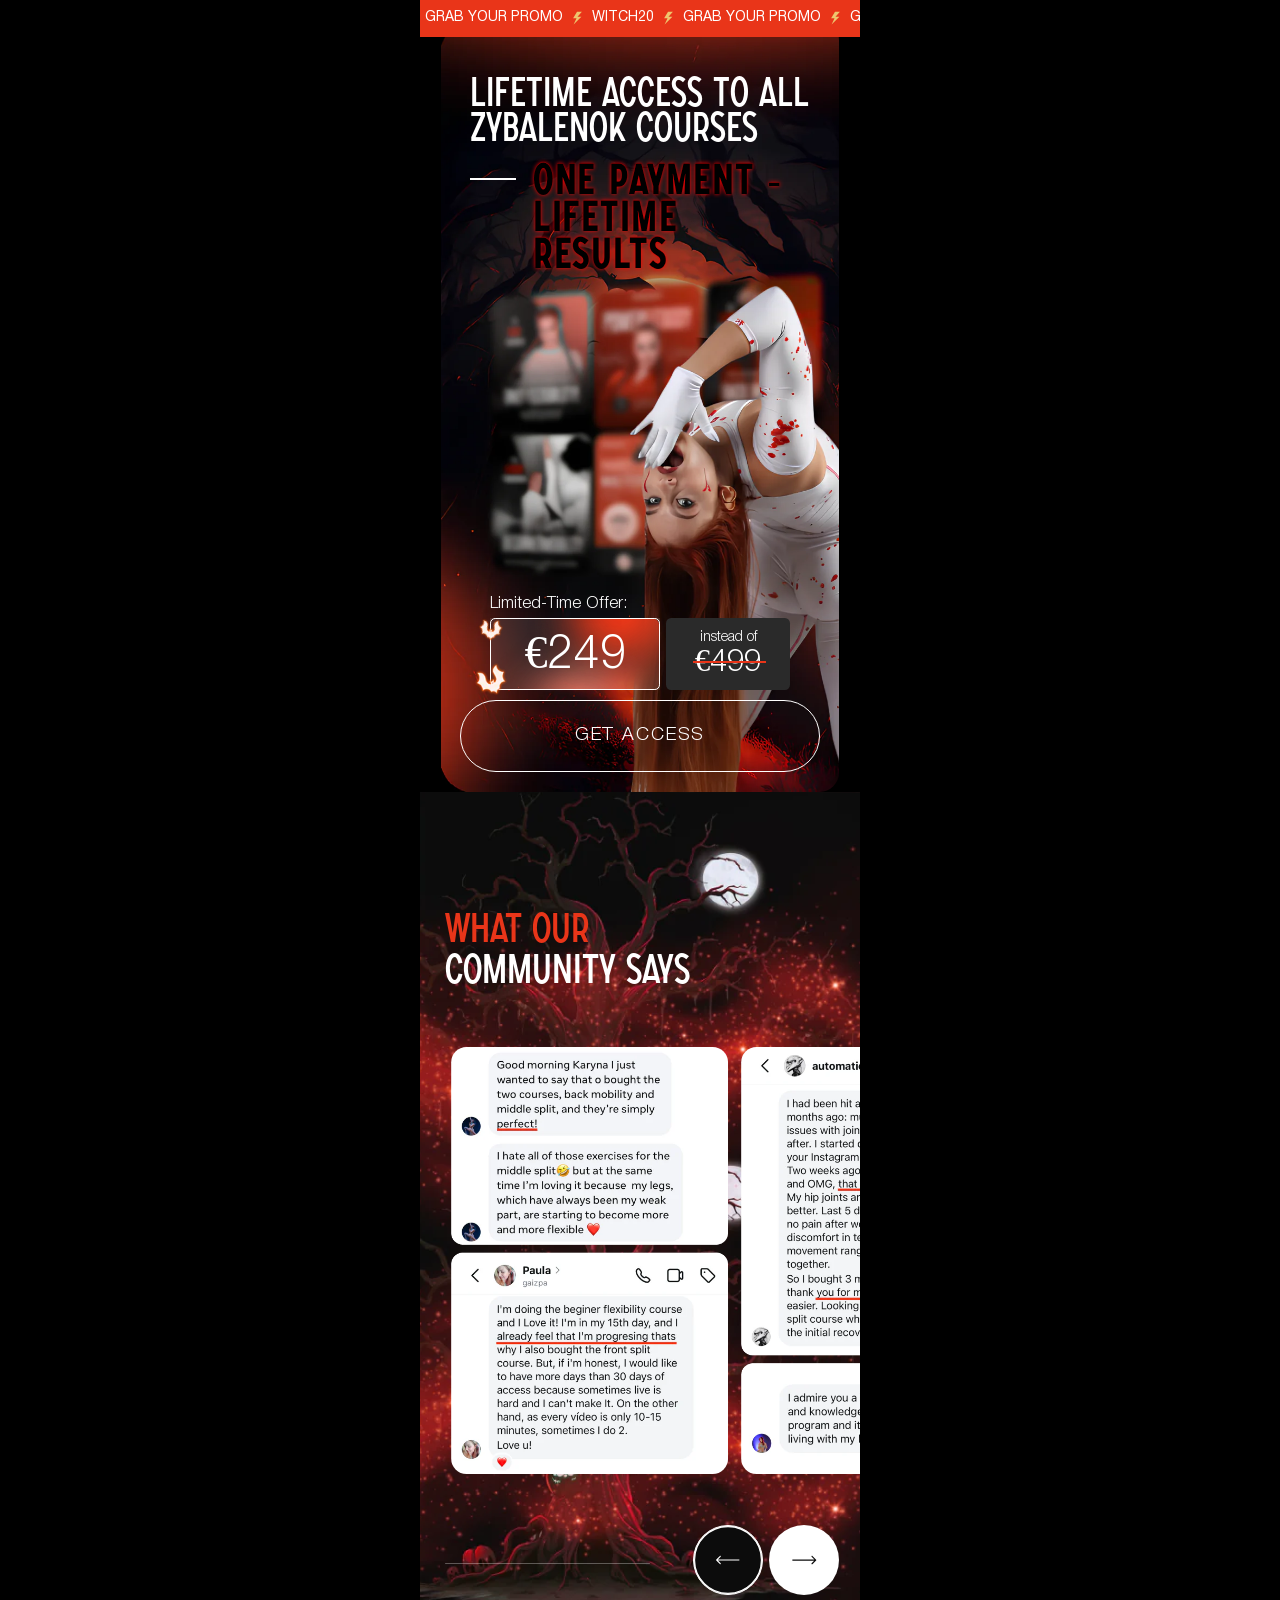
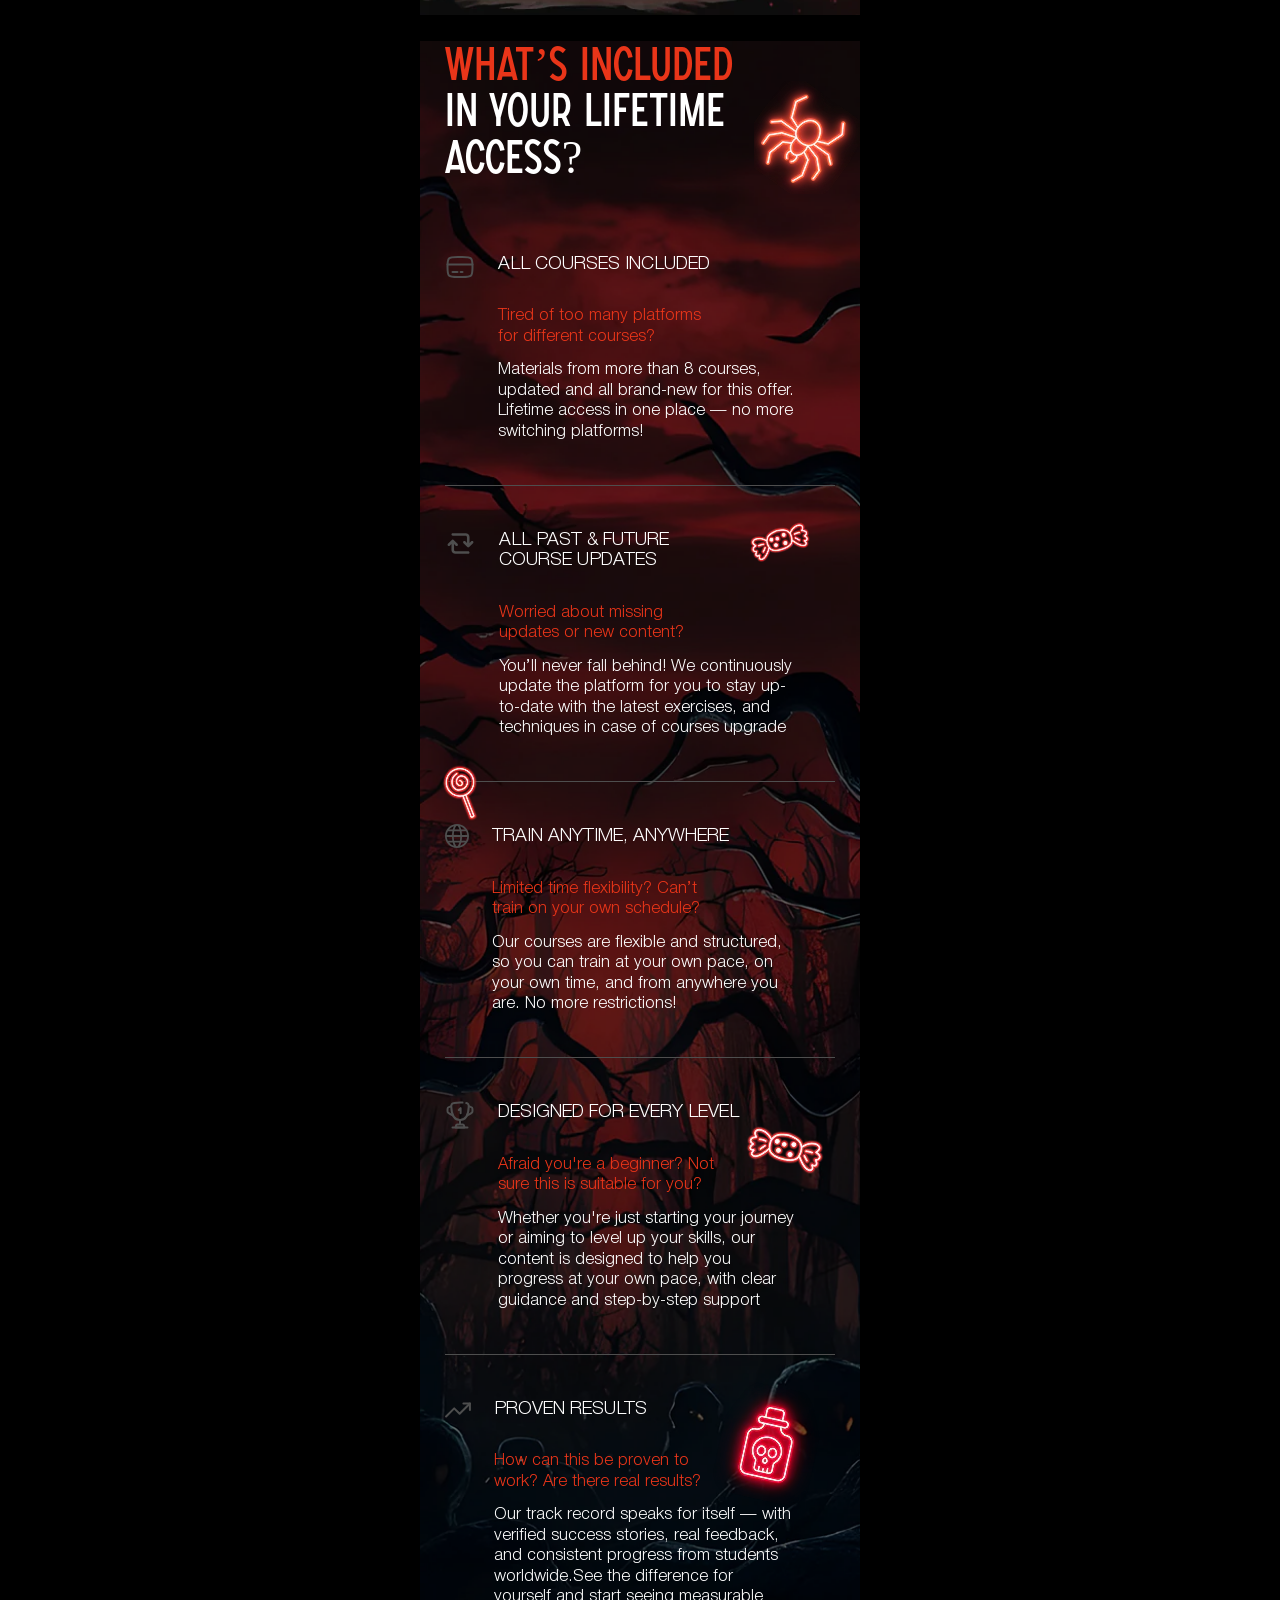
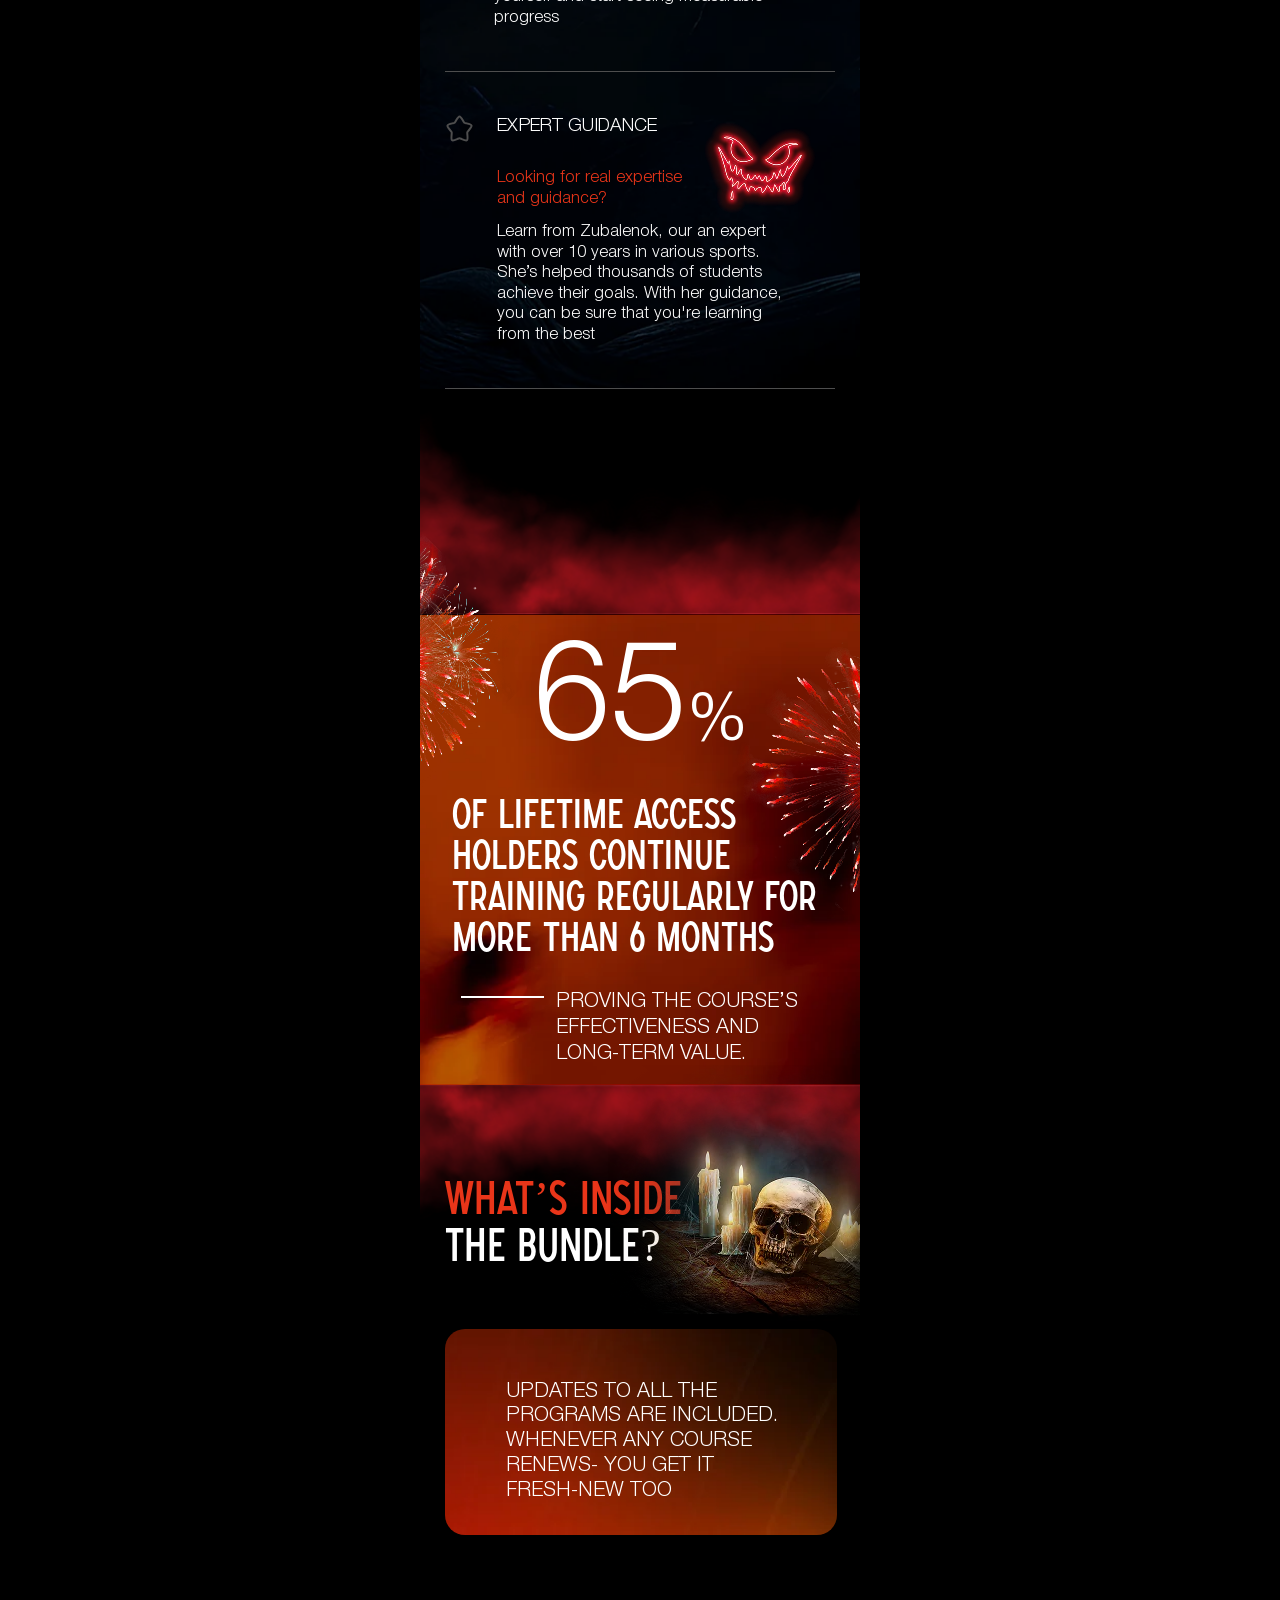
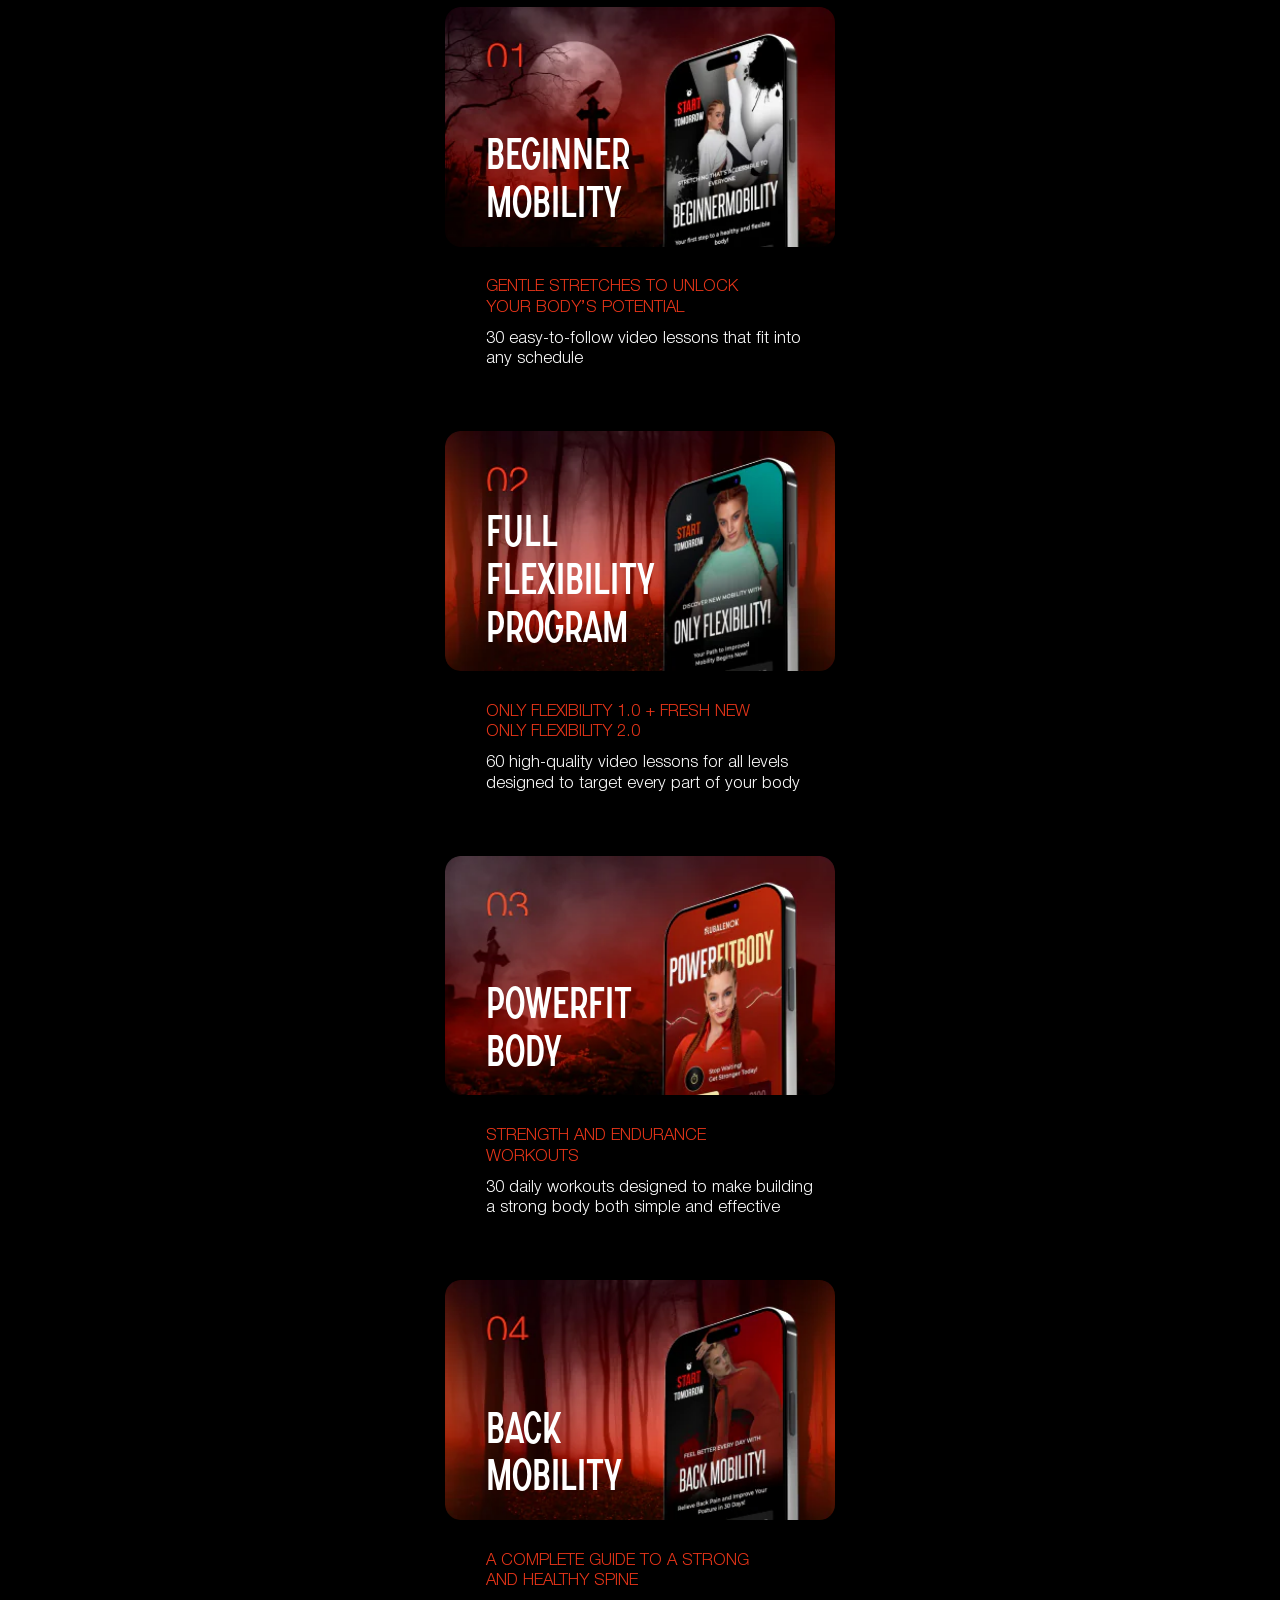
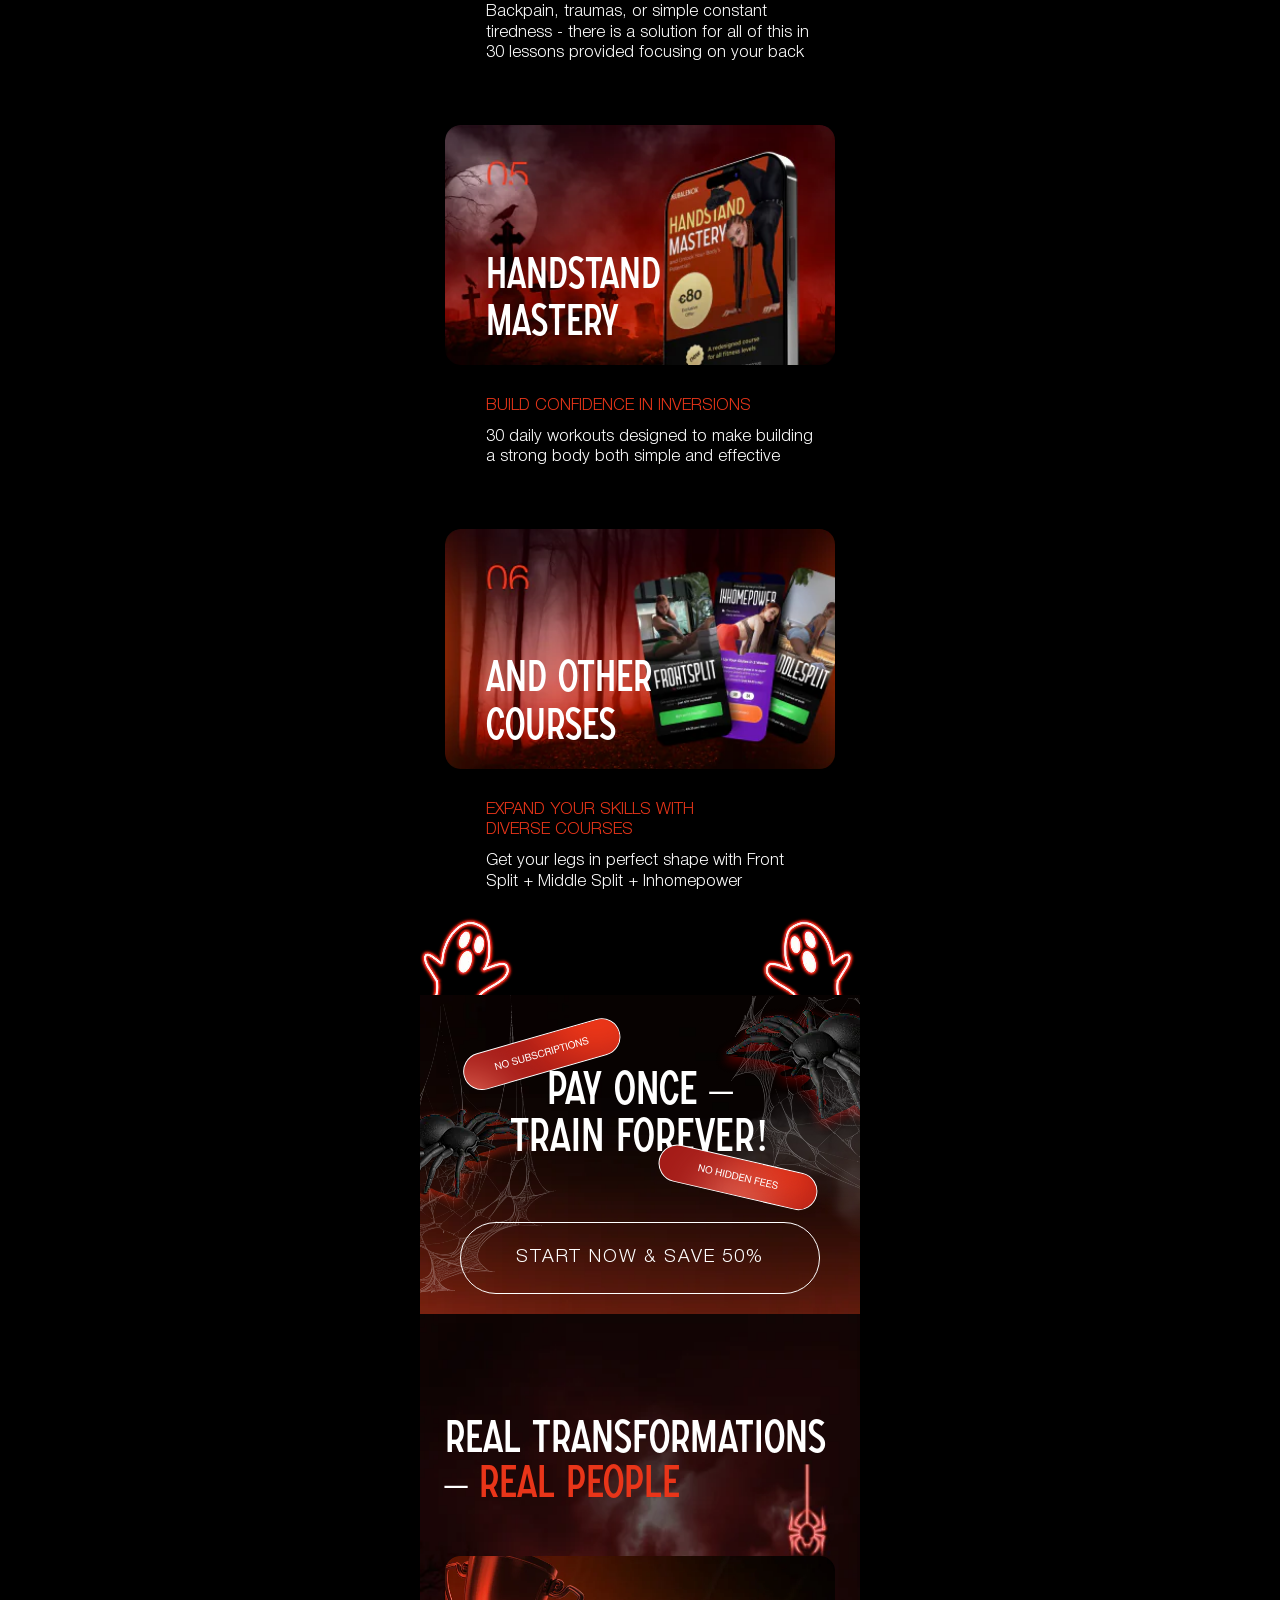
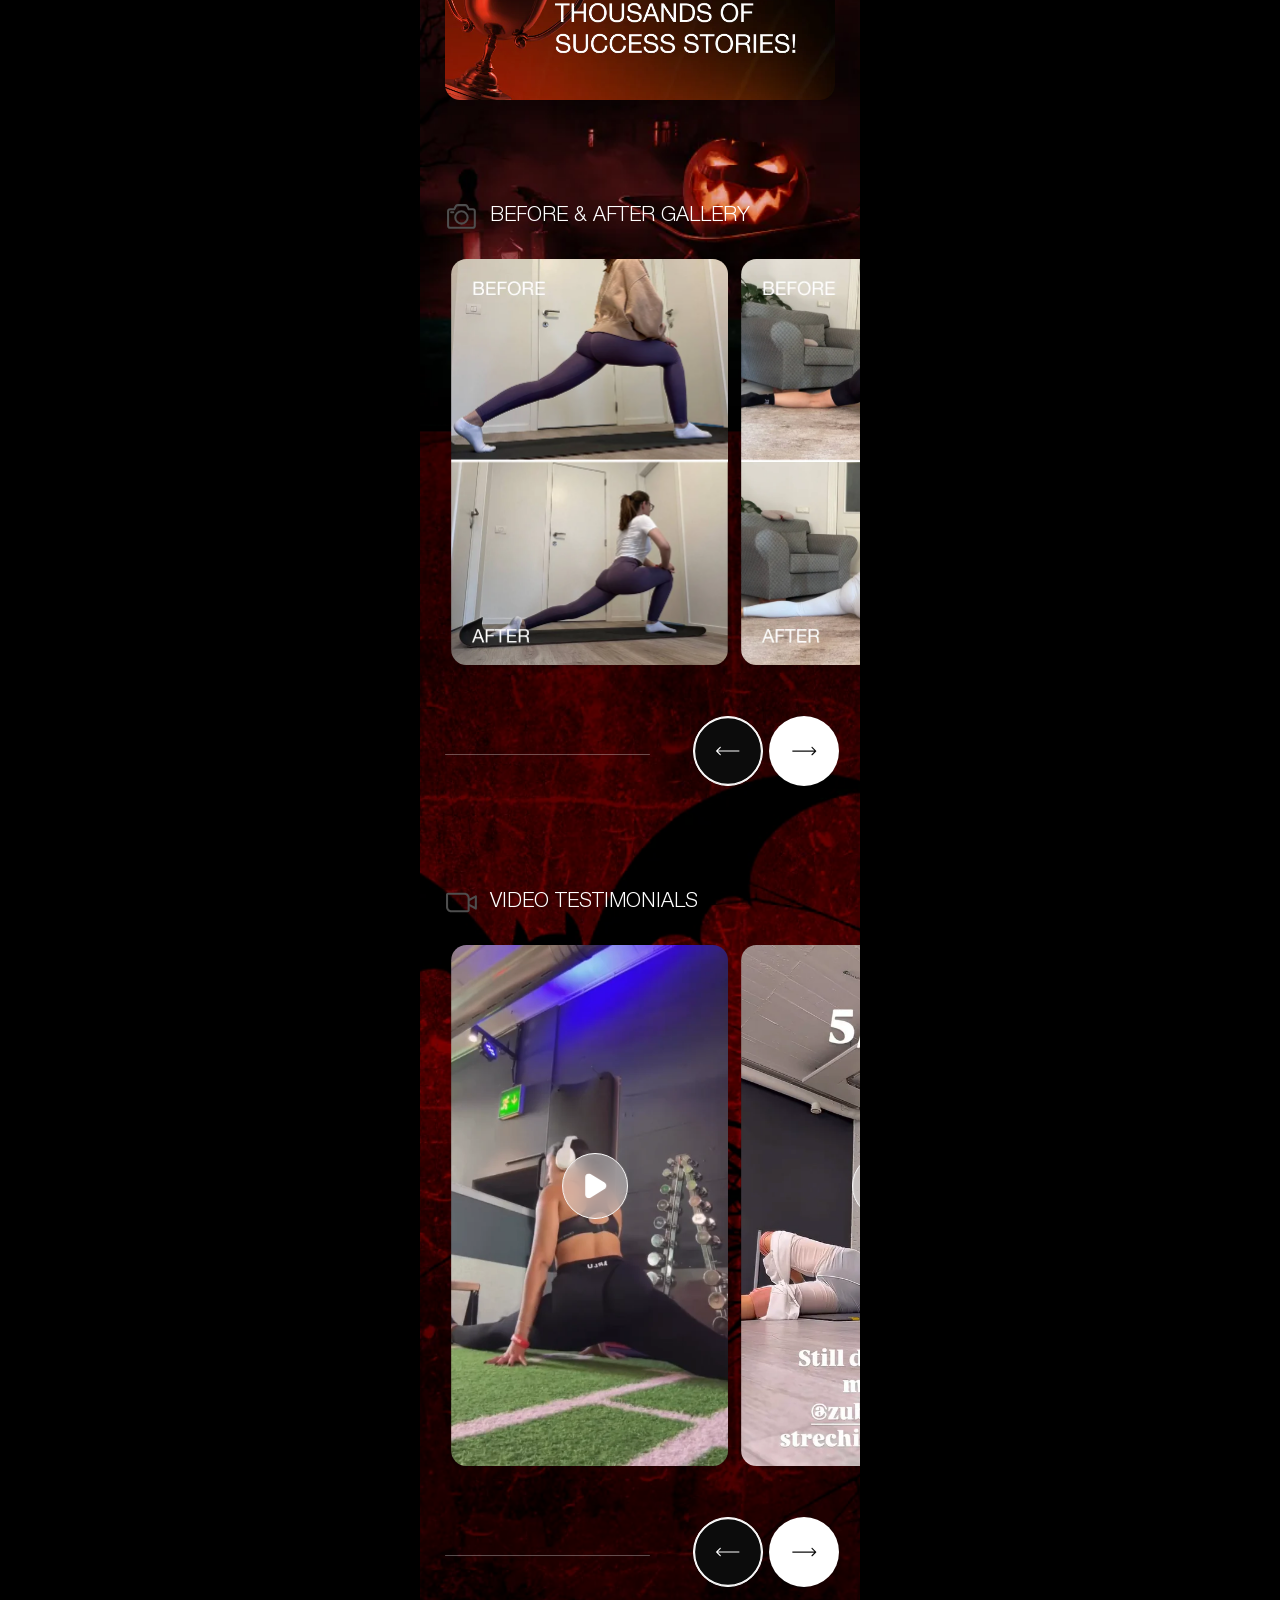
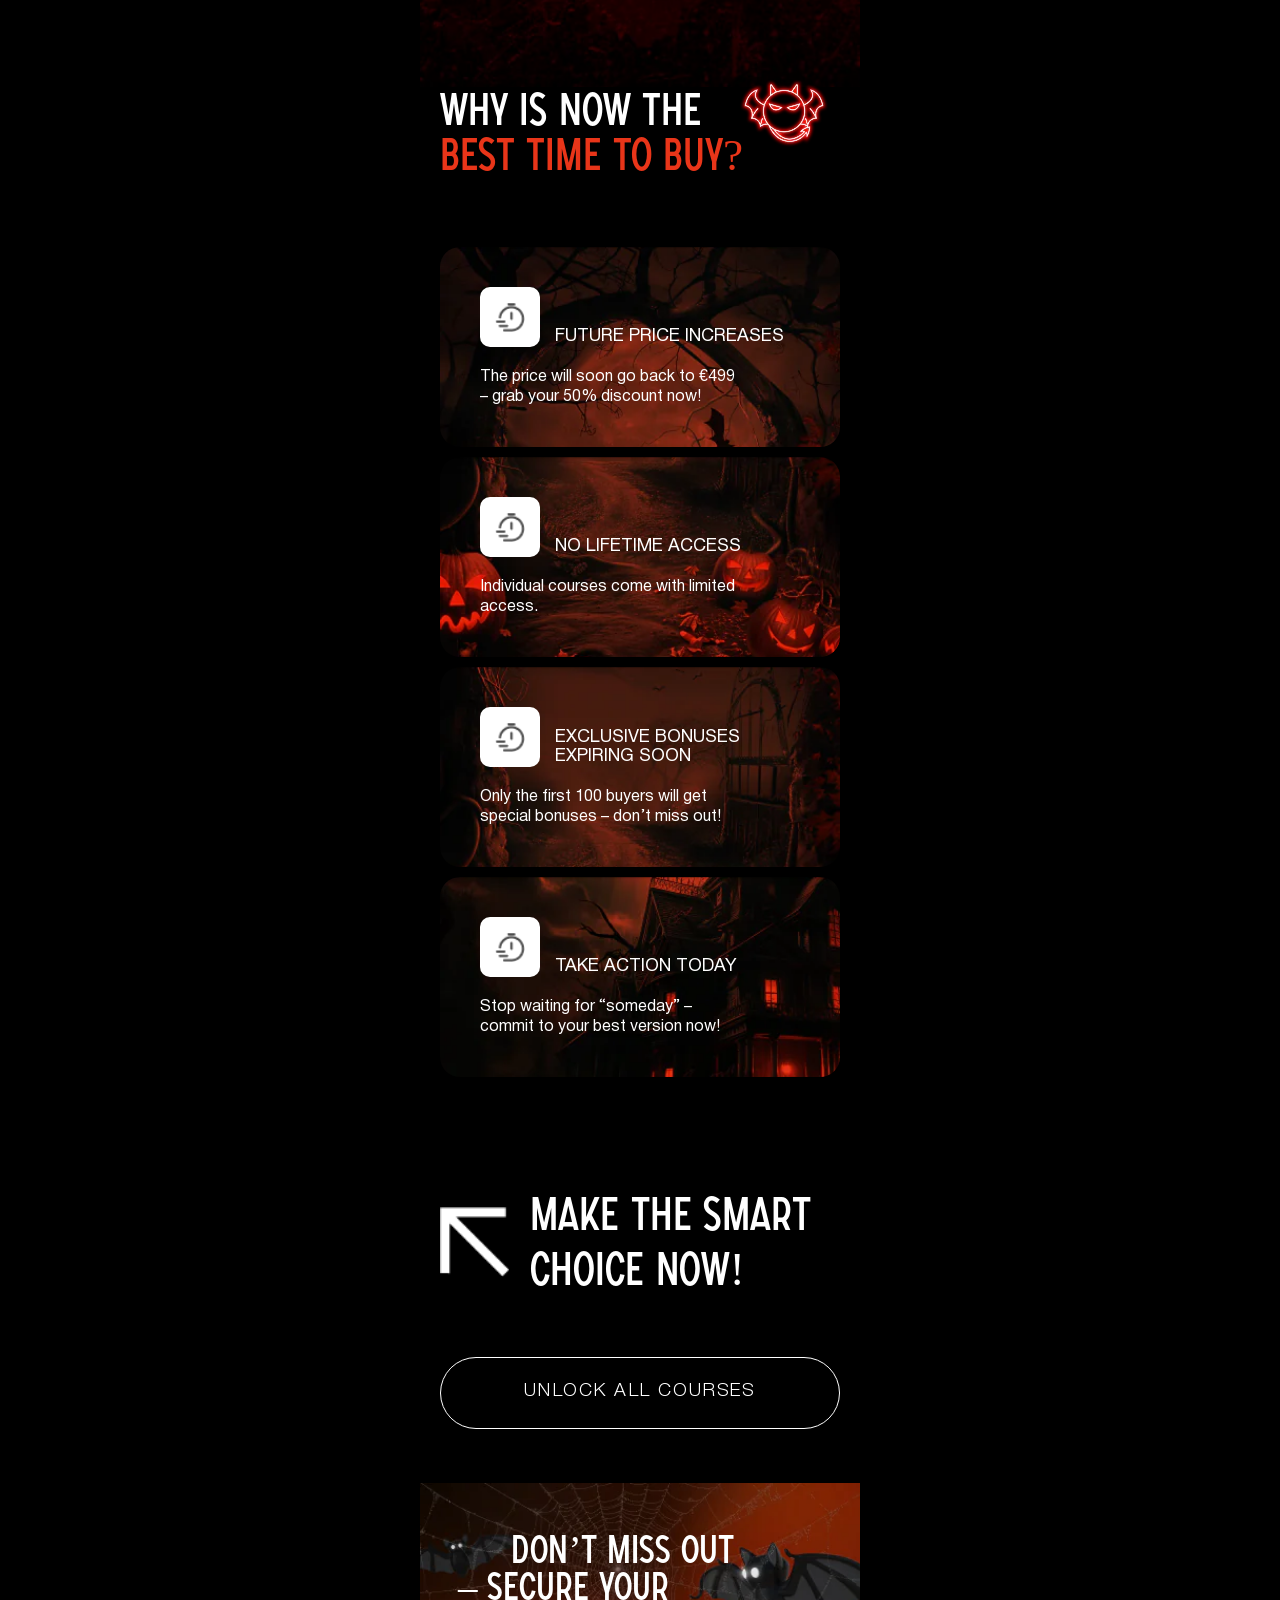
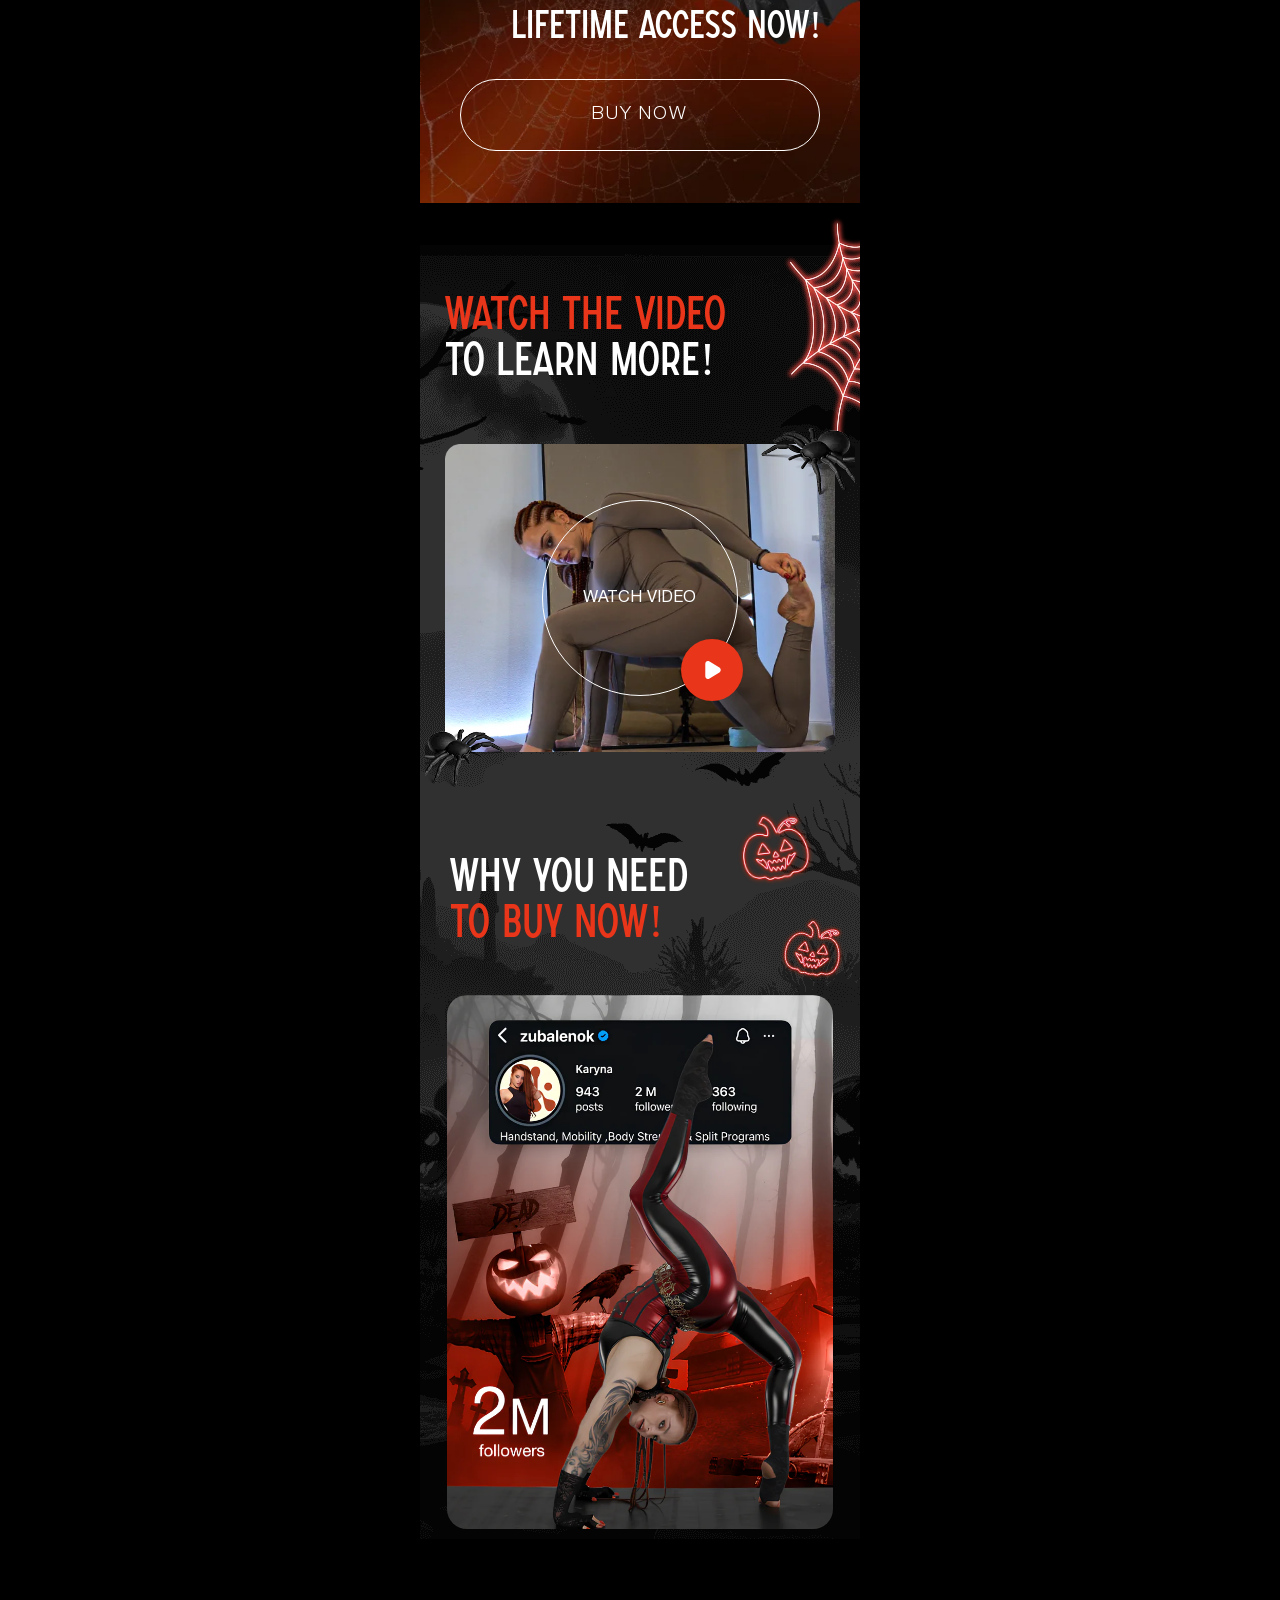
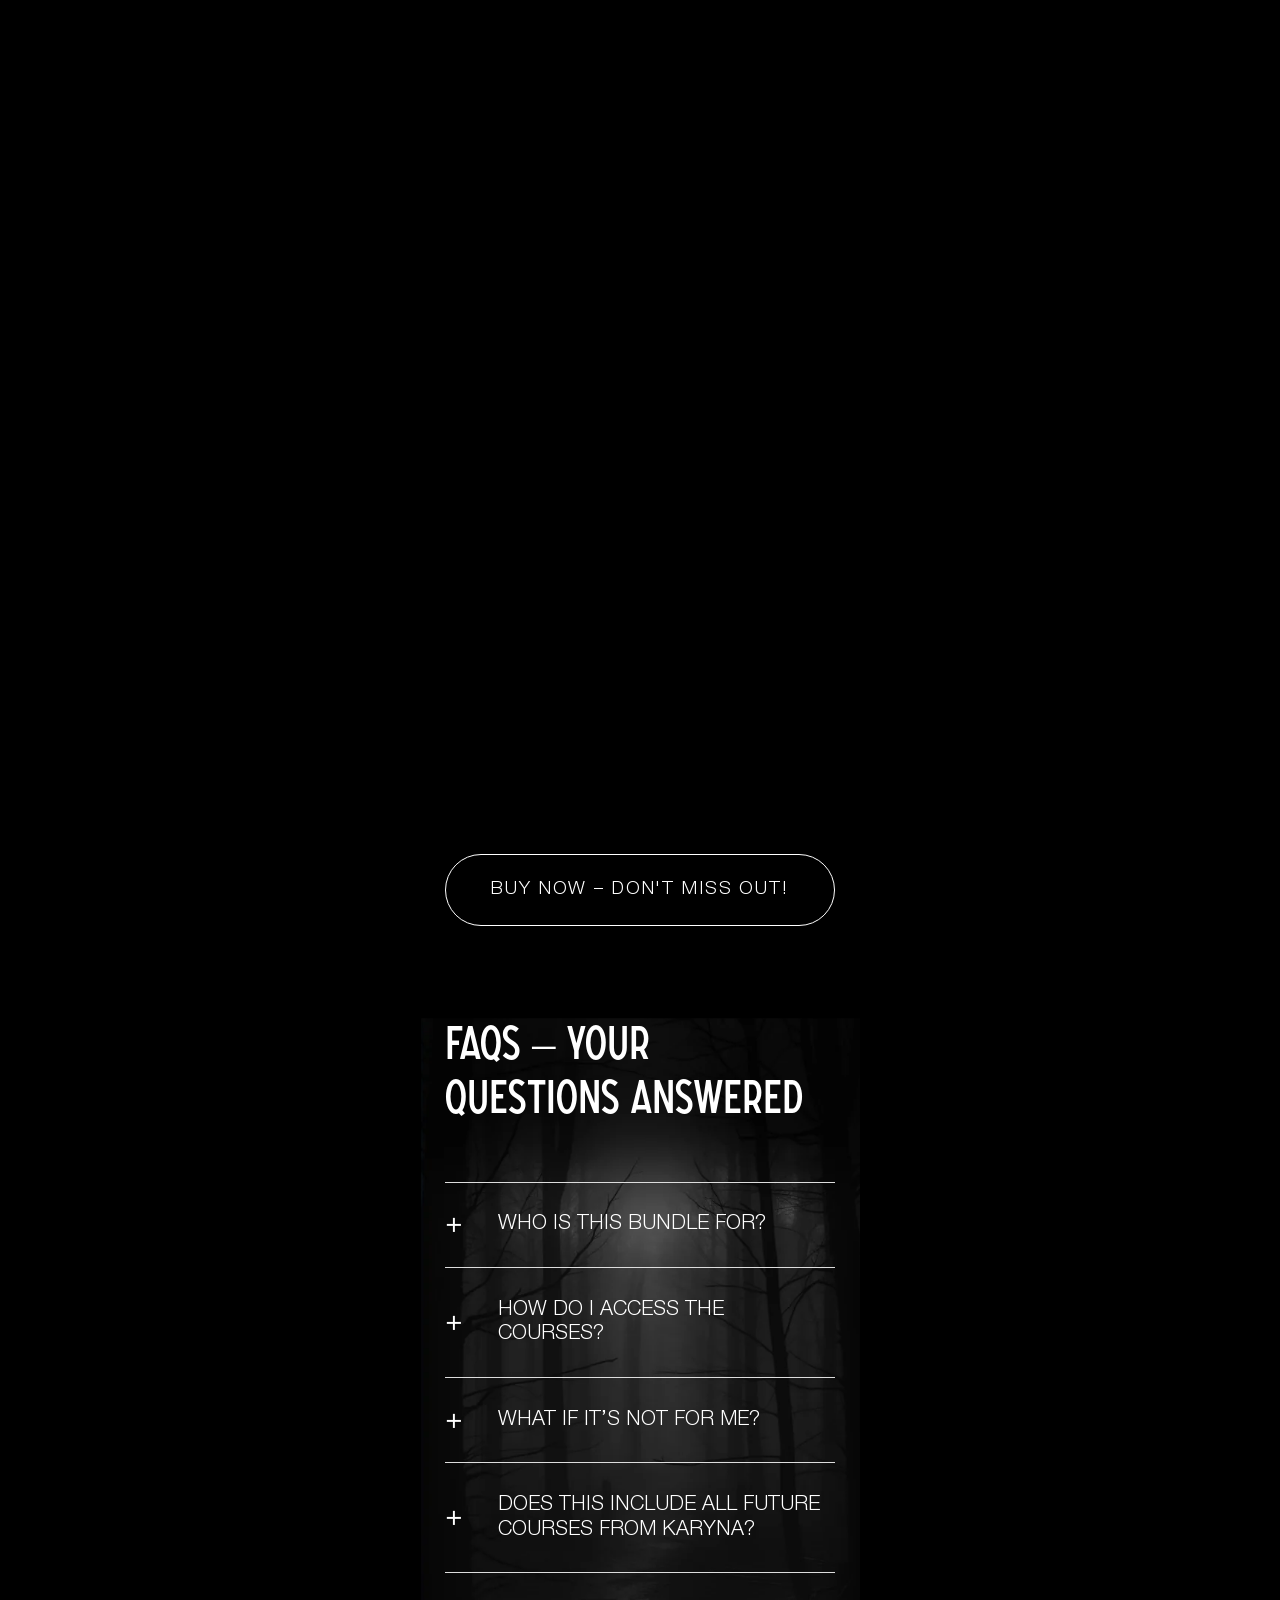
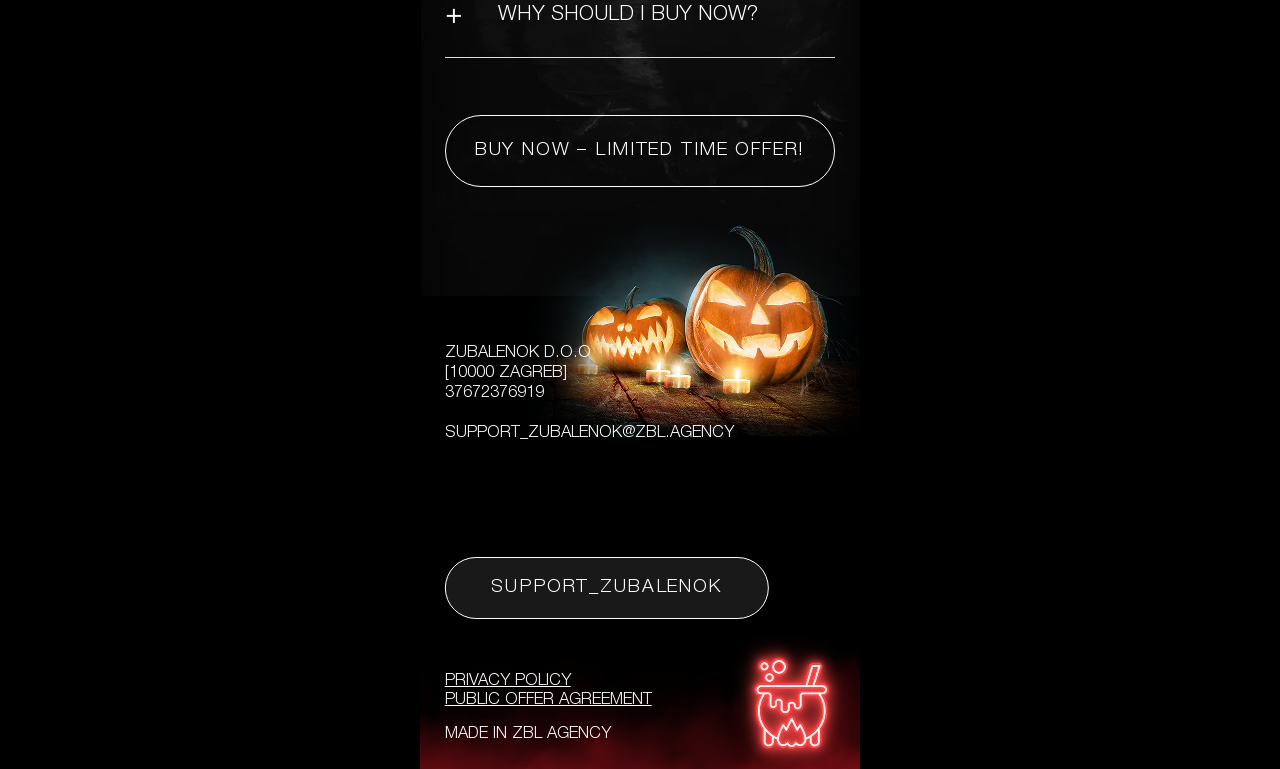
<file: index.html>
<!DOCTYPE html>
<html lang="en">

<head>

    <!-- Google tag (gtag.js) -->
    <script async src="https://www.googletagmanager.com/gtag/js?id=G-XNNQBEZTJV"></script>
    <script>
        window.dataLayer = window.dataLayer || [];
        function gtag() { dataLayer.push(arguments); }
        gtag('js', new Date());

        gtag('config', 'G-XNNQBEZTJV');
    </script>

    <meta charset="UTF-8">
    <meta http-equiv="X-UA-Compatible" content="IE=edge">
    <meta name="viewport" content="width=device-width, initial-scale=1.0">
    <link rel="preload" href="fonts/SONGERCondensed.woff2" as="font" type="font/woff2" crossorigin>
    <link rel="preload" href="images/header-bg-mob.webp" as="image" fetchpriority="high">
    <link rel="stylesheet" href="css/fonts.css">
    <link rel="stylesheet" href="css/style.css">
    <script src="js/index.js" defer=""></script>
    <link rel="stylesheet" href="css/fancybox.css">
    <link rel="icon" type="image/x-icon" href="images/fav.png">
    <script src="js/fancybox.umd.js" defer></script>
    <title>Lifetime access</title>

    <script type="text/javascript">
        (function (c, l, a, r, i, t, y) {
            c[a] = c[a] || function () { (c[a].q = c[a].q || []).push(arguments) };
            t = l.createElement(r); t.async = 1; t.src = "https://www.clarity.ms/tag/" + i;
            y = l.getElementsByTagName(r)[0]; y.parentNode.insertBefore(t, y);
        })(window, document, "clarity", "script", "ttp9h3cwqo");
    </script>
    
    
    
    
    <script src="https://web.cmp.usercentrics.eu/modules/autoblocker.js"></script>
    <script id="usercentrics-cmp" src="https://web.cmp.usercentrics.eu/ui/loader.js" data-settings-id="JAUs3lxnKOOwtG" async></script>
    
   

</head>

<body>

    <div>
        <header class="header" id="home">
            <div class="header__redLine">
                <div class="header__redLine-track">
                    <p class="header__redLine-item">
                        grab your promo
                    </p>
                    <svg width="9" height="14" viewBox="0 0 9 14" fill="none" xmlns="http://www.w3.org/2000/svg">
                        <path
                            d="M8.88537 0.840454L4.5 5.71319H8.39757L0.601911 13.5083L3.5256 7.17478H0.11525L4.01273 0.840454H8.88537Z"
                            fill="#EEC56E" />
                    </svg>
                    <p class="header__redLine-item">
                        WITCH20
                    </p>
                    <svg width="9" height="14" viewBox="0 0 9 14" fill="none" xmlns="http://www.w3.org/2000/svg">
                        <path
                            d="M8.88537 0.840454L4.5 5.71319H8.39757L0.601911 13.5083L3.5256 7.17478H0.11525L4.01273 0.840454H8.88537Z"
                            fill="#EEC56E" />
                    </svg>
                    <p class="header__redLine-item">
                        grab your promo
                    </p>
                    <svg width="9" height="14" viewBox="0 0 9 14" fill="none" xmlns="http://www.w3.org/2000/svg">
                        <path
                            d="M8.88537 0.840454L4.5 5.71319H8.39757L0.601911 13.5083L3.5256 7.17478H0.11525L4.01273 0.840454H8.88537Z"
                            fill="#EEC56E" />
                    </svg>
                    <p class="header__redLine-item">grab your promo

                    </p>
                    <svg width="9" height="14" viewBox="0 0 9 14" fill="none" xmlns="http://www.w3.org/2000/svg">
                        <path
                            d="M8.88537 0.840454L4.5 5.71319H8.39757L0.601911 13.5083L3.5256 7.17478H0.11525L4.01273 0.840454H8.88537Z"
                            fill="#EEC56E" />
                    </svg>
                    <p class="header__redLine-item">WITCH20</p>
                    <svg width="9" height="14" viewBox="0 0 9 14" fill="none" xmlns="http://www.w3.org/2000/svg">
                        <path
                            d="M8.88537 0.840454L4.5 5.71319H8.39757L0.601911 13.5083L3.5256 7.17478H0.11525L4.01273 0.840454H8.88537Z"
                            fill="#EEC56E" />
                    </svg>
                    <p class="header__redLine-item">

                        grab your promo
                    </p>
                    <svg width="9" height="14" viewBox="0 0 9 14" fill="none" xmlns="http://www.w3.org/2000/svg">
                        <path
                            d="M8.88537 0.840454L4.5 5.71319H8.39757L0.601911 13.5083L3.5256 7.17478H0.11525L4.01273 0.840454H8.88537Z"
                            fill="#EEC56E" />
                    </svg>
                    <p class="header__redLine-item">
                        WITCH20
                    </p>
                    <p class="header__redLine-item">
                        grab your promo

                    </p>
                    <svg width="9" height="14" viewBox="0 0 9 14" fill="none" xmlns="http://www.w3.org/2000/svg">
                        <path
                            d="M8.88537 0.840454L4.5 5.71319H8.39757L0.601911 13.5083L3.5256 7.17478H0.11525L4.01273 0.840454H8.88537Z"
                            fill="#EEC56E" />
                    </svg>
                    <p class="header__redLine-item">
                        WITCH20
                    </p>
                    <p class="header__redLine-item">

                        grab your promo
                    </p>
                    <svg width="9" height="14" viewBox="0 0 9 14" fill="none" xmlns="http://www.w3.org/2000/svg">
                        <path
                            d="M8.88537 0.840454L4.5 5.71319H8.39757L0.601911 13.5083L3.5256 7.17478H0.11525L4.01273 0.840454H8.88537Z"
                            fill="#EEC56E" />
                    </svg>
                    <!-- дублюємо для плавної безкінечності -->
                    <p class="header__redLine-item">grab your promo
                        <svg width="9" height="14" viewBox="0 0 9 14" fill="none" xmlns="http://www.w3.org/2000/svg">
                            <path
                                d="M8.88537 0.840454L4.5 5.71319H8.39757L0.601911 13.5083L3.5256 7.17478H0.11525L4.01273 0.840454H8.88537Z"
                                fill="#EEC56E" />
                        </svg>
                    </p>
                    <p class="header__redLine-item">WITCH20</p>
                    <p class="header__redLine-item">
                        <svg width="9" height="14" viewBox="0 0 9 14" fill="none" xmlns="http://www.w3.org/2000/svg">
                            <path
                                d="M8.88537 0.840454L4.5 5.71319H8.39757L0.601911 13.5083L3.5256 7.17478H0.11525L4.01273 0.840454H8.88537Z"
                                fill="#EEC56E" />
                        </svg>
                        grab your promo
                    </p>
                    <p class="header__redLine-item">
                        WITCH20
                    </p>
                </div>
            </div>

            <div class="header-bg-wrap">
                <div class="title-wrap">
                    <h3 class="header-title">Lifetime Access to All Zybalenok Courses</h3>
                </div>
                <div class="header-second-title">
                    <div class="header-line"></div>
                    <h2 class="second-title">
                        One payment - lifetime results
                    </h2>
                </div>
                <div class="header-btn-wrap">
                    <div class="header-btn-item">
                        <img src="images/mouse.svg" alt="">
                        <a class="sp_popup_d7b6f43a-d225-4db5-81a7-daa7d8dde70b">
                            <div class="btn sp_popup_d7b6f43a-d225-4db5-81a7-daa7d8dde70b">get access</div>
                        </a>
                    </div>
                    <div class="header-price-wrap">

                        <p>Limited-Time Offer:</p>
                        <div class="header-price-new-old">
                            <div class="price-new-bg">
                                <div class="header-price-wrap-icons">
                                    <img class="header-price-wrap-icons-top" src="./images/icons/btm.webp" alt="">
                                    <img class="header-price-wrap-icons-bottom" src="./images/icons/btm.webp" alt="">
                                </div>
                                <div class="price-new">€249</div>
                            </div>
                            <div class="price-old">instead of
                                <span>€499</span>
                            </div>
                        </div>
                    </div>
                </div>
            </div>
        </header>
        <section class="slider-bg">
            <div class="container slider-cont">
                <div class="slider-wrapper">
                    <div class="slider-container slider-margin">
                        <p class="slider-title"><span style="color: #e93519;">What Our</span> Community Says</p>

                        <div class="slider">
                            <div class="slide">
                                <div class="image-box">
                                    <img loading="lazy" decoding="async" src="images/slide-12.webp" alt="Before">
                                </div>
                            </div>
                            <div class="slide">
                                <div class="image-box">
                                    <img loading="lazy" decoding="async" src="images/slide-13.webp" alt="Before">

                                </div>
                            </div>
                            <div class="slide">
                                <div class="image-box">
                                    <img loading="lazy" decoding="async" src="images/slide-14.webp" alt="Before">
                                </div>
                            </div>
                            <div class="slide">
                                <div class="image-box">
                                    <img loading="lazy" decoding="async" src="images/slide-15.webp" alt="Before">
                                </div>
                            </div>
                            <div class="slide">
                                <div class="image-box">
                                    <img loading="lazy" decoding="async" src="images/slide-16.webp" alt="Before">
                                </div>
                            </div>
                            <div class="slide">
                                <div class="image-box">
                                    <img loading="lazy" decoding="async" src="images/slide-23.webp" alt="Before">
                                </div>
                            </div>

                        </div>
                        <div class="slider-btn-wrapper">
                            <div class="progress-bar-container">
                                <div class="progress-bar" id="progress-bar"></div>
                            </div>
                            <div class="slider-buttons">
                                <button id="prev"></button>
                                <button id="next"></button>
                            </div>
                        </div>
                    </div>
                </div>
            </div>
        </section>
        <section class="container c2-wrapperEditional">
            <div class="c2-wrap-wrapper">
                <h3 class="title c2-title"><span style="color: #e93519;">What’s Included<br></span>
                    in Your Lifetime Access?</h3>
                <img loading="lazy" decoding="async" src="./images/icons/icon-1.webp" class="c2-icon c2-icon-1" alt="icon-1">
                <div class="c2-wrapper">
                    <div class="c2-wrap">
                        <div class="c2-item">
                            <svg width="30" height="30" viewBox="0 0 30 30" fill="none"
                                xmlns="http://www.w3.org/2000/svg">
                                <path
                                    d="M2.5 15C2.5 10.286 2.5 7.92894 3.96446 6.46446C5.42894 5 7.78595 5 12.5 5H17.5C22.214 5 24.5711 5 26.0355 6.46446C27.5 7.92894 27.5 10.286 27.5 15C27.5 19.714 27.5 22.0711 26.0355 23.5355C24.5711 25 22.214 25 17.5 25H12.5C7.78595 25 5.42894 25 3.96446 23.5355C2.5 22.0711 2.5 19.714 2.5 15Z"
                                    stroke="#4E4E4E" stroke-width="2"></path>
                                <path d="M12.5 20H7.5" stroke="#4E4E4E" stroke-width="2" stroke-linecap="round"></path>
                                <path d="M17.5 20H15.625" stroke="#4E4E4E" stroke-width="2" stroke-linecap="round">
                                </path>
                                <path d="M2.5 12.5H27.5" stroke="#4E4E4E" stroke-width="2" stroke-linecap="round">
                                </path>
                            </svg>
                            <div class="c2-text-wrap">
                                <p class="c2-title-text">All Courses Included</p>
                                <p class="c2-red-text">Tired of too many platforms<br> for different courses?</p>
                                <p class="c2-second-text">Materials from more than 8 courses, updated and all brand-new
                                    for this offer. Lifetime access in one place — no more switching platforms!</p>
                                <div class="c2-line"></div>
                            </div>

                        </div>
                        <div class="c2-item">
                            <svg width="31" height="31" viewBox="0 0 31 31" fill="none"
                                xmlns="http://www.w3.org/2000/svg">
                                <path
                                    d="M23.25 23.2498H10.3333C9.99072 23.2498 9.66218 23.1137 9.41994 22.8715C9.17771 22.6293 9.04162 22.3007 9.04162 21.9581V16.0294L10.7079 17.7086C10.8279 17.8296 10.9708 17.9257 11.1282 17.9913C11.2856 18.0569 11.4544 18.0906 11.625 18.0906C11.7955 18.0906 11.9643 18.0569 12.1217 17.9913C12.2791 17.9257 12.422 17.8296 12.542 17.7086C12.6631 17.5885 12.7592 17.4456 12.8248 17.2882C12.8903 17.1308 12.9241 16.962 12.9241 16.7915C12.9241 16.621 12.8903 16.4521 12.8248 16.2947C12.7592 16.1373 12.6631 15.9945 12.542 15.8744L8.66704 11.9994C8.54149 11.8853 8.39732 11.7936 8.24079 11.7281C8.08617 11.6598 7.919 11.6245 7.74995 11.6245C7.58091 11.6245 7.41373 11.6598 7.25912 11.7281C7.10259 11.7936 6.95842 11.8853 6.83287 11.9994L2.95787 15.8744C2.71465 16.1176 2.578 16.4475 2.578 16.7915C2.578 17.1355 2.71465 17.4653 2.95787 17.7086C3.2011 17.9518 3.53098 18.0884 3.87495 18.0884C4.21893 18.0884 4.54881 17.9518 4.79204 17.7086L6.45829 16.0294V21.9581C6.45829 22.9859 6.86655 23.9715 7.59325 24.6982C8.31995 25.4249 9.30557 25.8331 10.3333 25.8331H23.25C23.5925 25.8331 23.9211 25.6971 24.1633 25.4548C24.4055 25.2126 24.5416 24.884 24.5416 24.5415C24.5416 24.1989 24.4055 23.8704 24.1633 23.6281C23.9211 23.3859 23.5925 23.2498 23.25 23.2498Z"
                                    fill="#4E4E4E"></path>
                                <path
                                    d="M28.0421 13.2911C27.922 13.17 27.7792 13.0739 27.6218 13.0084C27.4644 12.9428 27.2956 12.909 27.125 12.909C26.9545 12.909 26.7857 12.9428 26.6283 13.0084C26.4709 13.0739 26.328 13.17 26.208 13.2911L24.5417 14.9703V9.0415C24.5417 8.01379 24.1334 7.02817 23.4067 6.30147C22.68 5.57476 21.6944 5.1665 20.6667 5.1665H7.75004C7.40747 5.1665 7.07893 5.30259 6.83669 5.54482C6.59446 5.78706 6.45837 6.1156 6.45837 6.45817C6.45837 6.80074 6.59446 7.12928 6.83669 7.37152C7.07893 7.61375 7.40747 7.74984 7.75004 7.74984H20.6667C21.0093 7.74984 21.3378 7.88592 21.5801 8.12816C21.8223 8.37039 21.9584 8.69893 21.9584 9.0415V14.9703L20.2921 13.2911C20.0489 13.0479 19.719 12.9112 19.375 12.9112C19.0311 12.9112 18.7012 13.0479 18.458 13.2911C18.2147 13.5343 18.0781 13.8642 18.0781 14.2082C18.0781 14.5521 18.2147 14.882 18.458 15.1253L22.333 19.0003C22.4585 19.1143 22.6027 19.2061 22.7592 19.2715C22.9138 19.3398 23.081 19.3751 23.25 19.3751C23.4191 19.3751 23.5863 19.3398 23.7409 19.2715C23.8974 19.2061 24.0416 19.1143 24.1671 19.0003L28.0421 15.1253C28.1632 15.0052 28.2593 14.8623 28.3249 14.7049C28.3904 14.5475 28.4242 14.3787 28.4242 14.2082C28.4242 14.0377 28.3904 13.8688 28.3249 13.7114C28.2593 13.554 28.1632 13.4112 28.0421 13.2911Z"
                                    fill="#4E4E4E"></path>
                            </svg>
                            <div class="c2-text-wrap">
                                <p class="c2-title-text">All Past & Future<br> Course Updates</p>
                                <p class="c2-red-text">Worried about missing<br> updates or new content?</p>
                                <p class="c2-second-text">You’ll never fall behind! We continuously update the platform
                                    for you to stay up-to-date with the latest exercises, and techniques in case of
                                    courses upgrade</p>
                                <div class="c2-line"></div>
                            </div>
                            <img loading="lazy" decoding="async" src="./images/icons/icon-2.webp" class="c2-icon c2-icon-2" alt="icon-2">
                        </div>
                        <div class="c2-item">
                            <svg width="24" height="24" viewBox="0 0 24 24" fill="none"
                                xmlns="http://www.w3.org/2000/svg">
                                <g clip-path="url(#clip0_1984_118)">
                                    <path
                                        d="M12 0C5.383 0 0 5.383 0 12C0 18.617 5.383 24.0004 12 24.0004C18.617 24.0004 24 18.617 24 12C24 5.383 18.617 0 12 0ZM21.096 16.6878H16.6194C16.8257 15.4643 16.9496 14.1726 16.9884 12.8817H22.1964C22.0796 14.2436 21.6951 15.5291 21.096 16.6878ZM12 22.2365C11.2241 22.2365 10.2445 20.8522 9.56641 18.4508H14.4336C13.7555 20.8526 12.7759 22.2365 12 22.2365ZM9.16301 16.6878C8.95801 15.56 8.81913 14.2859 8.77725 12.8817H15.2223C15.1804 14.2859 15.0416 15.5596 14.8365 16.6878H9.16301ZM1.80403 12.8817H7.01157C7.05037 14.1726 7.17425 15.4643 7.38058 16.6878H2.90444C2.3053 15.5291 1.92086 14.2436 1.80403 12.8817ZM2.90444 7.31268H7.38102C7.17469 8.53609 7.05081 9.8274 7.01201 11.1183H1.80403C1.92086 9.75642 2.3053 8.47085 2.90444 7.31268ZM12 1.76347C12.7759 1.76347 13.7555 3.14736 14.4336 5.54921H9.56641C10.2445 3.14736 11.2241 1.76347 12 1.76347ZM14.837 7.31268C15.042 8.44043 15.1809 9.71409 15.2227 11.1183H8.77725C8.81913 9.71409 8.95801 8.44043 9.16301 7.31268H14.837ZM16.9884 11.1183C16.9496 9.8274 16.8257 8.53609 16.6194 7.31268H21.096C21.6951 8.47085 22.0796 9.75642 22.1964 11.1183H16.9884ZM19.9409 5.54921H16.2513C15.9277 4.26893 15.5018 3.12135 14.9772 2.20655C16.9492 2.80701 18.6699 3.98765 19.9409 5.54921ZM9.02281 2.20655C8.49818 3.12179 8.0723 4.26937 7.74871 5.54921H4.05908C5.3301 3.98765 7.05081 2.80701 9.02281 2.20655ZM4.05952 18.4512H7.74871C8.0723 19.7315 8.49818 20.8786 9.02281 21.7939C7.05081 21.193 5.3301 20.0123 4.05952 18.4512ZM14.9772 21.7939C15.5018 20.8786 15.9277 19.7311 16.2513 18.4512H19.9409C18.6699 20.0128 16.9492 21.1934 14.9772 21.7939Z"
                                        fill="#4E4E4E"></path>
                                </g>
                                <defs>
                                    <clipPath id="clip0_1984_118">
                                        <rect width="24" height="24" fill="white"></rect>
                                    </clipPath>
                                </defs>
                            </svg>
                            <div class="c2-text-wrap">
                                <p class="c2-title-text">Train Anytime, Anywhere</p>
                                <p class="c2-red-text">Limited time flexibility? Can’t<br> train on your own schedule?
                                </p>
                                <p class="c2-second-text">Our courses are flexible and structured, so you can train at
                                    your own pace, on your own time, and from anywhere you are. No more restrictions!
                                </p>
                                <div class="c2-line"></div>
                            </div>
                            <img loading="lazy" decoding="async" src="./images/icons/icon-3.webp" class="c2-icon c2-icon-3" alt="icon-3">
                        </div>
                    </div>
                    <div class="c2-wrap">
                        <div class="c2-item">
                            <svg width="30" height="30" viewBox="0 0 30 30" fill="none"
                                xmlns="http://www.w3.org/2000/svg">
                                <path d="M13.75 10L15.625 8.125V13.125" stroke="#4E4E4E" stroke-width="2"
                                    stroke-linecap="round" stroke-linejoin="round"></path>
                                <path
                                    d="M23.75 6.25L24.9358 6.64526C26.1734 7.05779 26.7921 7.26405 27.146 7.7551C27.5 8.24615 27.5 8.89841 27.4999 10.2029V10.2936C27.4999 11.3695 27.4999 11.9075 27.2409 12.3476C26.9819 12.7877 26.5116 13.049 25.5711 13.5715L21.875 15.625"
                                    stroke="#4E4E4E" stroke-width="2"></path>
                                <path
                                    d="M6.24993 6.25L5.06415 6.64526C3.82658 7.05779 3.20779 7.26405 2.85388 7.7551C2.49995 8.24615 2.49996 8.89841 2.5 10.2029V10.2936C2.50004 11.3695 2.50005 11.9075 2.75904 12.3476C3.01801 12.7877 3.48829 13.049 4.42881 13.5715L8.12492 15.625"
                                    stroke="#4E4E4E" stroke-width="2"></path>
                                <path d="M15 20V23.75" stroke="#4E4E4E" stroke-width="2" stroke-linecap="round"></path>
                                <path
                                    d="M19.375 27.5H10.625L11.049 25.3799C11.1659 24.7956 11.6789 24.375 12.2748 24.375H17.7252C18.3211 24.375 18.8341 24.7956 18.951 25.3799L19.375 27.5Z"
                                    stroke="#4E4E4E" stroke-width="2" stroke-linecap="round" stroke-linejoin="round">
                                </path>
                                <path d="M22.5 27.5H7.5" stroke="#4E4E4E" stroke-width="2" stroke-linecap="round">
                                </path>
                                <path
                                    d="M21.2501 3.06996C22.177 3.24684 22.7265 3.44124 23.2012 4.02604C23.796 4.75841 23.7645 5.54998 23.7016 7.13309C23.4757 12.8244 22.2002 20 15.0004 20C7.80038 20 6.52491 12.8244 6.29896 7.13309C6.23611 5.54998 6.20468 4.75841 6.79933 4.02604C7.39397 3.29367 8.10568 3.17359 9.52909 2.93343C10.9342 2.69636 12.7709 2.5 15.0004 2.5C15.8981 2.5 16.7322 2.53185 17.5001 2.58536"
                                    stroke="#4E4E4E" stroke-width="2" stroke-linecap="round"></path>
                            </svg>
                            <div class="c2-text-wrap">
                                <p class="c2-title-text">Designed for Every Level</p>
                                <p class="c2-red-text">Afraid you're a beginner? Not<br> sure this is suitable for you?
                                </p>
                                <p class="c2-second-text">Whether you're just starting your journey or aiming to level
                                    up your skills, our content is designed to help you progress at your own pace, with
                                    clear guidance and step-by-step support</p>
                                <div class="c2-line"></div>
                            </div>
                            <img loading="lazy" decoding="async" src="./images/icons/icon-4.webp" class="c2-icon c2-icon-4" alt="icon-4">
                        </div>
                        <div class="c2-item">
                            <svg width="26" height="26" viewBox="0 0 26 26" fill="none"
                                xmlns="http://www.w3.org/2000/svg">
                                <path d="M24.9166 6.5L14.6249 16.7917L9.20825 11.375L1.08325 19.5" stroke="#4E4E4E"
                                    stroke-width="2" stroke-linecap="round" stroke-linejoin="round"></path>
                                <path d="M18.4167 6.5H24.9167V13" stroke="#4E4E4E" stroke-width="2"
                                    stroke-linecap="round" stroke-linejoin="round"></path>
                            </svg>
                            <div class="c2-text-wrap">
                                <p class="c2-title-text">Proven Results</p>
                                <p class="c2-red-text">How can this be proven to<br> work? Are there real results?</p>
                                <p class="c2-second-text">Our track record speaks for itself — with verified success
                                    stories, real feedback, and consistent progress from students worldwide.See the
                                    difference for yourself and start seeing measurable progress</p>
                                <div class="c2-line"></div>
                            </div>
                            <img loading="lazy" decoding="async" src="./images/icons/icon-5.webp" class="c2-icon c2-icon-5" alt="icon-5">
                        </div>
                        <div class="c2-item c2-item-last-child">
                            <svg width="29" height="29" viewBox="0 0 29 29" fill="none"
                                xmlns="http://www.w3.org/2000/svg">
                                <path
                                    d="M11.0602 6.53496C12.5907 3.78933 13.3559 2.4165 14.5001 2.4165C15.6443 2.4165 16.4095 3.78932 17.94 6.53495L18.3359 7.24528C18.7709 8.0255 18.9883 8.41562 19.3275 8.67302C19.6666 8.93042 20.0887 9.02597 20.9334 9.21706L21.7024 9.39104C24.6744 10.0635 26.1605 10.3997 26.5141 11.5367C26.8676 12.6736 25.8546 13.8583 23.8283 16.2276L23.3041 16.8406C22.7284 17.5139 22.4404 17.8505 22.3109 18.2671C22.1815 18.6836 22.225 19.1327 22.312 20.0311L22.3912 20.8489C22.6975 24.0101 22.8508 25.5908 21.9252 26.2934C20.9995 26.9961 19.6081 26.3554 16.8253 25.0742L16.1054 24.7426C15.3146 24.3786 14.9193 24.1965 14.5001 24.1965C14.0809 24.1965 13.6855 24.3786 12.8948 24.7426L12.1749 25.0742C9.39207 26.3554 8.00068 26.9961 7.07506 26.2934C6.14944 25.5908 6.30261 24.0101 6.60894 20.8489L6.68818 20.0311C6.77524 19.1327 6.81877 18.6836 6.68925 18.2671C6.55974 17.8505 6.27185 17.5139 5.69607 16.8406L5.17187 16.2276C3.14568 13.8583 2.13257 12.6736 2.48613 11.5367C2.83969 10.3997 4.32575 10.0635 7.29786 9.39104L8.06678 9.21706C8.91136 9.02597 9.33365 8.93042 9.67272 8.67302C10.0118 8.41562 10.2293 8.02551 10.6642 7.24528L11.0602 6.53496Z"
                                    stroke="#4E4E4E" stroke-width="2"></path>
                            </svg>
                            <div class="c2-text-wrap">
                                <p class="c2-title-text">Expert Guidance</p>
                                <p class="c2-red-text">Looking for real expertise<br> and guidance?</p>
                                <p class="c2-second-text">Learn from Zubalenok, our an expert with over 10 years in
                                    various sports. She’s helped thousands of students achieve their goals. With her
                                    guidance, you can be sure that you're learning from the best</p>
                                <div class="c2-line"></div>
                            </div>
                            <img loading="lazy" decoding="async" src="./images/icons/icon-6.webp" class="c2-icon c2-icon-6" alt="icon-6">
                        </div>
                    </div>
                </div>
            </div>
        </section>

        <img loading="lazy" decoding="async" src="./images/rh-top.webp" class="rh rh-top" alt="">
        <div class="c5-percent-wrap" style="position: relative;">
            <img loading="lazy" decoding="async" src="./images/slt-left.webp" class="slt-left" alt="">
            <div class="c5-percent-item">
                <p class="c5-percent">65<span class="c5-percent-smaller">%</span></p>
                <h3 class="title c5-percent-title">of Lifetime access holders continue training regularly for more than
                    6 months</h3>
            </div>
            <div class="c5-percent-text-wrap">
                <div class="c5-percent-line"></div>
                <p class="c5-percent-text">proving the course’s effectiveness and long-term value.</p>
            </div>
            <img loading="lazy" decoding="async" src="./images/slt-right.webp" class="slt-right" alt="">
        </div>
        <img loading="lazy" decoding="async" src="./images/rh-bottom.webp" class="rh rh-bottom" alt="">

        <div class="overflow" style="position: relative;">
            <img loading="lazy" decoding="async" src="./images/skull.webp" class="skull" alt="">
            <section class="container c3" id="about">
                <div class="c3-title-wrap">
                    <h3 class="title c3-title"><span style="color: #e93519;">What’s Inside</span> the Bundle?</h3>
                    <div class="c3-title-item">Updates to all the programs are included. Whenever any course renews- you
                        get it fresh-new too</div>
                </div>
                <div class="c3-wrapper">
                    <div class="c3-item-wrap">
                        <div class="c3-item">
                            <p class="c3-item-title">Beginner Mobility</p>
                        </div>
                        <div class="c3-item-wrap-text-wrap">
                            <p class="c3-item-wrap-title">Gentle stretches to unlock your body’s potential</p>
                            <p class="c3-item-wrap-text">30 easy-to-follow video lessons that fit into any schedule</p>
                        </div>
                    </div>
                    <div class="c3-item-wrap">
                        <div class="c3-item c3-2">
                            <p class="c3-item-title">Full Flexibility Program</p>
                        </div>
                        <div class="c3-item-wrap-text-wrap">
                            <p class="c3-item-wrap-title">Only Flexibility 1.0 + Fresh New Only Flexibility 2.0</p>
                            <p class="c3-item-wrap-text">60 high-quality video lessons for all levels designed to target
                                every part of your body</p>
                        </div>
                    </div>


                    <div class="c3-item-wrap">
                        <div class="c3-item c3-3">
                            <p class="c3-item-title">PowerFit Body</p>
                        </div>
                        <div class="c3-item-wrap-text-wrap">
                            <p class="c3-item-wrap-title">Strength and endurance workouts</p>
                            <p class="c3-item-wrap-text">30 daily workouts designed to make building a strong body both
                                simple and effective</p>
                        </div>
                    </div>
                    <div class="c3-item-wrap">
                        <div class="c3-item c3-4">
                            <p class="c3-item-title">Back Mobility</p>
                        </div>
                        <div class="c3-item-wrap-text-wrap">
                            <p class="c3-item-wrap-title">A complete guide to a strong and healthy spine</p>
                            <p class="c3-item-wrap-text">Backpain, traumas, or simple constant tiredness - there is a
                                solution for all of this in 30 lessons provided focusing on your back</p>
                        </div>
                    </div>

                    <div class="c3-item-wrap">
                        <div class="c3-item c3-5">
                            <p class="c3-item-title">Handstand
                                Mastery</p>
                        </div>
                        <div class="c3-item-wrap-text-wrap">
                            <p class="c3-item-wrap-title">Build confidence in inversions</p>
                            <p class="c3-item-wrap-text">30 daily workouts designed to make building a strong body both
                                simple and effective</p>
                        </div>
                    </div>
                    <div class="c3-item-wrap">
                        <div class="c3-item c3-6">
                            <p class="c3-item-title">AND OTHER COURSES</p>
                        </div>
                        <div class="c3-item-wrap-text-wrap">
                            <p class="c3-item-wrap-title">Expand your skills with diverse courses</p>
                            <p class="c3-item-wrap-text">Get your legs in perfect shape with Front Split + Middle Split
                                + Inhomepower</p>
                        </div>
                    </div>
                </div>
            </section>

            <div class="purple">
                <img loading="lazy" decoding="async" src="./images/purple-left.webp" class="purple-img" alt="">
                <img loading="lazy" decoding="async" src="./images/purple-right.webp" class="purple-img" alt="">
            </div>
            <div class="forever-wrap">
                <img loading="lazy" decoding="async" src="./images/pv-1.webp" class="forever-wrap-pv-1" alt="">
                <img loading="lazy" decoding="async" src="./images/pv-2.webp" class="forever-wrap-pv-2" alt="">
                <img loading="lazy" decoding="async" src="./images/spider-1.webp" class="forever-wrap-spider-1" alt="">
                <img loading="lazy" decoding="async" src="./images/spider-2.webp" class="forever-wrap-spider-2" alt="">
                <img loading="lazy" decoding="async" src="./images/smoke-1.webp" class="forever-wrap-smoke-1" alt="">
                <div>
                    <div style="position: relative; margin-top: 50px;">
                        <img loading="lazy" decoding="async" src="./images/Group 1752.svg" class="title-imageEl-1" alt="">
                        <h3 class="title" style="text-align: center; margin-bottom: 30px;">Pay once –<br> train forever!
                        </h3>
                        <img loading="lazy" decoding="async" src="./images/Group 1751.svg" class="title-imageEl-2" alt="">
                    </div>
                    <a class="sp_popup_d7b6f43a-d225-4db5-81a7-daa7d8dde70b">
                        <div class="btn forever-btn sp_popup_d7b6f43a-d225-4db5-81a7-daa7d8dde70b">START NOW & SAVE 50%
                        </div>
                    </a>
                </div>
                <div class="forever-btn-1">No subscriptions</div>
                <div class="forever-btn-2">no hidden fees</div>
            </div>

            <section class="container slider-cont slider-contBg">
                <div class="slider-title-wrap" style="margin-top: 100px;">
                    <h3>Real Transformations – <span style="color: #e93519;">Real People</span></h3>
                    <img loading="lazy" decoding="async" class="desk" src="images/slider-img.webp" alt="">
                    <img loading="lazy" decoding="async" class="mob" src="images/slider-img-mob.webp" alt="">
                </div>
                <div class="slider-wrapper">
                    <div class="slider-container">
                        <div class="upperslider-wrap">
                            <svg width="32" height="32" viewBox="0 0 32 32" fill="none"
                                xmlns="http://www.w3.org/2000/svg">
                                <path
                                    d="M23 9L21.6 6.1C21.3 5.4 20.6 5 19.8 5H12.3C11.5 5 10.8 5.4 10.5 6.1L9 9H5C3.9 9 3 9.9 3 11V25C3 26.1 3.9 27 5 27H27C28.1 27 29 26.1 29 25V11C29 9.9 28.1 9 27 9H23Z"
                                    stroke="#4E4E4E" stroke-width="2" stroke-miterlimit="10" stroke-linecap="round"
                                    stroke-linejoin="round"></path>
                                <path
                                    d="M16 23C19.3137 23 22 20.3137 22 17C22 13.6863 19.3137 11 16 11C12.6863 11 10 13.6863 10 17C10 20.3137 12.6863 23 16 23Z"
                                    stroke="#4E4E4E" stroke-width="2" stroke-miterlimit="10" stroke-linecap="round"
                                    stroke-linejoin="round"></path>
                                <path d="M6 12H8" stroke="#4E4E4E" stroke-width="2" stroke-miterlimit="10"
                                    stroke-linecap="round" stroke-linejoin="round"></path>
                            </svg>
                            <p>Before & After Gallery</p>
                        </div>
                        <div class="slider">
                            <div class="slide">
                                <div class="image-box">
                                    <img loading="lazy" decoding="async" src="images/slide-1.webp" alt="Before">
                                </div>
                            </div>
                            <div class="slide">
                                <div class="image-box">
                                    <img loading="lazy" decoding="async" src="images/slide-2.webp" alt="Before">
                                </div>
                            </div>
                            <div class="slide">
                                <div class="image-box">
                                    <img loading="lazy" decoding="async" src="images/slide-3.webp" alt="Before">
                                </div>
                            </div>
                            <div class="slide">
                                <div class="image-box">
                                    <img loading="lazy" decoding="async" src="images/slide-4.webp" alt="Before">
                                </div>
                            </div>
                            <div class="slide">
                                <div class="image-box">
                                    <img loading="lazy" decoding="async" src="images/slide-5.webp" alt="Before">
                                </div>
                            </div>
                            <div class="slide">
                                <div class="image-box">
                                    <img loading="lazy" decoding="async" src="images/slide-6.webp" alt="Before">
                                </div>
                            </div>
                            <div class="slide">
                                <div class="image-box">
                                    <img loading="lazy" decoding="async" src="images/slide-7.webp" alt="Before">
                                </div>
                            </div>

                        </div>
                        <div class="slider-btn-wrapper">
                            <div class="progress-bar-container">
                                <div class="progress-bar" id="progress-bar"></div>
                            </div>
                            <div class="slider-buttons">
                                <button id="prev"></button>
                                <button id="next"></button>
                            </div>
                        </div>
                    </div>
                </div>

                <div class="slider-wrapper" style="padding: 0 0 100px 0;">
                    <div class="slider-container">
                        <div class="upperslider-wrap">
                            <svg width="35" height="35" viewBox="0 0 35 35" fill="none"
                                xmlns="http://www.w3.org/2000/svg">
                                <path
                                    d="M33.3615 9.99155C33.1958 9.89539 33.0078 9.84444 32.8162 9.84378C32.6246 9.84313 32.4362 9.89279 32.2699 9.98781L26.25 13.4277V12.5781C26.2483 11.1282 25.6716 9.7382 24.6464 8.71297C23.6212 7.68774 22.2311 7.11103 20.7812 7.10938H3.28125C2.70129 7.11004 2.14528 7.34072 1.73519 7.75081C1.32509 8.1609 1.09441 8.71692 1.09375 9.29688V22.4219C1.09541 23.8718 1.67211 25.2618 2.69734 26.287C3.72257 27.3123 5.11261 27.889 6.5625 27.8906H24.0625C24.6425 27.89 25.1985 27.6593 25.6086 27.2492C26.0187 26.8391 26.2493 26.2831 26.25 25.7031V21.5723L32.2699 25.0122C32.4362 25.1072 32.6246 25.1569 32.8162 25.1562C33.0078 25.1556 33.1958 25.1046 33.3615 25.0085C33.5272 24.9123 33.6647 24.7743 33.7603 24.6083C33.8559 24.4423 33.9062 24.2541 33.9062 24.0625V10.9375C33.9063 10.7459 33.856 10.5577 33.7604 10.3917C33.6648 10.2257 33.5272 10.0877 33.3615 9.99155ZM24.0625 25.7031H6.5625C5.69256 25.7021 4.85854 25.3561 4.2434 24.741C3.62827 24.1258 3.28225 23.2918 3.28125 22.4219V9.29688H20.7812C21.6512 9.29787 22.4852 9.64389 23.1003 10.259C23.7155 10.8742 24.0615 11.7082 24.0625 12.5781L24.0628 15.3287C24.0628 15.3325 24.0627 15.3363 24.0628 15.3401L24.0632 19.6536C24.0629 19.665 24.0632 19.6764 24.0632 19.6878L24.0638 25.7031H24.0625ZM31.7188 22.1778L26.25 19.0528V15.9472L31.7188 12.8222V22.1778Z"
                                    fill="#4E4E4E"></path>
                            </svg>
                            <p>Video Testimonials</p>
                        </div>

                        <div class="slider">
                            <div class="slide">
                                <div class="image-box">
                                    <img loading="lazy" decoding="async" src="./media/poster-1.webp" alt="Before">
                                    <a href="./media/video-1.mp4" data-fancybox="">
                                        <div class="slider-circle"><svg width="25" height="24" viewBox="0 0 25 24"
                                                fill="none" xmlns="http://www.w3.org/2000/svg">
                                                <g clip-path="url(#clip0_2041_4)">
                                                    <path fill-rule="evenodd" clip-rule="evenodd"
                                                        d="M20.8868 8.82287L7.19308 0.487497C4.90049 -0.907143 2.04761 0.857329 2.04761 3.66495V20.3349C2.04761 23.1461 4.90049 24.907 7.19308 23.5123L20.8868 15.1811C23.1965 13.7755 23.1965 10.2285 20.8868 8.82287Z"
                                                        fill="white"></path>
                                                </g>
                                                <defs>
                                                    <clipPath id="clip0_2041_4">
                                                        <rect width="24" height="24" fill="white"
                                                            transform="translate(0.333374)"></rect>
                                                    </clipPath>
                                                </defs>
                                            </svg></div>
                                    </a>
                                </div>
                            </div>
                            <div class="slide">
                                <div class="image-box">
                                    <img loading="lazy" decoding="async" src="./media/poster-2.webp" alt="Before">
                                    <a href="./media/video-2.mp4" data-fancybox="">
                                        <div class="slider-circle"><svg width="25" height="24" viewBox="0 0 25 24"
                                                fill="none" xmlns="http://www.w3.org/2000/svg">
                                                <g clip-path="url(#clip0_2041_4)">
                                                    <path fill-rule="evenodd" clip-rule="evenodd"
                                                        d="M20.8868 8.82287L7.19308 0.487497C4.90049 -0.907143 2.04761 0.857329 2.04761 3.66495V20.3349C2.04761 23.1461 4.90049 24.907 7.19308 23.5123L20.8868 15.1811C23.1965 13.7755 23.1965 10.2285 20.8868 8.82287Z"
                                                        fill="white"></path>
                                                </g>
                                                <defs>
                                                    <clipPath id="clip0_2041_4">
                                                        <rect width="24" height="24" fill="white"
                                                            transform="translate(0.333374)"></rect>
                                                    </clipPath>
                                                </defs>
                                            </svg></div>
                                    </a>
                                </div>
                            </div>
                            <div class="slide">
                                <div class="image-box">
                                    <img loading="lazy" decoding="async" src="./media/poster-3.webp" alt="Before">
                                    <a href="./media/video-3.mp4" data-fancybox="">
                                        <div class="slider-circle"><svg width="25" height="24" viewBox="0 0 25 24"
                                                fill="none" xmlns="http://www.w3.org/2000/svg">
                                                <g clip-path="url(#clip0_2041_4)">
                                                    <path fill-rule="evenodd" clip-rule="evenodd"
                                                        d="M20.8868 8.82287L7.19308 0.487497C4.90049 -0.907143 2.04761 0.857329 2.04761 3.66495V20.3349C2.04761 23.1461 4.90049 24.907 7.19308 23.5123L20.8868 15.1811C23.1965 13.7755 23.1965 10.2285 20.8868 8.82287Z"
                                                        fill="white"></path>
                                                </g>
                                                <defs>
                                                    <clipPath id="clip0_2041_4">
                                                        <rect width="24" height="24" fill="white"
                                                            transform="translate(0.333374)"></rect>
                                                    </clipPath>
                                                </defs>
                                            </svg></div>
                                    </a>
                                </div>
                            </div>
                            <div class="slide">
                                <div class="image-box">
                                    <img loading="lazy" decoding="async" src="./media/poster-4.webp" alt="Before">
                                    <a href="./media/video-4.mp4" data-fancybox="">
                                        <div class="slider-circle"><svg width="25" height="24" viewBox="0 0 25 24"
                                                fill="none" xmlns="http://www.w3.org/2000/svg">
                                                <g clip-path="url(#clip0_2041_4)">
                                                    <path fill-rule="evenodd" clip-rule="evenodd"
                                                        d="M20.8868 8.82287L7.19308 0.487497C4.90049 -0.907143 2.04761 0.857329 2.04761 3.66495V20.3349C2.04761 23.1461 4.90049 24.907 7.19308 23.5123L20.8868 15.1811C23.1965 13.7755 23.1965 10.2285 20.8868 8.82287Z"
                                                        fill="white"></path>
                                                </g>
                                                <defs>
                                                    <clipPath id="clip0_2041_4">
                                                        <rect width="24" height="24" fill="white"
                                                            transform="translate(0.333374)"></rect>
                                                    </clipPath>
                                                </defs>
                                            </svg></div>
                                    </a>
                                </div>
                            </div>

                            <div class="slide">
                                <div class="image-box">
                                    <img loading="lazy" decoding="async" src="./media/poster-5.webp" alt="Before">
                                    <a href="./media/video-5.mp4" data-fancybox="">
                                        <div class="slider-circle"><svg width="25" height="24" viewBox="0 0 25 24"
                                                fill="none" xmlns="http://www.w3.org/2000/svg">
                                                <g clip-path="url(#clip0_2041_4)">
                                                    <path fill-rule="evenodd" clip-rule="evenodd"
                                                        d="M20.8868 8.82287L7.19308 0.487497C4.90049 -0.907143 2.04761 0.857329 2.04761 3.66495V20.3349C2.04761 23.1461 4.90049 24.907 7.19308 23.5123L20.8868 15.1811C23.1965 13.7755 23.1965 10.2285 20.8868 8.82287Z"
                                                        fill="white"></path>
                                                </g>
                                                <defs>
                                                    <clipPath id="clip0_2041_4">
                                                        <rect width="24" height="24" fill="white"
                                                            transform="translate(0.333374)"></rect>
                                                    </clipPath>
                                                </defs>
                                            </svg></div>
                                    </a>
                                </div>
                            </div>
                            <div class="slide">
                                <div class="image-box">
                                    <img loading="lazy" decoding="async" src="./media/poster-6.webp" alt="Before">
                                    <a href="./media/video-6.mp4" data-fancybox="">
                                        <div class="slider-circle"><svg width="25" height="24" viewBox="0 0 25 24"
                                                fill="none" xmlns="http://www.w3.org/2000/svg">
                                                <g clip-path="url(#clip0_2041_4)">
                                                    <path fill-rule="evenodd" clip-rule="evenodd"
                                                        d="M20.8868 8.82287L7.19308 0.487497C4.90049 -0.907143 2.04761 0.857329 2.04761 3.66495V20.3349C2.04761 23.1461 4.90049 24.907 7.19308 23.5123L20.8868 15.1811C23.1965 13.7755 23.1965 10.2285 20.8868 8.82287Z"
                                                        fill="white"></path>
                                                </g>
                                                <defs>
                                                    <clipPath id="clip0_2041_4">
                                                        <rect width="24" height="24" fill="white"
                                                            transform="translate(0.333374)"></rect>
                                                    </clipPath>
                                                </defs>
                                            </svg></div>
                                    </a>
                                </div>
                            </div>

                        </div>
                        <div class="slider-btn-wrapper">
                            <div class="progress-bar-container">
                                <div class="progress-bar" id="progress-bar"></div>
                            </div>
                            <div class="slider-buttons">
                                <button id="prev"></button>
                                <button id="next"></button>
                            </div>
                        </div>
                    </div>
                </div>
            </section>

            <section class="newSection">
                <div class="topElemnt">
                    <h3 style="padding-right: 80px;">
                        Why Is Now the <span>Best Time to Buy?</span>
                    </h3>
                    <img loading="lazy" decoding="async" src="./images/new/devil.webp" class="devil" alt="">
                </div>

                <div class="newSection__listOfElements">
                    <div class="newSection__element elN-1">
                        <div class="newSection__element-top">
                            <img loading="lazy" decoding="async" src="./images/new/icon-1.webp" alt="">
                            <h4>Future price increases</h4>
                        </div>
                        <p>The price will soon go back to €499 – grab your 50% discount now!</p>
                    </div>
                </div>

                <div class="newSection__listOfElements">
                    <div class="newSection__element elN-2">
                        <div class="newSection__element-top">
                            <img loading="lazy" decoding="async" src="./images/new/icon-1.webp" alt="">
                            <h4>No lifetime access</h4>
                        </div>
                        <p>Individual courses come with limited access.</p>
                    </div>
                </div>
                <div class="newSection__listOfElements">
                    <div class="newSection__element elN-3">
                        <div class="newSection__element-top">
                            <img loading="lazy" decoding="async" src="./images/new/icon-1.webp" alt="">
                            <h4>Exclusive bonuses expiring soon</h4>
                        </div>
                        <p>Only the first 100 buyers will get special bonuses – don’t miss out!</p>
                    </div>
                </div>
                <div class="newSection__listOfElements">
                    <div class="newSection__element elN-4">
                        <div class="newSection__element-top">
                            <img loading="lazy" decoding="async" src="./images/new/icon-1.webp" alt="">
                            <h4>Take action today</h4>
                        </div>
                        <p>Stop waiting for “someday” – commit to your best version now!</p>
                    </div>
                </div>

                <div class="newSecFooter">
                    <img loading="lazy" decoding="async" src="./images/new/arrow_up.webp" class="arrow_up" alt="">
                    <div class="FAQ-title-wrap">
                        <h3>Make the Smart Choice Now!</h3>
                    </div>
                </div>
                <a href="#">
                    <div class="btn FAQ-btn-mob">Unlock All Courses</div>
                </a>
            </section>

            <div class="dont-wrap">
                <div class="dont-desk">
                    <h2 class="title-2">Don’t Miss Out</h2>
                    <div class="title-1-wrap">
                        <h2 class="title-1">– Secure Your </h2>
                        <a class="sp_popup_d7b6f43a-d225-4db5-81a7-daa7d8dde70b">
                            <div class="btn sp_popup_d7b6f43a-d225-4db5-81a7-daa7d8dde70b">buy now</div>
                        </a>
                    </div>
                    <h2 class="title-2">Lifetime Access Now!</h2>
                </div>
                <div class="dont-mob">
                    <h2 class="title-2">Don’t Miss Out</h2>
                    <div class="title-1-wrap">
                        <h2 class="title-1">– Secure Your </h2>

                    </div>
                    <h2 class="title-2">Lifetime Access Now!</h2>
                    <a href="#">
                        <div class="dont-btn">
                            <div class="btn ">buy now</div>
                        </div>
                    </a>
                </div>
            </div>
        </div>

        <div class="wrldContainer">
            <img loading="lazy" decoding="async" src="./images/dfjk.webp" class="dfjk" alt="">
            <section class="container c4">
                <div class="c4-vid">
                    <div class="c4-title-desk">
                        <p class="title c4-title-1"> Watch </p>
                        <p class="title" style="color: #e93519;">the Video to</p>
                        <p class=" title c4-title-2">Learn More!</p>
                    </div>
                    <div class="c4-title-mob">
                        <h3 class="title"><span style="color: #e93519;">Watch the Video</span><br>
                            to Learn More!</h3>
                    </div>
                    <a href="https://youtu.be/nKx0Uy1cLnk?si=LRPFuneYXP3YP3X7" data-fancybox="">

                        <div class="c4-vid-item">
                            <img loading="lazy" decoding="async" src="./images/spiderSM-1.webp" class="spiderSM-1" alt="">
                            <div class="c4-circle-vid">watch video</div>
                            <div class="c4-circle-play"><svg width="18" height="18" viewBox="0 0 18 18" fill="none"
                                    xmlns="http://www.w3.org/2000/svg">
                                    <g clip-path="url(#clip0_1984_275)">
                                        <path fill-rule="evenodd" clip-rule="evenodd"
                                            d="M15.415 6.61716L5.14475 0.365623C3.42531 -0.680357 1.28564 0.642997 1.28564 2.74871V15.2512C1.28564 17.3596 3.42531 18.6802 5.14475 17.6342L15.415 11.3858C17.1473 10.3316 17.1473 7.67136 15.415 6.61716Z"
                                            fill="white"></path>
                                    </g>
                                    <defs>
                                        <clipPath id="clip0_1984_275">
                                            <rect width="18" height="18" fill="white"></rect>
                                        </clipPath>
                                    </defs>
                                </svg></div>
                            <img loading="lazy" decoding="async" src="./images/spiderSM-2.webp" class="spiderSM-2" alt="">
                        </div>
                    </a>
                </div>
            </section>
            <div class="whyBox">
                <h3 class="title">Why You Need<br> <span style="color: #e93519;">to Buy Now!</span></h3>
                <img loading="lazy" decoding="async" src="./images/Purple-1.webp" class="Purple-1" alt="">
                <img loading="lazy" decoding="async" src="./images/Purple-1.webp" class="Purple-2" alt="">
            </div>
            <div class="c6-img">
                <img loading="lazy" decoding="async" src="images/newImage.webp" style="border-radius: 20px;" alt="">
                <a class="sp_popup_d7b6f43a-d225-4db5-81a7-daa7d8dde70b">
                    <div class="btn c6-btn desk sp_popup_d7b6f43a-d225-4db5-81a7-daa7d8dde70b">BUY NOW – DON'T MISS OUT!
                    </div>
                </a>
            </div>
        </div>
 
        <section class="container c6">

            <div class="c6-flying-div c6-flying-div1">
                <div class="c6-svg-wrap"><svg width="25" height="25" viewBox="0 0 25 25" fill="none"
                        xmlns="http://www.w3.org/2000/svg">
                        <path
                            d="M12.5 21.875C14.572 21.875 16.5591 21.0519 18.0243 19.5868C19.4894 18.1216 20.3125 16.1345 20.3125 14.0625C20.3125 11.9905 19.4894 10.0034 18.0243 8.53823C16.5591 7.0731 14.572 6.25 12.5 6.25C10.428 6.25 8.44086 7.0731 6.97573 8.53823C5.5106 10.0034 4.6875 11.9905 4.6875 14.0625C4.6875 16.1345 5.5106 18.1216 6.97573 19.5868C8.44086 21.0519 10.428 21.875 12.5 21.875ZM12.5 23.4375C10.0136 23.4375 7.62903 22.4498 5.87087 20.6916C4.11272 18.9335 3.125 16.5489 3.125 14.0625C3.125 11.5761 4.11272 9.19153 5.87087 7.43337C7.62903 5.67522 10.0136 4.6875 12.5 4.6875C14.9864 4.6875 17.371 5.67522 19.1291 7.43337C20.8873 9.19153 21.875 11.5761 21.875 14.0625C21.875 16.5489 20.8873 18.9335 19.1291 20.6916C17.371 22.4498 14.9864 23.4375 12.5 23.4375Z"
                            fill="#4E4E4E"></path>
                        <path
                            d="M12.5 7.8125C12.7072 7.8125 12.9059 7.89481 13.0524 8.04132C13.1989 8.18784 13.2812 8.38655 13.2812 8.59375L13.2687 14.0625C13.2687 14.2697 13.1864 14.4684 13.0399 14.6149C12.8934 14.7614 12.6947 14.8438 12.4875 14.8438C12.2803 14.8438 12.0816 14.7614 11.9351 14.6149C11.7885 14.4684 11.7062 14.2697 11.7062 14.0625L11.7187 8.59375C11.7187 8.38655 11.801 8.18784 11.9476 8.04132C12.0941 7.89481 12.2928 7.8125 12.5 7.8125Z"
                            fill="#4E4E4E"></path>
                        <path
                            d="M10.9375 14.0625C10.9375 14.4769 11.1021 14.8743 11.3951 15.1674C11.6882 15.4604 12.0856 15.625 12.5 15.625C12.9144 15.625 13.3118 15.4604 13.6049 15.1674C13.8979 14.8743 14.0625 14.4769 14.0625 14.0625C14.0625 13.6481 13.8979 13.2507 13.6049 12.9576C13.3118 12.6646 12.9144 12.5 12.5 12.5C12.0856 12.5 11.6882 12.6646 11.3951 12.9576C11.1021 13.2507 10.9375 13.6481 10.9375 14.0625ZM13.2812 3.125V6.25H11.7188V3.125H9.375C9.1678 3.125 8.96909 3.04269 8.82257 2.89618C8.67606 2.74966 8.59375 2.55095 8.59375 2.34375C8.59375 2.13655 8.67606 1.93784 8.82257 1.79132C8.96909 1.64481 9.1678 1.5625 9.375 1.5625H15.625C15.8322 1.5625 16.0309 1.64481 16.1774 1.79132C16.3239 1.93784 16.4062 2.13655 16.4062 2.34375C16.4062 2.55095 16.3239 2.74966 16.1774 2.89618C16.0309 3.04269 15.8322 3.125 15.625 3.125H13.2812Z"
                            fill="#4E4E4E"></path>
                    </svg></div>
                <div>
                    <p style="color: #e93519; text-transform: uppercase; margin-bottom: 1rem;">Act Now – Save 50%!</p>
                    <p>The price will soon increase to €499. Grab your 50% discount today before it’s too late</p>
                </div>
            </div>
            <div class="c6-flying-div c6-flying-div2">
                <div class="c6-svg-wrap"><svg width="26" height="26" viewBox="0 0 26 26" fill="none"
                        xmlns="http://www.w3.org/2000/svg">
                        <path
                            d="M21.125 8.39551H19.6083C20.0417 7.87551 20.3125 7.22551 20.3125 6.49967C20.3125 4.85301 18.98 3.52051 17.3333 3.52051C15.5133 3.52051 13.91 4.48467 13 5.91467C12.09 4.48467 10.4867 3.52051 8.66666 3.52051C7.01999 3.52051 5.68749 4.85301 5.68749 6.49967C5.68749 7.22551 5.95833 7.87551 6.39166 8.39551H4.87499C4.12749 8.39551 3.52083 9.00217 3.52083 9.74967V12.458C3.52083 13.108 3.98666 13.628 4.60416 13.758V21.1247C4.60416 21.8722 5.21083 22.4788 5.95833 22.4788H20.0417C20.7892 22.4788 21.3958 21.8722 21.3958 21.1247V13.758C22.0133 13.628 22.4792 13.108 22.4792 12.458V9.74967C22.4792 9.00217 21.8725 8.39551 21.125 8.39551ZM20.8542 12.1872H13.8125V10.0205H20.8542V12.1872ZM17.3333 5.14551C18.0808 5.14551 18.6875 5.75217 18.6875 6.49967C18.6875 7.24717 18.0808 7.85384 17.3333 7.85384H13.91C14.2783 6.30467 15.6758 5.14551 17.3333 5.14551ZM8.66666 5.14551C10.3242 5.14551 11.7217 6.30467 12.09 7.85384H8.66666C7.91916 7.85384 7.31249 7.24717 7.31249 6.49967C7.31249 5.75217 7.91916 5.14551 8.66666 5.14551ZM5.14583 10.0205H12.1875V12.1872H5.14583V10.0205ZM6.22916 13.8122H12.1875V20.8538H6.22916V13.8122ZM19.7708 20.8538H13.8125V13.8122H19.7708V20.8538Z"
                            fill="#4E4E4E"></path>
                    </svg></div>
                <div>
                    <p style="color: #e93519; text-transform: uppercase; margin-bottom: 1rem;">Exclusive Bonuses for the
                        First 100 Buyers!</p>
                    <p>Be one of the first 100 buyers and unlock special bonuses that are only available for a limited
                        time. Secure your spot now and get extra value before it’s gone!</p>
                </div>
            </div>
            <div class="c6-flying-div c6-flying-div3">
                <div class="c6-svg-wrap"><svg width="26" height="26" viewBox="0 0 26 26" fill="none"
                        xmlns="http://www.w3.org/2000/svg">
                        <path
                            d="M6.31635 13.7315H9.28877V20.6575C9.28877 22.2736 10.1641 22.6007 11.2319 21.3886L18.5138 13.1159C19.4085 12.1058 19.0333 11.2689 17.6769 11.2689H14.7045V4.34289C14.7045 2.72681 13.8291 2.39975 12.7614 3.6118L5.47946 11.8846C4.59446 12.9042 4.96962 13.7315 6.31635 13.7315Z"
                            stroke="#4E4E4E" stroke-width="2" stroke-miterlimit="10" stroke-linecap="round"
                            stroke-linejoin="round"></path>
                    </svg></div>
                <div>
                    <p style="color: #e93519; text-transform: uppercase; margin-bottom: 1rem;">Don’t Wait – Act Now!</p>
                    <p>Make the smartest decision today for your future growth. Take action now and secure your spot at
                        the best price with exclusive bonuses before it’s too late!</p>
                </div>
            </div>
            <div class="c6-flying-div c6-flying-div4">
                <div class="c6-svg-wrap"><svg width="22" height="22" viewBox="0 0 22 22" fill="none"
                        xmlns="http://www.w3.org/2000/svg">
                        <g clip-path="url(#clip0_2_259)">
                            <path
                                d="M17.05 6.06845C17.8608 6.07019 18.6587 6.27181 19.373 6.65546C20.0873 7.03911 20.6959 7.59296 21.1451 8.26796C21.5943 8.94297 21.8701 9.71831 21.9482 10.5253C22.0262 11.3324 21.9041 12.1462 21.5926 12.8948C21.2811 13.6434 20.7899 14.3036 20.1623 14.817C19.5348 15.3304 18.7904 15.6812 17.9949 15.8383C17.1995 15.9954 16.3776 15.954 15.602 15.7176C14.8264 15.4813 14.121 15.0574 13.5483 14.4834L11 12.2285L8.40585 14.5293C7.48467 15.4354 6.24209 15.9396 4.95001 15.9318C4.13921 15.93 3.34135 15.7284 2.62706 15.3448C1.91277 14.9611 1.30409 14.4073 0.854904 13.7323C0.40572 13.0573 0.129891 12.2819 0.0518372 11.4749C-0.0262169 10.6679 0.0959118 9.85402 0.407411 9.10545C0.71891 8.35687 1.21017 7.69664 1.8377 7.18321C2.46522 6.66979 3.20966 6.319 4.0051 6.16191C4.80054 6.00482 5.62244 6.04627 6.39803 6.28259C7.17363 6.51892 7.87899 6.94282 8.45168 7.51678L11 9.77178L13.5942 7.47095C14.5154 6.56488 15.7579 6.0606 17.05 6.06845ZM7.15001 13.191L9.62501 11.0001L7.18668 8.84595C6.83145 8.47359 6.3893 8.19529 5.89995 8.03603C5.41059 7.87676 4.88934 7.84153 4.383 7.93348C3.87665 8.02544 3.40108 8.2417 2.99897 8.56286C2.59685 8.88402 2.2808 9.30001 2.07918 9.7735C1.87755 10.247 1.79668 10.7631 1.84381 11.2756C1.89094 11.788 2.06461 12.2808 2.34921 12.7095C2.63382 13.1383 3.02045 13.4897 3.4744 13.7321C3.92835 13.9745 4.43539 14.1004 4.95001 14.0984C5.35922 14.0995 5.76454 14.0189 6.14227 13.8615C6.52001 13.7041 6.86259 13.4731 7.15001 13.1818M14.85 8.80012L12.375 11.0001L14.8133 13.1543C15.1686 13.5266 15.6107 13.8049 16.1001 13.9642C16.5894 14.1235 17.1107 14.1587 17.617 14.0668C18.1234 13.9748 18.5989 13.7585 19.0011 13.4374C19.4032 13.1162 19.7192 12.7002 19.9208 12.2267C20.1225 11.7533 20.2033 11.2371 20.1562 10.7247C20.1091 10.2122 19.9354 9.71946 19.6508 9.2907C19.3662 8.86194 18.9796 8.51057 18.5256 8.26815C18.0717 8.02572 17.5646 7.89984 17.05 7.90178C16.6414 7.89957 16.2365 7.97867 15.8588 8.13447C15.4811 8.29027 15.1382 8.51966 14.85 8.80928V8.80012Z"
                                fill="#4E4E4E"></path>
                        </g>
                        <defs>
                            <clipPath id="clip0_2_259">
                                <rect width="22" height="22" fill="white"></rect>
                            </clipPath>
                        </defs>
                    </svg></div>
                <div>
                    <p style="color: #e93519; text-transform: uppercase; margin-bottom: 1rem;">Lifetime Access: Get More
                        for Less!</p>
                    <p>You can get to revisit and keep learning forever with all our updated courses. No expiration date
                        on your knowledge</p>
                </div>
            </div>
            <a href="#">
                <div class="btn c6-btn mob">BUY NOW – DON'T MISS OUT!</div>
            </a>
        </section>
    </div>
    <section class="container FAQ" id="FAQ">
        <div class="FAQ-wrapper">
            <div class="FAQ-title-wrap">
                <h3>FAQs – Your<br> Questions Answered</h3>
                <a class="sp_popup_d7b6f43a-d225-4db5-81a7-daa7d8dde70b">
                    <div class="btn FAQ-btn sp_popup_d7b6f43a-d225-4db5-81a7-daa7d8dde70b">BUY NOW – LIMITED TIME OFFER!
                    </div>
                </a>
            </div>
            <div class="accordion">
                <div class="accordion-item">
                    <button class="accordion-header">Who is this bundle for?</button>
                    <div class="accordion-content">
                        <p>Anyone looking to improve flexibility, mobility, and strength – from beginners to advanced
                            athletes.</p>
                    </div>
                </div>

                <div class="accordion-item">
                    <button class="accordion-header">How do I access the courses?</button>
                    <div class="accordion-content">
                        <p>Once purchased, you’ll receive instant lifetime access to all programs.</p>
                    </div>
                </div>

                <div class="accordion-item">
                    <button class="accordion-header">What if it’s not for me?</button>
                    <div class="accordion-content">
                        <p>Zero risk! We offer a 14-day money-back guarantee – if you're not satisfied, we’ll refund
                            you!</p>
                    </div>
                </div>
                <div class="accordion-item">
                    <button class="accordion-header">Does this include all future courses from Karyna?</button>
                    <div class="accordion-content">
                        <p>This bundle gives you lifetime access to all currently available courses and all updates to
                            them. However, new courses released in the future are not included.</p>
                    </div>
                </div>
                <div class="accordion-item" style="border-bottom: 1px solid #ddd;">
                    <button class="accordion-header">Why should I buy now?</button>
                    <div class="accordion-content">
                        <p>This is a limited-time discount. The next time you check, the price might be back to €499!
                        </p>
                    </div>
                </div>

            </div>
            <a href="#">
                <div class="btn FAQ-btn-mob">BUY NOW – LIMITED TIME OFFER!</div>
            </a>
            <div class="footer-wrap" style="padding-top: 100px;">
                <p style="position: relative; z-index: 3;">ZUBALENOK D.O.O<br>
                    [10000 ZAGREB]<br>
                    37672376919<br><br>
                    <a href="#">Support_Zubalenok@zbl.agency</a>
                </p>
                <img loading="lazy" decoding="async" src="./images/melon.webp" class="melon" alt="">
            </div>
        </div>
    </section>


    <footer>
        <div class="footer">
            <div class="footer-wrap">
                <a href="https://www.instagram.com/zubalenok.team">
                    <div class="btn footer-btn">SUPPORT_ZUBALENOK</div>
                </a>
                <div class="footer-links">
                    <a href="./policy">privacy Policy</a><br>
                    <a href="./policy">public offer agreement</a><br><br>
                    <p>made in ZBL agency</p>
                </div>
                <img loading="lazy" decoding="async" src="./images/cazan.webp" class="cazan" alt="">
            </div>
        </div>
    </footer>




    <script async src="https://static.sppopups.com/assets/loader.js"
        data-chats-widget-id="d3e9fa73-f8a2-479b-a451-4f8c2b1dfa03"></script>
</body>

</html>
</file>
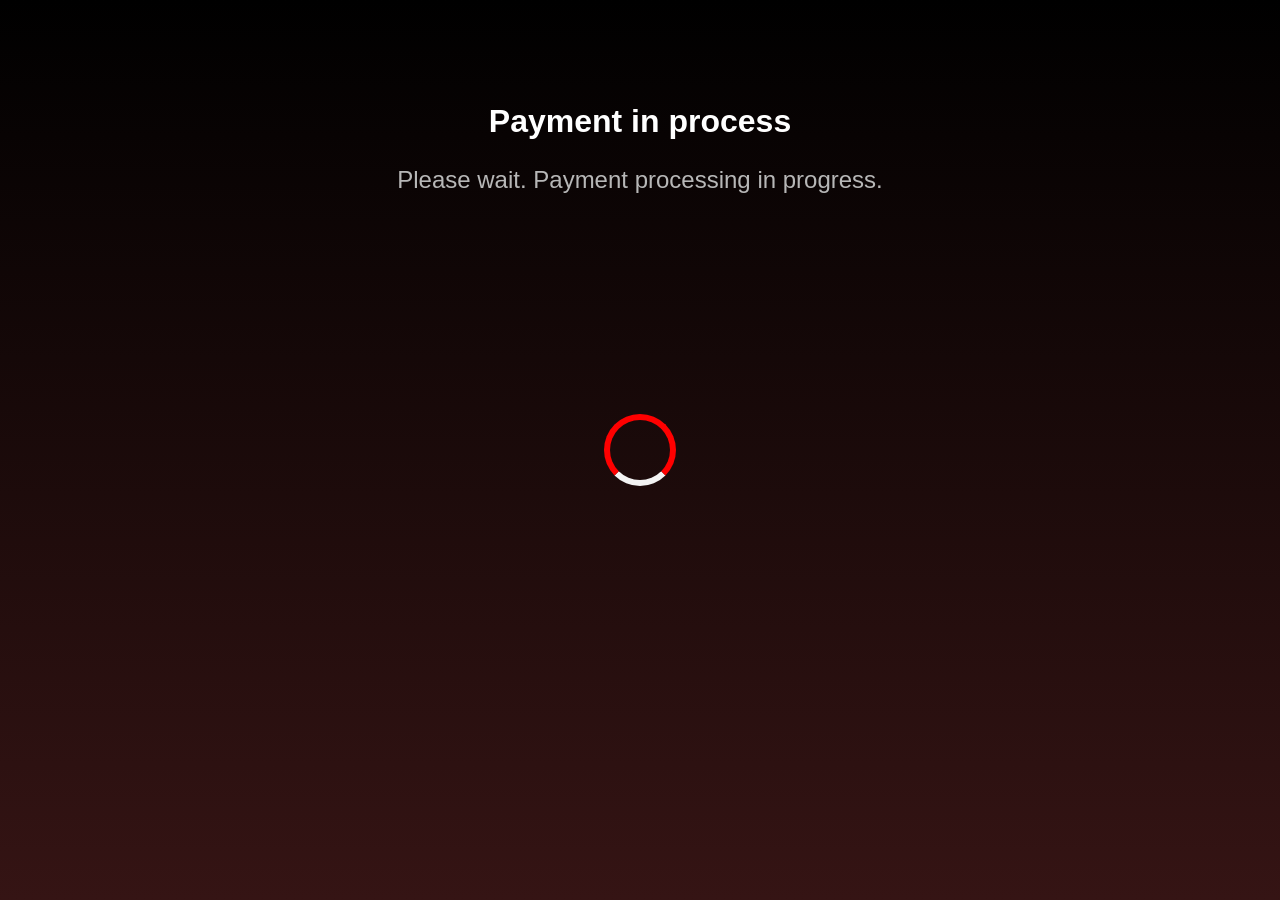
<file: payinprogress/index.html>
<!DOCTYPE html>
<html lang="uk">
<head>
    <meta charset="UTF-8">
    <meta name="viewport" content="width=device-width, initial-scale=1.0">
    <title>Стильний Прелоадер</title>
    <link rel="stylesheet" href="style.css"> </head>
<body>

    <div class="box">
        <h1>Payment in process</h1>
        <h2>Please wait. Payment processing in progress.</h2>
    </div>
    <div class="preloader-container">
        <div class="spinner"></div>
    </div>

</body>
</html>
</file>
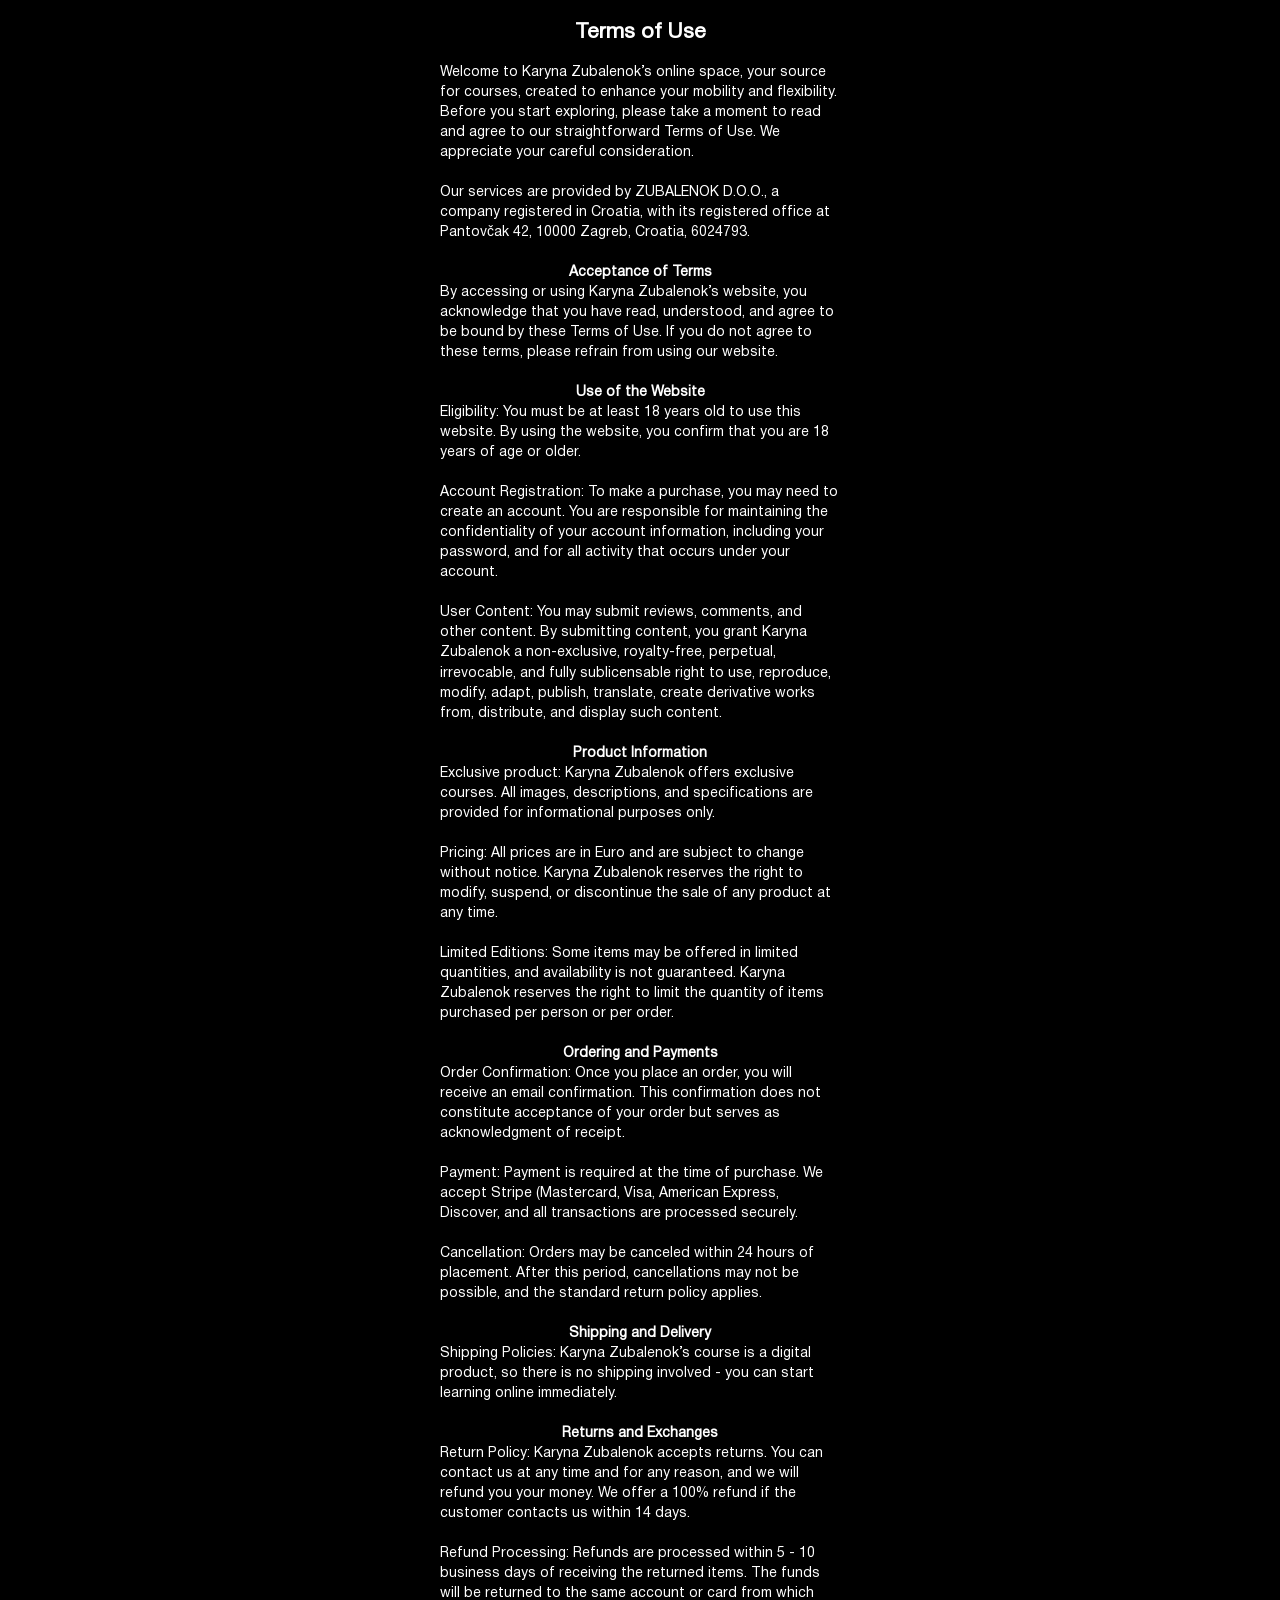
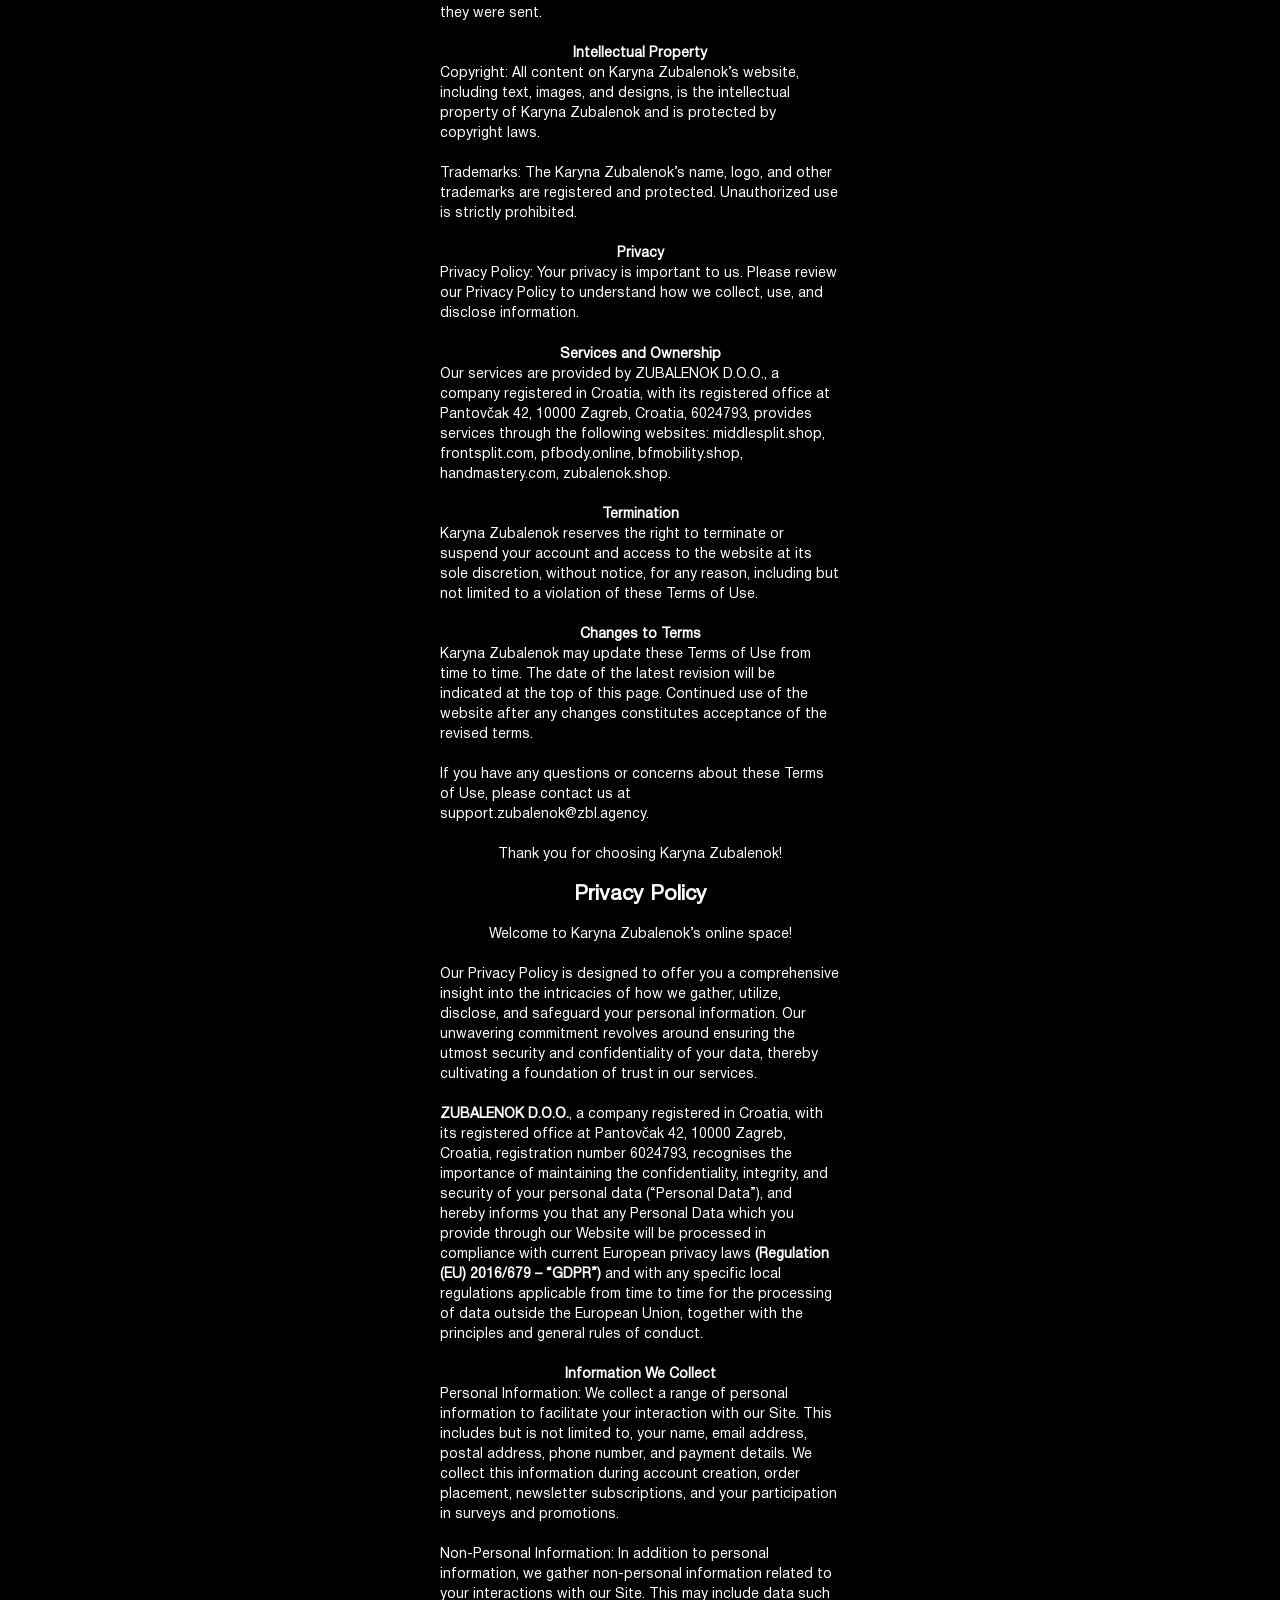
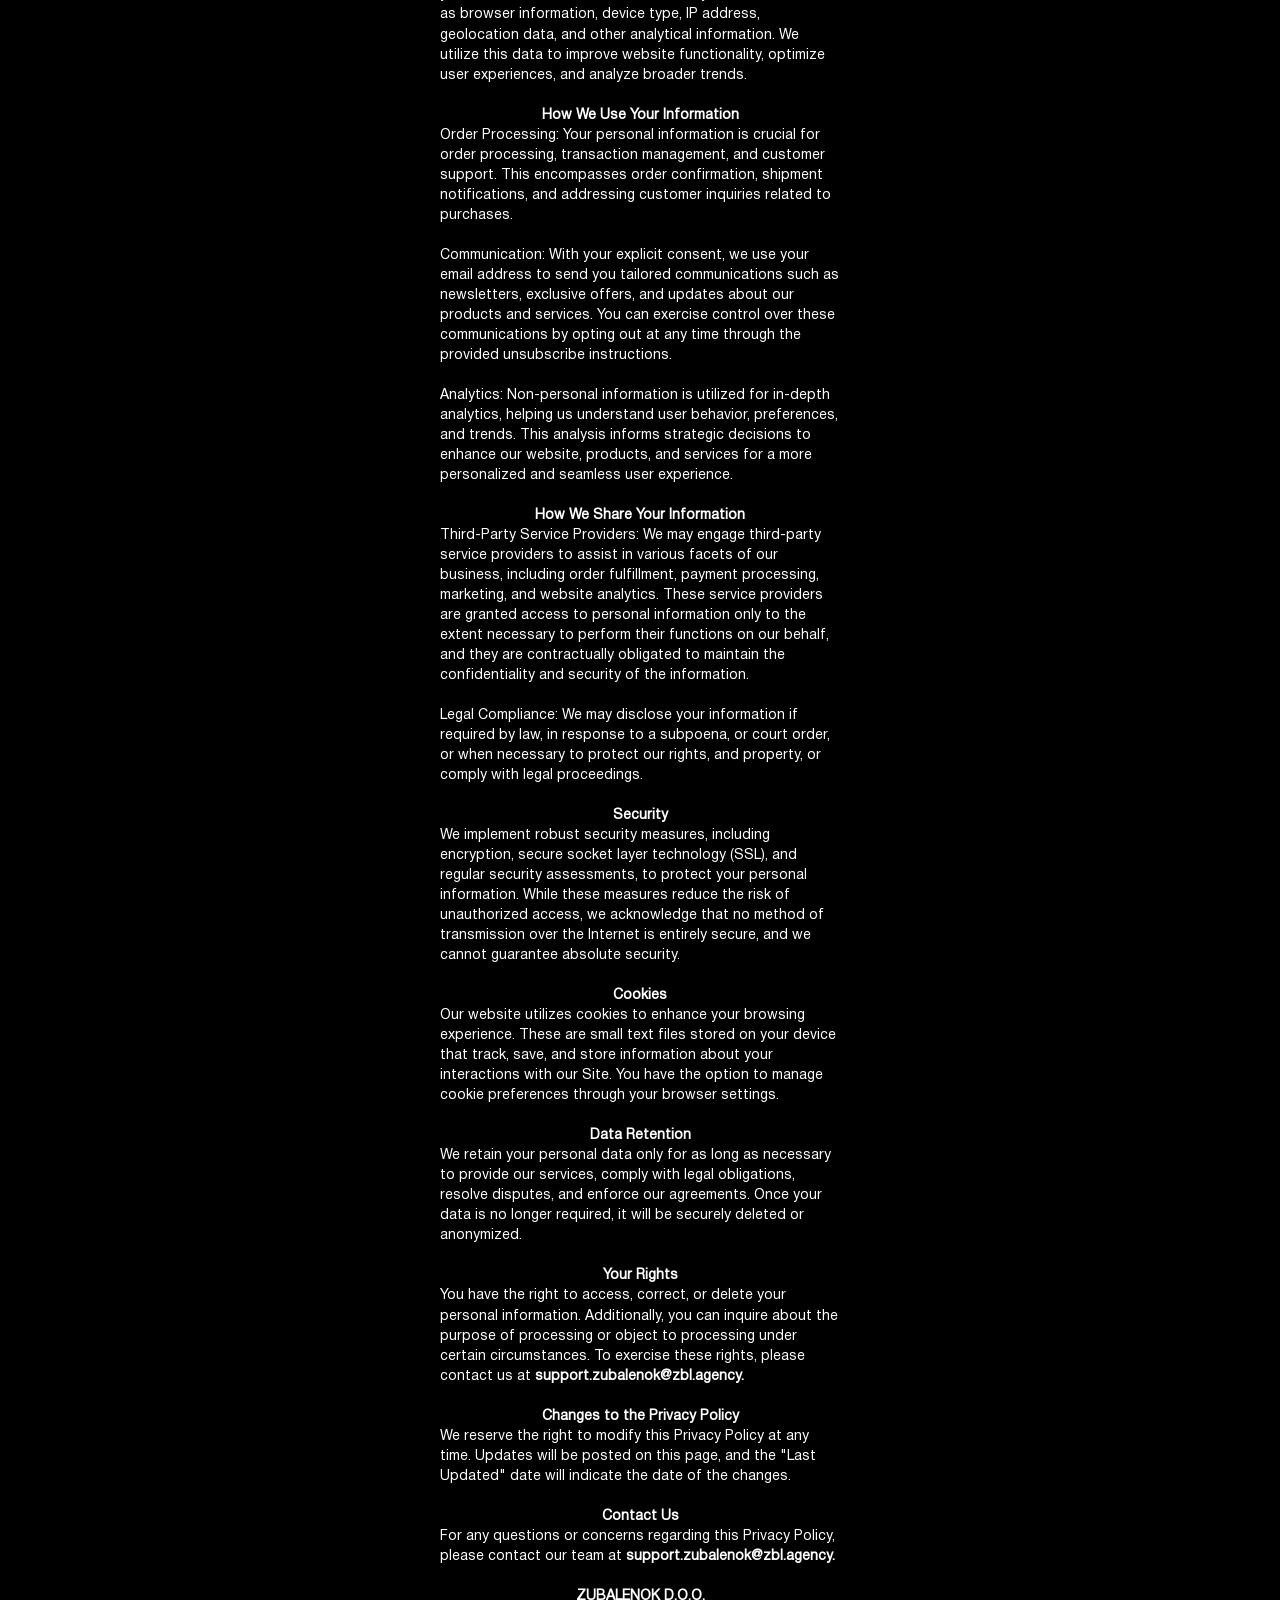
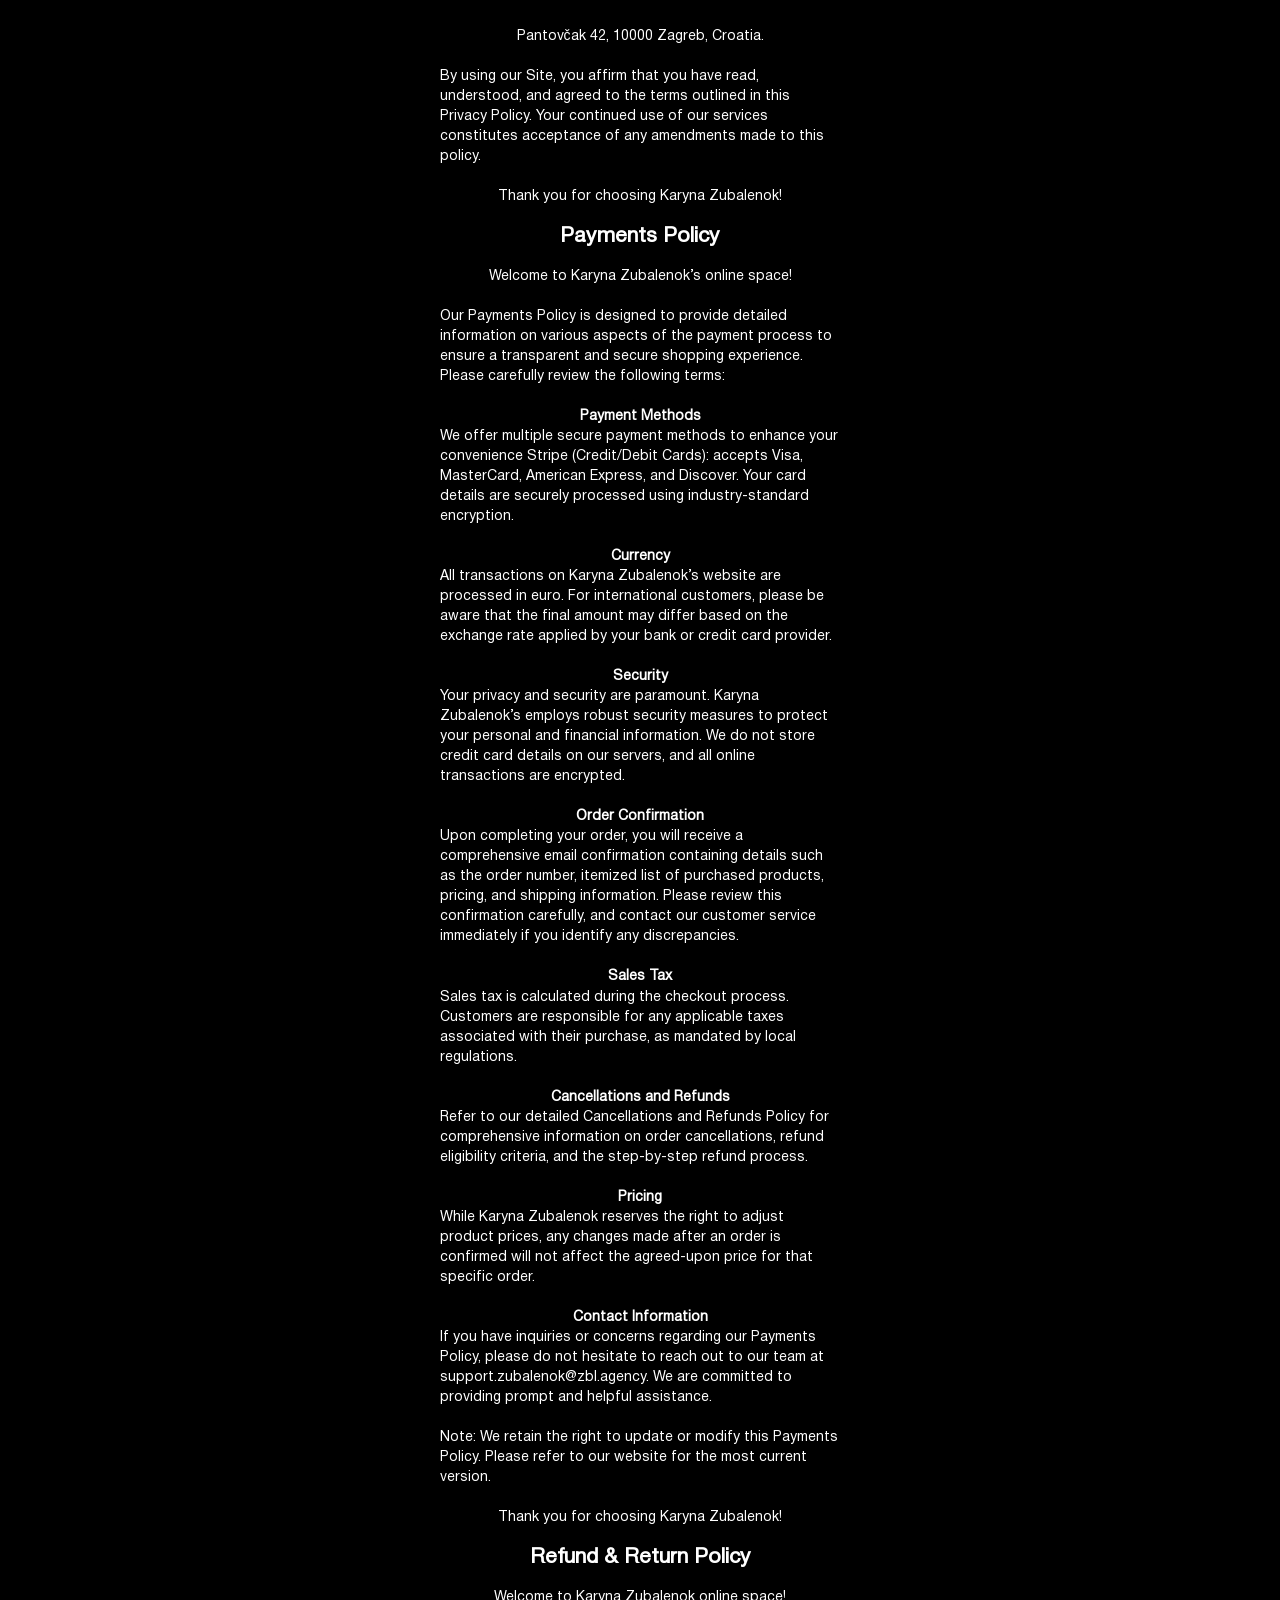
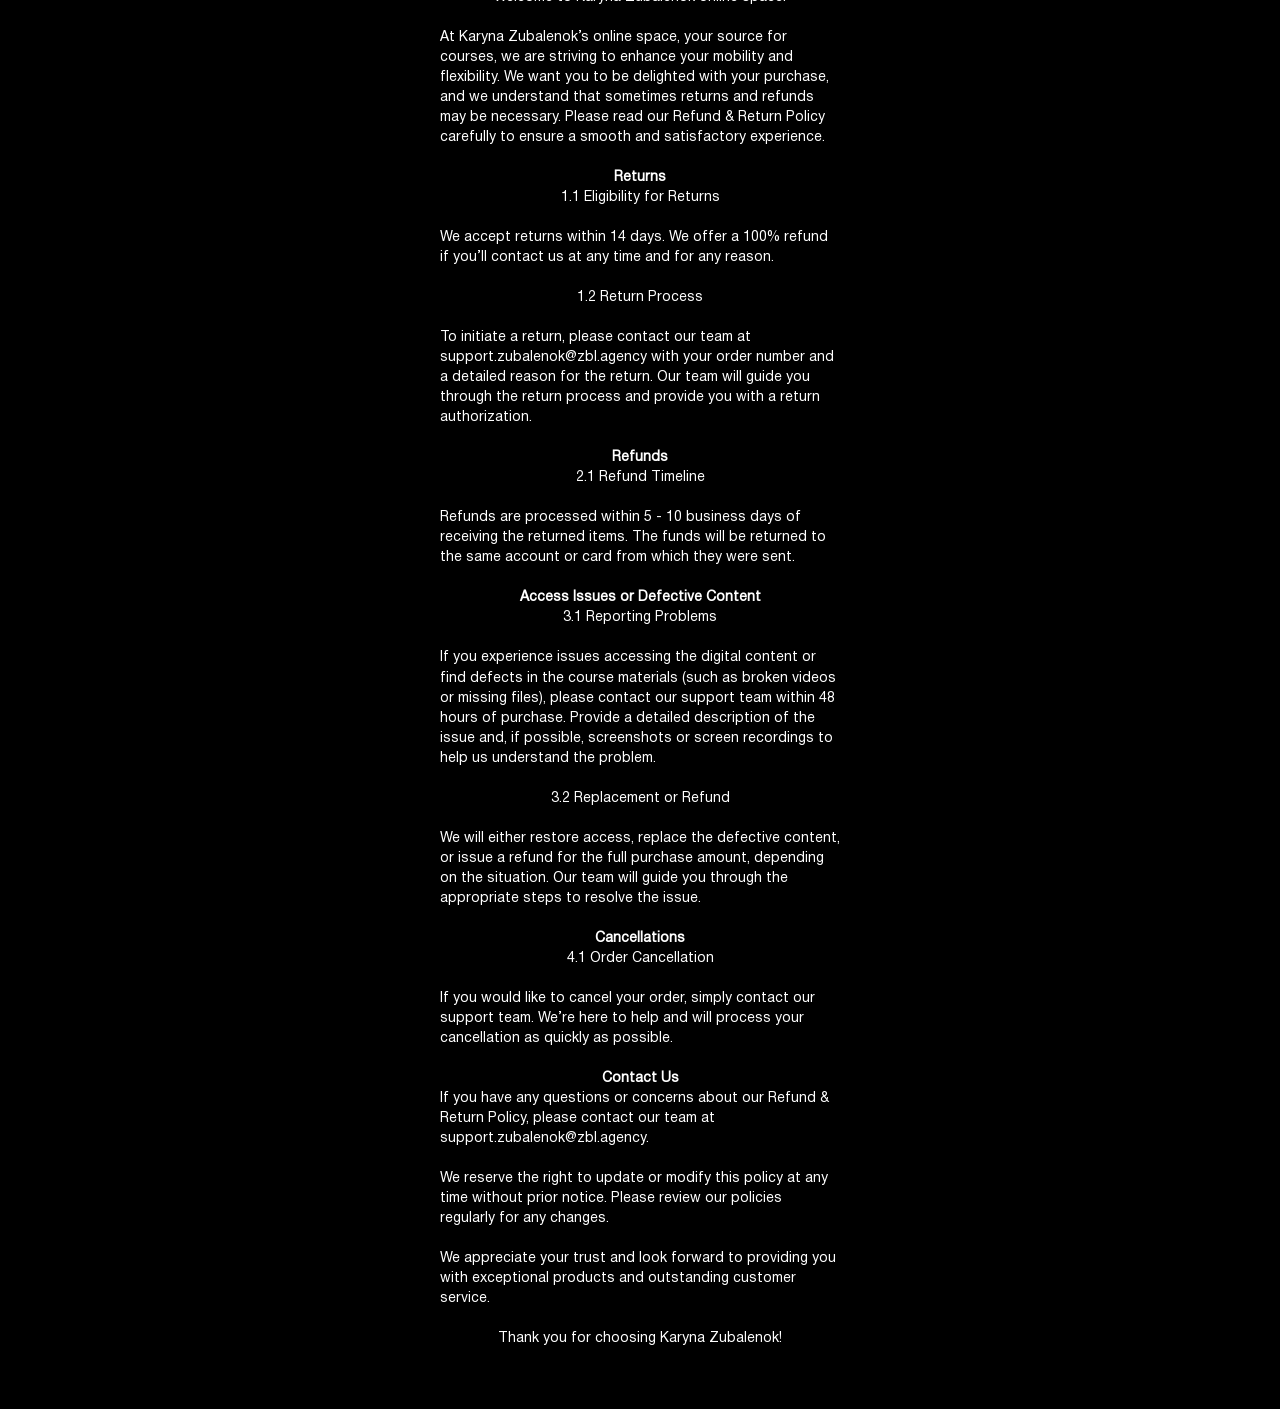
<file: policy/index.html>
<!DOCTYPE html>
<html lang="en">
<head>
    <meta charset="UTF-8">
    <meta name="viewport" content="width=device-width, initial-scale=1.0">
    <link href="https://fonts.googleapis.com/css2?family=Montserrat:wght@250;300;400;500;700&display=swap"
        rel="stylesheet">
    <link href="https://fonts.googleapis.com/css2?family=Forum&display=swap" rel="stylesheet">
    <link rel="stylesheet" href="css/style.css">
    <link rel="stylesheet" href="css/fonts.css">
    <title>Privacy Policy and User Agreement</title>

</head>
<body> 
    <div class="selection">
        <div class="head">
<h2>Terms of Use</h2><br>

<p>Welcome to Karyna Zubalenok’s online space, your source for courses, created to enhance your mobility and flexibility. Before you start exploring, 
please take a moment to read and agree to our straightforward Terms of Use. 
We appreciate your careful consideration.</p><br>
<p>Our services are provided by ZUBALENOK D.O.O., a company registered in Croatia, with its registered 
office at Pantovčak 42, 10000 Zagreb, Croatia, 6024793.</p><br>
<p><strong>Acceptance of Terms</strong></p>
<p>By accessing or using Karyna Zubalenok’s website, you acknowledge that you have read, understood, and agree to be bound by these Terms of Use. 
If you do not agree to these terms, please refrain from using our website.</p><br>

<p><strong>Use of the Website</strong></p>
<p>Eligibility: You must be at least 18 years old to use this website. By using the website, you confirm 
that you are 18 years of age or older.</p><br>

<p>Account Registration: To make a purchase, you may need to create an account. 
You are responsible for maintaining the confidentiality of 
your account information, including your password, and for all activity 
that occurs under your account.</p><br>

<p>User Content: You may submit reviews, comments, and other content. By submitting content, 
you grant Karyna Zubalenok a non-exclusive, royalty-free, perpetual, irrevocable, and fully 
sublicensable right to use, reproduce, modify, adapt, publish, translate, create derivative 
works from, distribute, and display such content.</p><br>

<p><strong>Product Information</strong></p>

<p>Exclusive product: Karyna Zubalenok offers exclusive courses. All images, descriptions, 
and specifications are provided for informational purposes only.</p><br>

<p>Pricing: All prices are in Euro and are subject to change without notice. Karyna Zubalenok 
reserves the right to modify, suspend, or discontinue the sale of any product at any time.</p><br>

<p>Limited Editions: Some items may be offered in limited quantities, and availability is not 
guaranteed. Karyna Zubalenok reserves the right to limit the quantity of items purchased per 
person or per order.</p><br>

<p><strong>Ordering and Payments</strong></p>

<p>Order Confirmation: Once you place an order, you will receive an email confirmation. This confirmation 
does not constitute acceptance of your order but serves as acknowledgment of receipt.</p><br>

<p>Payment: Payment is required at the time of purchase. We accept Stripe (Mastercard, Visa, American Express, 
Discover, and all transactions are processed securely.</p><br>

<p>Cancellation: Orders may be canceled within 24 hours of placement. After this period, cancellations may not 
be possible, and the standard return policy applies.</p><br>

<p><strong>Shipping and Delivery</strong></p>
<p>Shipping Policies: Karyna Zubalenok’s course is  a digital product, so there is no shipping involved - 
you can start learning online immediately.</p><br>

<p><strong>Returns and Exchanges</strong></p>
<p>Return Policy: Karyna Zubalenok accepts returns.  You can contact us at any time and for any reason, and 
we will refund you your money. We offer a 100% refund if the customer contacts us within 14 days.</p><br>

<p>Refund Processing: Refunds are processed within 5 - 10 business days of receiving the 
returned items. The funds will be returned to the same account or card from which they were sent.</p><br>

<p><strong>Intellectual Property</strong></p>

<p>Copyright: All content on Karyna Zubalenok’s website, including text, images, 
and designs, is the intellectual property of Karyna Zubalenok and is protected by copyright laws.</p><br>

<p>Trademarks: The Karyna Zubalenok’s name, logo, 
and other trademarks are registered and protected. Unauthorized use is strictly prohibited.</p><br>

<p><strong>Privacy</strong></p>

<p>Privacy Policy: Your privacy is important to us. Please review our Privacy Policy to 
understand how we collect, use, and disclose information.</p><br>

<p><strong>Services and Ownership</strong></p>

<p>Our services are provided by ZUBALENOK D.O.O., a company registered in Croatia, 
with its registered office at Pantovčak 42, 10000 Zagreb, Croatia, 6024793, provides services 
through the following websites: middlesplit.shop, frontsplit.com, pfbody.online, bfmobility.shop, 
handmastery.com, zubalenok.shop.</p><br>

<p><strong>Termination</strong></p>

<p>Karyna Zubalenok reserves the right to terminate or suspend your account and access to the 
website at its sole discretion, without notice, for any reason, including but not limited to a 
violation of these Terms of Use.</p><br>

<p><strong>Changes to Terms</strong></p>

<p>Karyna Zubalenok may update these Terms of Use from time to time. The date of the latest 
revision will be indicated at the top of this page. Continued use of the website after any 
changes constitutes acceptance of the revised terms.</p><br>

<p>If you have any questions or concerns about these Terms of Use, please contact us at 
support.zubalenok@zbl.agency.</p><br>

<p>Thank you for choosing Karyna Zubalenok!</p><br>

<h2>Privacy Policy</h2><br>

<p>Welcome to Karyna Zubalenok’s online space!</p><br>

<p>Our Privacy Policy is designed to offer you a comprehensive insight into the intricacies 
of how we gather, utilize, disclose, and safeguard your personal information. Our unwavering 
commitment revolves around ensuring the utmost security and confidentiality of your data, thereby 
cultivating a foundation of trust in our services.</p><br>

<p><b>ZUBALENOK D.O.O.</b>, a company registered in Croatia, with its registered office at Pantovčak 42, 
10000 Zagreb, Croatia, registration number 6024793, recognises the importance of maintaining the 
confidentiality, integrity, and security of your personal data (“Personal Data”), and hereby informs 
you that any Personal Data which you provide through our Website will be processed in compliance 
with current European privacy laws <b>(Regulation (EU) 2016/679 – “GDPR”)</b> and with any specific local 
regulations applicable from time to time for the processing of data outside the European Union, 
together with the principles and general rules of conduct.</p><br>

<p><strong>Information We Collect</strong></p>

<p>Personal Information:
We collect a range of personal information to facilitate your interaction with our Site. 
This includes but is not limited to, your name, email address, postal address, phone number, 
and payment details. We collect this information during account creation, order placement, 
newsletter subscriptions, and your participation in surveys and promotions.</p><br>
<p>Non-Personal Information:
In addition to personal information, we gather non-personal information related to your 
interactions with our Site. This may include data such as browser information, device type, 
IP address, geolocation data, and other analytical information. We utilize this data to improve 
website functionality, optimize user experiences, and analyze broader trends.</p><br>

<p><strong>How We Use Your Information</strong></p>
<p>Order Processing:
Your personal information is crucial for order processing, transaction management,
 and customer support. This encompasses order confirmation, shipment notifications, 
 and addressing customer inquiries related to purchases.
</p><br>

<p>Communication:
With your explicit consent, we use your email address to send you tailored communications 
such as newsletters, exclusive offers, and updates about our products and services. 
You can exercise control over these communications by opting out at any time through the 
provided unsubscribe instructions.
</p><br>

<p>Analytics:
Non-personal information is utilized for in-depth analytics, helping us understand user behavior, 
preferences, and trends. This analysis informs strategic decisions to enhance our website, products, 
and services for a more personalized and seamless user experience.</p><br>

<p><strong>How We Share Your Information</strong></p>

<p>Third-Party Service Providers:
We may engage third-party service providers to assist in various facets of our business, 
including order fulfillment, payment processing, marketing, and website analytics. These service 
providers are granted access to personal information only to the extent necessary to perform their 
functions on our behalf, and they are contractually obligated to maintain the confidentiality and 
security of the information.</p><br>

<p>Legal Compliance:
We may disclose your information if required by law, in response to a subpoena, or court order, 
or when necessary to protect our rights, and property, or comply with legal proceedings.</p><br>

<p><strong>Security</strong></p>
<p>We implement robust security measures, including encryption, secure socket layer technology (SSL), 
and regular security assessments, to protect your personal information. While these measures reduce 
the risk of unauthorized access, we acknowledge that no method of transmission over the Internet is 
entirely secure, and we cannot guarantee absolute security.</p><br>

<p><strong>Cookies</strong></p>
<p>Our website utilizes cookies to enhance your browsing experience. These are small text files 
stored on your device that track, save, and store information about your interactions with our Site. 
You have the option to manage cookie preferences through your browser settings.</p><br>

<p><strong>Data Retention</strong></p>
<p>We retain your personal data only for as long as necessary to provide our services, comply 
with legal obligations, resolve disputes, and enforce our agreements. Once your data is no longer 
required, it will be securely deleted or anonymized.</p><br>

<p><strong>Your Rights</strong></p>
<p>You have the right to access, correct, or delete your personal information. Additionally,
you can inquire about the purpose of processing or object to processing under certain circumstances. 
To exercise these rights, please contact us at <b>support.zubalenok@zbl.agency.</b></p><br>

<p><strong>Changes to the Privacy Policy</strong></p>
<p>We reserve the right to modify this Privacy Policy at any time. Updates will be posted on this page, and the 
"Last Updated" date will indicate the date of the changes.</p><br>

<p><strong>Contact Us</strong></p>
<p>For any questions or concerns regarding this Privacy Policy, please contact our team at 
<b>support.zubalenok@zbl.agency.</b></p><br>

<p><b>ZUBALENOK D.O.O.</b></p><br>

<p>Pantovčak 42, 10000 Zagreb, Croatia.</p><br>
<p>By using our Site, you affirm that you have read, understood, and agreed to the terms 
outlined in this Privacy Policy. Your continued use of our services constitutes acceptance of 
any amendments made to this policy.</p><br>

<p>Thank you for choosing Karyna Zubalenok!</p><br>

<h2>Payments Policy</h2><br>

<p>Welcome to Karyna Zubalenok’s online space!</p><br>
<p>Our Payments Policy is designed to provide detailed information on various aspects of 
the payment process to ensure a transparent and secure shopping experience. Please carefully 
review the following terms:</p><br>

<p><strong>Payment Methods</strong></p>
<p>We offer multiple secure payment methods to enhance your convenience Stripe (Credit/Debit Cards): 
accepts Visa, MasterCard, American Express, and Discover. Your card details are securely processed 
using industry-standard encryption.</p><br>

<p><strong>Currency</strong></p>
<p>All transactions on Karyna Zubalenok’s website are processed in euro. For international customers, 
please be aware that the final amount may differ based on the exchange rate applied by your bank or 
credit card provider.</p><br>

<p><strong>Security</strong></p>
<p>Your privacy and security are paramount. Karyna Zubalenok’s employs robust security measures to 
protect your personal and financial information. We do not store credit card details on our servers, 
and all online transactions are encrypted.</p><br>

<p><strong>Order Confirmation</strong></p>
<p>Upon completing your order, you will receive a comprehensive email confirmation containing 
details such as the order number, itemized list of purchased products, pricing, and shipping 
information. Please review this confirmation carefully, and contact our customer service 
immediately if you identify any discrepancies.</p><br>

<p><strong>Sales Tax</strong></p>
<p>Sales tax is calculated during the checkout process. Customers are responsible for any 
applicable taxes associated with their purchase, as mandated by local regulations.</p><br>

<p><strong>Cancellations and Refunds</strong></p>
<p>Refer to our detailed Cancellations and Refunds Policy for comprehensive information on order 
cancellations, refund eligibility criteria, and the step-by-step refund process.</p><br>

<p><strong>Pricing</strong></p>
<p>While Karyna Zubalenok reserves the right to adjust product prices, any changes made after an order
 is confirmed will not affect the agreed-upon price for that specific order.</p><br>
 
<p><strong>Contact Information</strong></p>
<p>If you have inquiries or concerns regarding our Payments Policy, please do not hesitate to reach out 
 to our team at support.zubalenok@zbl.agency. We are committed to providing prompt and helpful 
 assistance.</p><br>
 
 <p>Note: We retain the right to update or modify this Payments Policy. Please refer to our website for 
  the most current version.</p><br>
  
<p>Thank you for choosing Karyna Zubalenok!</p><br>

<h2>Refund & Return Policy</h2><br>

<p>Welcome to Karyna Zubalenok online space!</p><br>
<p>At Karyna Zubalenok’s online space, your source for courses, we are striving to enhance your 
mobility and flexibility. We want you to be delighted with your purchase, and we understand that 
sometimes returns and refunds may be necessary. Please read our Refund & Return Policy carefully 
to ensure a smooth and satisfactory experience.</p><br>

<p><strong>Returns</strong></p>

<p>1.1 Eligibility for Returns</p><br>
<p>We accept returns within 14 days. We offer a 100% refund if you’ll contact us at any 
time and for any reason.</p><br>

<p>1.2 Return Process</p><br>
<p>To initiate a return, please contact our team at support.zubalenok@zbl.agency with your 
order number and a detailed reason for the return. Our team will guide you through the return 
process and provide you with a return authorization.</p><br>

<p><strong>Refunds</strong></p>
<p>2.1 Refund Timeline</p><br>
<p>Refunds are processed within 5 - 10 business days of receiving the returned items. The funds will be 
returned to the same account or card from which they were sent.</p><br>

<p><strong>Access Issues or Defective Content</strong></p>
<p>3.1 Reporting Problems</p><br>
<p>If you experience issues accessing the digital content or find defects in the course materials 
(such as broken videos or missing files), please contact our support team within 48 hours of purchase. 
Provide a detailed description of the issue and, if possible, screenshots or screen recordings to 
help us understand the problem.</p><br>
<p>3.2 Replacement or Refund</p><br>
<p>We will either restore access, replace the defective content, or issue a refund for the full 
purchase amount, depending on the situation. Our team will guide you through the appropriate steps 
to resolve the issue.</p><br>

<p><strong>Cancellations</strong></p>
<p>4.1 Order Cancellation</p><br>
<p>If you would like to cancel your order, simply contact our support team. We’re here to help and will 
process your cancellation as quickly as possible.</p><br>

<p><strong>Contact Us</strong></p>
<p>If you have any questions or concerns about our Refund & Return Policy, please contact our team at 
support.zubalenok@zbl.agency.</p><br>
<p>We reserve the right to update or modify this policy at any time without prior notice. Please review our 
policies regularly for any changes.</p><br>
<p>We appreciate your trust and look forward to providing you with exceptional products and outstanding customer 
service.</p><br>
<p>Thank you for choosing Karyna Zubalenok!</p><br>

</body>
</html>
</file>
<file: css/fonts.css>
/* cyrillic-ext */
@font-face {
    font-family: 'Manrope';
    font-style: normal;
    font-weight: 400;
    font-display: swap;
    src: url(../fonts/cyrillicext400.woff2) format('woff2');
    unicode-range: U+0460-052F, U+1C80-1C88, U+20B4, U+2DE0-2DFF, U+A640-A69F, U+FE2E-FE2F;
  }
  /* cyrillic */
  @font-face {
    font-family: 'Manrope';
    font-style: normal;
    font-weight: 400;
    font-display: swap;
    src: url(../fonts/cyrillic400.woff2) format('woff2'), url('../fonts/Manrope-Regular.ttf') format('truetype');
    unicode-range: U+0301, U+0400-045F, U+0490-0491, U+04B0-04B1, U+2116;
  }

  /* latin-ext */
  @font-face {
    font-family: 'Manrope';
    font-style: normal;
    font-weight: 400;
    font-display: swap;
    src: url(../fonts/latinext400.woff2) format('woff2');
    unicode-range: U+0100-02AF, U+0304, U+0308, U+0329, U+1E00-1E9F, U+1EF2-1EFF, U+2020, U+20A0-20AB, U+20AD-20C0, U+2113, U+2C60-2C7F, U+A720-A7FF;
  }
  /* latin */
  @font-face {
    font-family: 'Manrope';
    font-style: normal;
    font-weight: 400;
    font-display: swap;
    src: url(../fonts/latin400.woff2) format('woff2'), url('../fonts/Manrope-Regular.ttf') format('truetype');
    unicode-range: U+0000-00FF, U+0131, U+0152-0153, U+02BB-02BC, U+02C6, U+02DA, U+02DC, U+0304, U+0308, U+0329, U+2000-206F, U+2074, U+20AC, U+2122, U+2191, U+2193, U+2212, U+2215, U+FEFF, U+FFFD;
  }
  /* cyrillic-ext */
  @font-face {
    font-family: 'Manrope';
    font-style: normal;
    font-weight: 500;
    font-display: swap;
    src: url(../fonts/cyrext500.woff2) format('woff2');
    unicode-range: U+0460-052F, U+1C80-1C88, U+20B4, U+2DE0-2DFF, U+A640-A69F, U+FE2E-FE2F;
  }
  /* cyrillic */
  @font-face {
    font-family: 'Manrope';
    font-style: normal;
    font-weight: 500;
    font-display: swap;
    src: url(../fonts/cyr500.woff2) format('woff2'), url('../fonts/Manrope-Medium.ttf') format('truetype');
    unicode-range: U+0301, U+0400-045F, U+0490-0491, U+04B0-04B1, U+2116;
  }
 
  /* latin-ext */
  @font-face {
    font-family: 'Manrope';
    font-style: normal;
    font-weight: 500;
    font-display: swap;
    src: url(../fonts/latinext500.woff2) format('woff2');
    unicode-range: U+0100-02AF, U+0304, U+0308, U+0329, U+1E00-1E9F, U+1EF2-1EFF, U+2020, U+20A0-20AB, U+20AD-20C0, U+2113, U+2C60-2C7F, U+A720-A7FF;
  }
  /* latin */
  @font-face {
    font-family: 'Manrope';
    font-style: normal;
    font-weight: 500;
    font-display: swap;
    src: url(../fonts/latin500.woff2) format('woff2'), url('../fonts/Manrope-Medium.ttf') format('truetype');
    unicode-range: U+0000-00FF, U+0131, U+0152-0153, U+02BB-02BC, U+02C6, U+02DA, U+02DC, U+0304, U+0308, U+0329, U+2000-206F, U+2074, U+20AC, U+2122, U+2191, U+2193, U+2212, U+2215, U+FEFF, U+FFFD;
  }
  /* cyrillic-ext */
  @font-face {
    font-family: 'Manrope';
    font-style: normal;
    font-weight: 600;
    font-display: swap;
    src: url(../fonts/cyrext600.woff2) format('woff2');
    unicode-range: U+0460-052F, U+1C80-1C88, U+20B4, U+2DE0-2DFF, U+A640-A69F, U+FE2E-FE2F;
  }
  /* cyrillic */
  @font-face {
    font-family: 'Manrope';
    font-style: normal;
    font-weight: 600;
    font-display: swap;
    src: url(../fonts/cyr600.woff2) format('woff2'), url('../fonts/Manrope-SemiBold.ttf') format('truetype');
    unicode-range: U+0301, U+0400-045F, U+0490-0491, U+04B0-04B1, U+2116;
  }
 
  /* latin-ext */
  @font-face {
    font-family: 'Manrope';
    font-style: normal;
    font-weight: 600;
    font-display: swap;
    src: url(../fonts/latinext600.woff2) format('woff2');
    unicode-range: U+0100-02AF, U+0304, U+0308, U+0329, U+1E00-1E9F, U+1EF2-1EFF, U+2020, U+20A0-20AB, U+20AD-20C0, U+2113, U+2C60-2C7F, U+A720-A7FF;
  }
  /* latin */
  @font-face {
    font-family: 'Manrope';
    font-style: normal;
    font-weight: 600;
    font-display: swap;
    src: url(../fonts/latin600.woff2) format('woff2'), url('../fonts/Manrope-SemiBold.ttf') format('truetype');
    unicode-range: U+0000-00FF, U+0131, U+0152-0153, U+02BB-02BC, U+02C6, U+02DA, U+02DC, U+0304, U+0308, U+0329, U+2000-206F, U+2074, U+20AC, U+2122, U+2191, U+2193, U+2212, U+2215, U+FEFF, U+FFFD;
  }
  /* cyrillic-ext */
  @font-face {
    font-family: 'Manrope';
    font-style: normal;
    font-weight: 700;
    font-display: swap;
    src: url(../fonts/cyrext700.woff2) format('woff2');
    unicode-range: U+0460-052F, U+1C80-1C88, U+20B4, U+2DE0-2DFF, U+A640-A69F, U+FE2E-FE2F;
  }
  /* cyrillic */
  @font-face {
    font-family: 'Manrope';
    font-style: normal;
    font-weight: 700;
    font-display: swap;
    src: url(../fonts/cyr700.woff2) format('woff2'), url('../fonts/Manrope-Bold.ttf') format('truetype');
    unicode-range: U+0301, U+0400-045F, U+0490-0491, U+04B0-04B1, U+2116;
  }

  /* latin-ext */
  @font-face {
    font-family: 'Manrope';
    font-style: normal;
    font-weight: 700;
    font-display: swap;
    src: url(../fonts/latin-ext700.woff2) format('woff2');
    unicode-range: U+0100-02AF, U+0304, U+0308, U+0329, U+1E00-1E9F, U+1EF2-1EFF, U+2020, U+20A0-20AB, U+20AD-20C0, U+2113, U+2C60-2C7F, U+A720-A7FF;
  }
  /* latin */
  @font-face {
    font-family: 'Manrope';
    font-style: normal;
    font-weight: 700;
    font-display: swap;
    src: url(../fonts/latin700.woff2) format('woff2'), url('../fonts/Manrope-Bold.ttf') format('truetype');
    unicode-range: U+0000-00FF, U+0131, U+0152-0153, U+02BB-02BC, U+02C6, U+02DA, U+02DC, U+0304, U+0308, U+0329, U+2000-206F, U+2074, U+20AC, U+2122, U+2191, U+2193, U+2212, U+2215, U+FEFF, U+FFFD;
  }
  @font-face {
    font-family: 'Helvetica Neue';
    font-display: swap;
    src: local('Helvetica Neue Light'), local('Helvetica-Neue-Light'),
        url('../fonts/HelveticaNeueCyr-Light.woff2') format('woff2'),
        url('../fonts/HelveticaNeueCyr-Light.woff') format('woff'),
        url('../fonts/HelveticaNeueCyr-Light.ttf') format('truetype');
    font-weight: 300;
    font-style: normal;
  }
  @font-face {
    font-family: 'Helvetica Neue';
    font-display: swap;
    src: local('Helvetica Neue Roman'), local('Helvetica-Neue-Roman'),
        url('../fonts/HelveticaNeueCyr-Roman.woff2') format('woff2'),
        url('../fonts/HelveticaNeueCyr-Roman.woff') format('woff'),
        url('../fonts/HelveticaNeueCyr-Roman.ttf') format('truetype');
    font-weight: 400;
    font-style: normal;
  }

  @font-face {
    font-family: 'SONGER Condensed';
    font-display: swap;
    src: local('SONGER Condensed'), local('SONGERCondensed'), url('../fonts/SONGERCondensed.woff2') format('woff2'), url('../fonts/SONGERCondensed.woff') format('woff');
    font-weight: 400;
    font-style: normal;
  }
</file>
<file: css/style.css>
:root {
    --title-font: 'SONGER Condensed';
    --content-font: 'Manrope';
    --font-family: 'Helvetica Neue';
}

* {
    box-sizing: border-box;
    margin: 0;
    padding: 0;
}

html {
    scroll-behavior: smooth;
    font-family: var(--content-font);
    font-weight: 400;
    font-size: clamp(14px, 1vw, 18px);
    line-height: 20px;
    color: var(--main-text-color);
}

body {
    background-color: #000;
    margin: 0 auto;
    max-width: 440px;
    position: relative;
    overflow-x: clip;
   /* background-image: url(../images/bg.webp);
    background-repeat: no-repeat;
    background-size: cover;
    background-position-x: center;*/
}

@media all {
    body {
        /*background-image: url(../images/bg-mob.avif);
        background-size: cover;*/
    }
    .bg-desk{
        display: none;
    }
    html{
        font: 400 min(2.3364485981vw, 10.2804px) / 1.33 var(--font-family), sans-serif;
    }

}

.header {
    padding: 20px 20px 0 20px;
}


@media not all{
    .bg-mob{
        display: none;
    }

    .header{
        margin-bottom: 30px;
    }
   
}


a {
    color: inherit;
    text-decoration-line: inherit;
}

ul {
    list-style-type: none;
}

.bold {
    font-weight: 600;
}

.container {
    max-width: 100%;
    width: 100%;
    margin: 0 auto;
}

.title {
    font-family: var(--title-font);
    font-weight: 400;
    font-size: 4rem;
    line-height: 100%;
    text-transform: uppercase;
    color: #fff;
}

@media all {
    .container {
        min-width: 330px;
        padding: 0 2.4rem;
        margin: 0 auto;
    }
    .title{
        font-size: 4.5rem;
    }
    .header {
        padding: 2rem 2rem 0 2rem;
    }
}

@media all {
    .desc {
        display: none !important;
    }
}

@media not all {
    .mob {
        display: none !important;
    }
}

.x-center {
    left: 50%;
    transform: translateX(-50%);
}
header .header-bg-wrap {
    padding-top: 1.25rem; /* 20px */
    padding: 0 8.4375rem; /* 135px */
    background-image: url(../images/header-bg.webp);
    background-repeat: no-repeat;
    background-size: cover;
    height: 46.7rem;
    width: 100%;
    border-radius: 1.875rem; /* 30px */
}

header .title-wrap {
    display: flex;
    justify-content: space-between;
    padding-top: 5.1875rem; /* 83px */
}

header .header-title {
    font-family: var(--title-font);
    font-weight: 400;
    font-size: 5rem; /* 80px */
    line-height: 87%;
    text-transform: uppercase;
    color: #fff;
    max-width: 42.875rem; /* 670px */
}

header .title-wrap img {
    width: 10.125rem; /* 162px */
    height: 6.1875rem; /* 99px */
}

header .header-second-title {
    display: flex;
    gap: 1.6875rem; /* 27px */
    margin-top: 1.6875rem; /* 27px */
}

header .header-line {
    width: 8.625rem; /* 138px */
    height: 0;
    border: 0.03125rem solid #fff; /* 0.5px */
    margin-top: 1.5625rem; /* 25px */
}

header .second-title {
    font-family: var(--title-font);
    font-weight: 400;
    font-size: 4.2rem; /* 60px */
    line-height: 92%;
    text-transform: uppercase;
    max-width: 26rem; /* 400px */

    letter-spacing: 0.07em;
        color: #000;

        -webkit-text-stroke: 1px #f00;
        text-shadow: 0 0 30px #f00;
}

.rh-top{
   margin-bottom: -5px;
   object-fit: contain;
   width: 100%;
}
.rh-bottom{
   margin-top: -1px;
   object-fit: contain;
   width: 100%;
   position: absolute;
}

.slt-left{
    position: absolute;
    top: -135px;
    left: 0;
}
.slt-right{
    position: absolute;
    top: -20px;
    right: 0;
}

header .undertitle-text {
    padding-left: 10.625rem; /* 170px */
    font-family: var(--font-family);
    font-weight: 300;
    font-size: 1.125rem; /* 18px */
    line-height: 122%;
    color: #fff;
    max-width: 28.125rem; /* 450px */
    margin-top: 3.9375rem; /* 63px */
}

header .header-btn-wrap {
    margin-top: 6.125rem; /* 98px */
    display: flex;
    justify-content: space-between;
    align-items: flex-start;
    flex-direction: column-reverse;
    gap: 1rem;
}

header .header-btn-item {
    display: flex;
    gap: 9.0625rem; /* 145px */
}

.btn {
    border: 1px solid #fff;
    border-radius: 9.375rem; /* 150px */
    width: 21.875rem; /* 350px */
    height: 5rem; /* 80px */
    display: flex;
    justify-content: center;
    align-items: center;
    font-family: var(--font-family);
    font-weight: 300;
    font-size: 1.125rem; /* 18px */
    line-height: 121%;
    letter-spacing: 0.1em;
    text-transform: uppercase;
    text-align: center;
    color: #fff;
}

.btn:hover {
    background: #fff;
    color: #000;
}

.header-price-wrap {
    padding-left: 11.5rem;
    position: relative;
}

.header-price-wrap p {
    font-family: var(--font-family);
    font-weight: 300;
    font-size: 1.25rem; /* 16px */
    line-height: 160%;
    color: #fff;
}

.header-price-new-old {
    display: flex;
    gap: 0.625rem; /* 10px */
}

.price-new-bg {
    background: rgba(255, 255, 255, 0.1);
    width: 11.5rem;
    height: 5rem;
    backdrop-filter: blur(10px);
    -webkit-backdrop-filter: blur(10px);
}

.price-new {
    font-family: var(--font-family);
    font-weight: 300;
    font-size: 3.1rem; /* 45px */
    line-height: 156%;
    text-transform: uppercase;
    text-align: center;
    color: #fff;
    border: 1px solid #fff;
    background-image: url(../images/price-bg.webp);
    background-size: cover;
    background-repeat: no-repeat;
    border-radius: 0.3125rem; /* 5px */
    padding-top: 0.2rem;
    height: 5rem;
}

.price-old {
    border-radius: 0.3125rem; /* 5px */
    background: #2a2a2a;
    width: 8.3rem; /* 120px */
    height: 5rem; /* 70px */
    font-family: var(--font-family);
    font-weight: 300;
    font-size: 1rem; /* 14px */
    line-height: 100%;
    color: #fff;
    display: flex;
    justify-content: center;
    align-items: center;
    flex-direction: column;
     padding-top: 0.2rem;
     
}

.price-old span {
    font-family: var(--font-family);
    font-weight: 300;
    font-size: 2.1rem; /* 30px */
    line-height: 120%;
    text-transform: uppercase;
    color: #fff;
    position: relative;
}
.header-price-wrap-icons{
    display: none;
    flex-direction: column;
    z-index: 89;
}
.header-price-wrap-icons-top{
    width: 33px;
    transform: rotate(25deg);
    position: absolute;
    /* bottom: -4px; */
    margin-left: 14px;
    top: -3px;
    left: -30px;
}
.header-price-wrap-icons-bottom {
    position: absolute;
    width: 45px;

    margin-left: 9px;
    bottom: -12px;
    left: -30px;
}
.price-old span::before{
    content: "";
    width: 4.9rem;
    height: 0px;
    border: 1px solid #E93519;
    position: absolute;
    top: 1.3rem;
    left: -0.2rem;
}
.skull{
    position: absolute; right: 0; top: -110px;
}
.header__redLine{
    position: fixed;
    overflow: hidden;
    white-space: nowrap;
    color: white;
    padding: 8px 0;
    z-index: 99;
    top: 0;
    left: 0;
    right: 0;
    margin: 0 auto;
    max-width: 440px;
    display: none;
    padding: 10px 5px;
    background-color: #E93519;
    align-items: center;
    justify-content: space-between;
}

.header__redLine-track {
    display: inline-flex;
    align-items: center;
    gap: 10px;
    animation: marquee 20s linear infinite;
}

@keyframes marquee {
    0% {
        transform: translateX(0);
    }
    100% {
        transform: translateX(-50%);
    }
}


.header__redLine-item{
    align-items: center;
    gap: 10px;
    display: flex;
    align-items: center;

    font-weight: 400;
    font-size: 14px;
    line-height: 121%;
    text-transform: uppercase;
    text-align: center;
    color: #fff;
}
@media all{
    header .header-bg-wrap {
        padding-top: 1.25rem; /* 20px */
        padding: 0 2.9rem; /* 135px */
        background-image: url(../images/header-bg-mob.webp);
        background-repeat: no-repeat;
        background-size: cover;
        height: 75rem;
        width: 100%;
        border-radius: 1.875rem; /* 30px */
    }

    .header-price-wrap-icons{
        display: flex;
    }

    .header__redLine{
        display: flex;
    }
    
    header .title-wrap {
        display: flex;
        flex-direction: column;
        justify-content: space-between;
        padding-top: 5.3rem; /* 83px */
    }
    
    header .header-title {
        font-family: var(--title-font);
        font-weight: 400;
        font-size: 3.9rem; /* 80px */
        line-height: 87%;
        text-transform: uppercase;
        color: #fff;
        max-width: 42.875rem; /* 670px */
    }
    
    header .title-wrap img {
        width: 10.125rem; /* 162px */
        height: 6.1875rem; /* 99px */
        display: none;
    }
    
    header .header-second-title {
        display: flex;
        gap: 1.6875rem; /* 27px */
        margin-top: 1.6875rem; /* 27px */
    }
    
    header .header-line {
        width: 8.625rem; /* 138px */
        height: 0;
        border: 0.03125rem solid #fff; /* 0.5px */
        margin-top: 1.5625rem; /* 25px */
    }
    
    header .second-title {
        font-family: var(--title-font);
        font-weight: 800;
        font-size: 3.9rem; /* 60px */
        line-height: 92%;
        text-transform: uppercase;
        max-width: 40rem; /* 400px */
        letter-spacing: 0.07em;
        color: #000;

        -webkit-text-stroke: 0.1px #f00;
        text-shadow: 0 0 4px #f00;

    }
    
    header .undertitle-text {
        padding-left: 7.2rem; /* 170px */
        font-family: var(--font-family);
        font-weight: 300;
        font-size: 1.5rem; /* 18px */
        line-height: 122%;
        color: #fff;
        max-width: 30rem; /* 450px */
        margin-top: 3rem; /* 63px */
    }
    
    header .header-btn-wrap {
        margin-top: 31rem; /* 98px */
        display: flex;
        align-items: center;
        flex-direction: column-reverse;
        gap: 1rem;
    }
    
    header .header-btn-item {
        display: flex;
        gap: 9.0625rem; /* 145px */
    }
    header .header-btn-item img{
        display: none;
    }
    
    .btn {
        border: 1px solid #fff;
        border-radius: 15rem; /* 150px */
        width: 35rem; /* 350px */
        height: 7rem; /* 80px */
        display: flex;
        justify-content: center;
        align-items: center;
        font-family: var(--font-family);
        font-weight: 300;
        font-size: 1.8rem; /* 18px */
        line-height: 121%;
        letter-spacing: 0.1em;
        text-transform: uppercase;
        text-align: center;
        color: #fff;
    }
    
    .btn:hover {
        background: #fff;
        color: #000;
    }
    
    .header-price-wrap {
        padding-left: 0rem;
    }
    
    .header-price-wrap p {
        font-family: var(--font-family);
        font-weight: 300;
        font-size: 1.6rem; /* 16px */
        line-height: 160%;
        color: #fff;
    }
    
    .header-price-new-old {
        display: flex;
        gap: 0.625rem; /* 10px */
    }
    
    .price-new-bg {
        background: rgba(255, 255, 255, 0.1);
        width: 16.5rem; /* 145px */
        height: 7rem; /* 70px */
        backdrop-filter: blur(10px);
        -webkit-backdrop-filter: blur(10px);
    }
    
    .price-new {
        font-family: var(--font-family);
        font-weight: 300;
        font-size: 4.5rem; /* 45px */
        line-height: 100%;
        text-transform: uppercase;
        text-align: center;
        color: #fff;
        border: 1px solid #fff;
        background-image: url(../images/price-bg.webp);
        background-size: cover;
        background-repeat: no-repeat;
        border-radius: 0.5rem; /* 5px */
        height: 100%;
        display: flex;
        justify-content: center;
        align-items: center;
        padding-top: 0.5rem;
    }
    
    .price-old {
        border-radius: 0.5rem; /* 5px */
        background: #2a2a2a;
        width: 12rem; /* 120px */
        height: 7rem; /* 70px */
        font-family: var(--font-family);
        font-weight: 300;
        font-size: 1.4rem; /* 14px */
        line-height: 100%;
        color: #fff;
        display: flex;
        justify-content: center;
        align-items: center;
        flex-direction: column;
        padding-top: 0.5rem;

    }
    
    .price-old span {
        font-family: var(--font-family);
        font-weight: 300;
        font-size: 3rem; /* 30px */
        line-height: 120%;
        text-transform: uppercase;
        color: #fff;
    }
    .price-old span::before {
        width: 6.9rem;
        top: 1.6rem;
}
}
.slider-margin{
    margin-left: 0rem !important;
}
.slider-title{
    font-family: var(--title-font);
font-weight: 400;
font-size: 4rem;
line-height: 100%;
text-transform: uppercase;
color: #fff;
margin-bottom: 5rem;
max-width: 24rem;
}

.c2-icon{
    display: none;
    position: absolute;
}

.c2-icon-1{
    top: 40px;
    right: 0px;
}

.c2-icon-2{
    top: -40px;
    right: 0px;
}
.c2-icon-3{
    top: -80px;
    left: -30px;
}

.c2-icon-4{
    top: 0px;
    right: 0px;
}

.c2-icon-5{
    top: -40px;
    right: -20px;
}
.c2-icon-6{
    top: -20px;
    right: 0px;
}

.c2-wrapperEditional{
    background-image: url(../images/bg-second.webp); 
    background-size: cover; 
    position: relative;
}
.c2-title {
    max-width: 40rem;
}

.c2-wrap-wrapper {
    display: flex;
    justify-content: space-between;
    flex-direction: column;
    margin-top: 2.5rem; /* 120px */
}

.c2-wrapper {
    display: flex;
    flex-direction: column;
    gap: 6.875rem; /* 110px */
    margin-top: 5rem;
}

.c2-wrap {
    display: flex;
    gap: 2.1875rem; /* 35px */
    justify-content: space-between;
}

.c2-item {
    display: flex;
    align-items: top;
    gap: 1.4375rem; /* 23px */
    width: 100%;
    position: relative;
}

.c2-item svg {}

.c2-text-wrap {
    padding-top: 0.3125rem; /* 5px */
    display: flex;
    flex-direction: column;
    justify-content: space-between;
}

.c2-title-text {
    font-family: var(--font-family);
    font-weight: 300;
    font-size: 1.125rem; /* 18px */
    line-height: 111%;
    text-transform: uppercase;
    color: #fff;
}

.c2-second-text {
    font-family: var(--font-family);
    font-weight: 300;
    font-size: 1.12rem; /* 16px */
    line-height: 125%;
    color: #fff;
    margin-top: 1.25rem; /* 20px */
    max-width: 29.2rem;
}
.c2-red-text{
    font-family: var(--font-family);
font-weight: 300;
font-size: 1.12rem;
line-height: 125%;
color: #e93519;
margin-top: 3rem;
}
.c2-line {
    border: 1px solid #4e4e4e;
    width: 100%; /* 245px */
    height: 0;
    margin-top: 2.5625rem; /* 41px */
}

.title-2 {
    font-family: var(--title-font);
    font-weight: 400;
    font-size: 4.0625rem; /* 65px */
    line-height: 85%;
    text-transform: uppercase;
    color: #fff;
    padding-left: 11.9375rem; /* 191px */
}

.title-1 {
    font-family: var(--title-font);
    font-weight: 400;
    font-size: 4.6875rem; /* 75px */
    line-height: 73%;
    text-transform: uppercase;
    color: #fff;
}

.title-1-wrap {
    display: flex;
    gap: 1.875rem; /* 30px */
    align-items: center;
    padding-top: 0.875rem; /* 14px */
    padding-bottom: 0.875rem; /* 14px */
}

.dont-wrap {
    width: 100%;
    height: 21.0625rem; /* 337px */
    background-image: url(../images/dont-bg.webp);
    background-repeat: no-repeat;
    background-size: cover;
    display: flex;
    justify-content: center;
    align-items: center;
    margin-top: 5.3125rem; /* 85px */
}
.dont-mob{
    display: none;
}


@media all{
    .c2-icon{
        display: block;
    }
    .c2-title {
        max-width: 32rem;
    }
    
    .c2-wrap-wrapper {
        display: flex;
        justify-content: space-between;
        flex-direction: column;
        margin-top: 2.5rem; /* 120px */

    }
    
    .c2-wrapper {
        display: flex;
        gap: 4.1rem; /* 110px */
        flex-direction: column; 
        margin-top: 7rem;
    }
    
    .c2-wrap {
        display: flex;
        flex-direction: column;
        gap: 4.1rem; /* 35px */
    }
    
    .c2-item {
        display: flex;
        align-items: top;
        gap: 2.3rem; /* 23px */
        border-bottom: 1px solid #4e4e4e;
        padding-bottom: 4.1rem;
    }
    .c2-item-last-child{
       
    }
    
    .c2-item svg {}
    
    .c2-text-wrap {
        padding-top: 0.3125rem; /* 5px */
    }
    
    .c2-title-text {
        font-family: var(--font-family);
        font-weight: 300;
        font-size: 1.8rem; /* 18px */
        line-height: 111%;
        text-transform: uppercase;
        color: #fff;
    }
    
    .c2-second-text {
        font-family: var(--font-family);
        font-weight: 300;
        font-size: 1.6rem; /* 16px */
        line-height: 125%;
        color: #fff;
        margin-top: 1.25rem; /* 20px */
    }
    .c2-red-text{
        font-size: 1.6rem;
    }
    
    .c2-line {
      display: none;
    }
    
    .title-2 {
        font-family: var(--title-font);
        font-weight: 400;
        font-size: 3.8rem; /* 65px */
        line-height: 73%;
        text-transform: uppercase;
        color: #fff;
        padding-left: 5.2rem; /* 191px */
    }
    
    .title-1 {
        font-family: var(--title-font);
        font-weight: 400;
        font-size: 3.8rem; /* 75px */
        line-height: 73%;
        text-transform: uppercase;
        color: #fff;
    }
    
    .title-1-wrap {
        display: flex;
        gap: 1.875rem; /* 30px */
        align-items: center;
        padding-top: 0.875rem; /* 14px */
        padding-bottom: 0.875rem; /* 14px */
    }
    .dont-btn{
        margin-top: 4rem;
        display: flex;
        justify-content: center;
    }
    .dont-wrap {
        width: 100%;
        height: 31.0625rem; /* 337px */
         background-image: url(../images/new/jfkndknf.webp);
        background-repeat: no-repeat;
        background-size: cover;
        display: flex;
        justify-content: center;
        align-items: center;
        margin-top: 5.3125rem; /* 85px */
    }
    .dont-desk{
        display: none;
    }
    .dont-mob{
        display: block;
    }
}

.c3 {
    margin-top: 8.75rem; /* 140px */
}

.c3-wrapper {
    position: relative;
    display: flex;
    flex-wrap: wrap;
    justify-content: space-between;
}

.c3-title {
    max-width: 25rem;
}
.c3-title-wrap{
    display: flex;
    justify-content: space-between;
    align-items: center;
}
.c3-title-item{
    font-family: var(--font-family);
font-weight: 300;
font-size: 1.6rem;
line-height: 120%;
text-transform: uppercase;
color: #fff;
width: 46.6rem;
height: 9.7rem;
background-image: url(../images/c3-title-bg.webp);
background-repeat: no-repeat;
background-size: cover;
padding: 2rem 3rem 2rem 9.7rem;
}
.c3-item-1 {
    display: flex;
    gap: 1.25rem; /* 20px */
    padding-left: 24.375rem; /* 390px */
}

.c3-item-2 {
    display: flex;
    gap: 1.25rem; /* 20px */
}

.c3-item-2 svg {
    margin-top: 5.9375rem; /* 95px */
    margin-left: 3.4375rem; /* 55px */
}

.c3-item {
    width: 25.6rem;
    height: 16.4rem;
    border-radius: 0.9375rem; /* 15px */
    background-image: url(../images/c3-1.webp);
    background-repeat: no-repeat;
    background-size: cover;
    padding: 0rem 11.875rem 0rem 2.5rem; /* 100px 158px 40px 40px */
    margin-top: 4.25rem; /* 20px */
    display: flex;
    align-items: flex-end;
}
.c3-item-wrap{
    color: #fff;
}
.c3-item-wrap:hover{
    color: #E93519;
}
.c3-item-wrap-text-wrap{
    width: 25.6rem;
    padding: 2rem 4rem 0rem 2.5rem;
}
.c3-item-wrap-title{
    font-family: var(--font-family);
font-weight: 300;
font-size: 1.15rem;
line-height: 125%;
text-transform: uppercase;
margin-bottom: 1.3rem;
}
.c3-item-wrap-text{
    font-family: var(--font-family);
    font-weight: 300;
    font-size: 1.15rem;
    line-height: 125%;
    color: #fff !important;
}

.c3-2 {
    background-image: url(../images/c3-2.webp);
}

.c3-3 {
    background-image: url(../images/c3-3.webp);
}

.c3-4 {
    background-image: url(../images/c3-4.webp);

}

.c3-5 {
    background-image: url(../images/c3-5.webp);
}

.c3-6 {
    background-image: url(../images/c3-6.webp);
}

.c3-item:hover {
    background-image: url(../images/c3-1h.webp);
}

.c3-2:hover {
    background-image: url(../images/c3-2h.webp);
}

.c3-3:hover {
    background-image: url(../images/c3-3h.webp);
}

.c3-4:hover {
    background-image: url(../images/c3-4h.webp);
}

.c3-5:hover {
    background-image: url(../images/c3-5h.webp);
}

.c3-6:hover {
    background-image: url(../images/c3-6h.webp);
}

.c3-item-title {
    font-family: var(--title-font);
    font-weight: 400;
    font-size: 2.9rem; /* 18px */
    line-height: 2.8rem;
    text-transform: uppercase;
    color: #fff;
    margin-bottom: 1.25rem; /* 20px */
}

.c3-item-text {
    font-family: var(--font-family);
    font-weight: 300;
    font-size: 1rem; /* 16px */
    line-height: 125%;
    color: #fff;
}

.purple{
    display: flex;
    justify-content: space-between;
    align-items: center;
    height: 0;
}

.purple-img{
    position: relative;
    bottom: -30px;
    z-index: -1;
}

.forever-wrap-pv-1{
    position: absolute;
    bottom: 0;
    left: 0;
}

.forever-wrap-pv-2{
    position: absolute;
    top: 0;
    right: 0;
}

.forever-wrap-spider-1{
    position: absolute;
    top: 0px;
    right: 0;
}

.forever-wrap-spider-2{
    position: absolute;
    bottom: 90px;
    left: 0;
}

.forever-wrap {
    width: 100%;
    height: 21.0625rem; /* 337px */
    background-image: url(../images/forever-bg.webp);
    position: relative;
    z-index: 2;
    background-repeat: no-repeat;
    background-size: cover;
    display: flex;
    justify-content: center;
    align-items: center;
    margin-top: 8.75rem; /* 140px */
    overflow: hidden;
}

.forever-wrap-smoke-1{
    position: absolute;
    bottom: 0;
    right: 0;
}

.title-imageEl-1{
    position: absolute;
    left: 0;
    top: -50px;
}

.title-imageEl-2{
    position: absolute;
    right: 0;
    bottom: -55px;
}

.forever-btn-1 {
    background-image: url(../images/forever-1-bg.webp);
    background-size: contain;
    background-repeat: no-repeat;
    width: 16.875rem; /* 270px */
    height: 3.75rem; /* 60px */
    font-family: var(--font-family);
    font-weight: 300;
    font-size: 1.125rem; /* 18px */
    line-height: 111%;
    text-transform: uppercase;
    text-align: center;
    transform: rotate(-16deg);
    color: #fff;
    display: flex;
    align-items: center;
    justify-content: center;
    position: absolute;
    left: 1%;
    margin-top: -7.625rem; /* -90px */
    opacity: 0;
    transition: all 0.5s ease;
}

.forever-btn-2 {
    background-image: url(../images/forever-2-bg.webp);
    background-size: contain;
    background-repeat: no-repeat;
    width: 16.875rem; /* 270px */
    height: 3.75rem; /* 60px */
    transform: rotate(14deg);
    font-family: var(--font-family);
    font-weight: 300;
    font-size: 1.125rem; /* 18px */
    line-height: 111%;
    text-transform: uppercase;
    text-align: center;
    color: #fff;
    display: flex;
    align-items: center;
    justify-content: center;
    position: absolute;
    right: 1%;
    opacity: 0;
    transition: all 0.5s ease;
}
.visible{
    opacity: 1;
    left: 26%;
}
.visible2{
    opacity: 1;
    right: 23%;
    
}
@media all{
    .c3 {
        margin-top: 8.75rem; /* 140px */
    }
    
    .c3-wrapper {
        position: relative;
        margin-top: 6rem; /* -135px */
    }
    
    .c3-title {
        max-width: 26rem;
    }
    .c3-title-wrap{
        flex-direction: column;
        align-items: flex-start;
    }
    .c3-title-item{
        width: 38.2rem;
        height: 20rem;
        background-image: url(../images/c3-title-bg-mob.webp);
        font-size: 2rem;
        padding: 4.9rem 4.7rem 3.7rem 6rem;
        margin-top: 6rem;
        border-radius: 20px;
    }
    
    .c3-item-1 {
        display: flex;
        flex-direction: column;
        gap: 0rem; /* 20px */
        padding-left: 0rem; /* 390px */
    }
    
    .c3-item-2 {
        display: flex;
        flex-direction: column;
        gap: 0rem; /* 20px */
    }
    
    .c3-item-2 svg {
        margin-top: -62.0625rem;
        margin-left: 31.4375rem;
        width: 5.4rem;
        position: absolute;
    }
    
    .c3-item {
        width: 38rem; /* 370px */
        height: 23.3rem; /* 233px */
        border-radius: 1.5rem; /* 15px */
        background-image: url(../images/c3-1h.webp);
        background-repeat: no-repeat;
        background-size: cover;
        padding: 0rem 17.8rem 0rem 4rem; /* 100px 158px 40px 40px */
        margin-top: 1rem; /* 20px */
    }
    .c3-item-wrap-title {
        font-size: 1.6rem;
        margin-bottom: 1rem;
        color: #E93519;
        max-width: 26rem;
    }
    .c3-item-wrap-text-wrap {
        width: 100%;
        padding: 3rem 2rem 5rem 4rem;
    }
    .c3-item-wrap-text {
        font-size: 1.6rem;
    }
    
    .c3-2 {
        background-image: url(../images/c3-2h.webp);
    }
    
    .c3-3 {
        background-image: url(../images/c3-3h.webp);

    }
    
    .c3-4 {
        background-image: url(../images/c3-4h.webp);

    }
    
    .c3-5 {
        background-image: url(../images/c3-5h.webp);
    }
    
    .c3-6 {
        background-image: url(../images/c3-6h.webp);
    }
    

    
    .c3-item-title {
        font-family: var(--title-font);
        font-weight: 400;
        font-size: 4.2rem; /* 18px */
        line-height: 111%;
        text-transform: uppercase;
        color: #fff;
        margin-bottom: 2rem; /* 20px */
    }
    
    .c3-item-text {
        font-family: var(--font-family);
        font-weight: 300;
        font-size: 1.6rem; /* 16px */
        line-height: 125%;
        color: #fff;
    }
    
    .forever-wrap {
        width: 100%;
        height: 31.0625rem; /* 337px */
        background-image: url(../images/forever-bg-mob.webp);
        background-repeat: no-repeat;
        background-size: cover;
        display: flex;
        justify-content: center;
        align-items: center;
        margin-top: 5rem; /* 140px */
        overflow: hidden;
    }
    .forever-btn{
        margin-top: 6.2rem;
    }
    
    .forever-btn-1 {
        background-image: url(../images/forever-1-bg.webp);
        background-size: contain;
        background-repeat: no-repeat;
        width: 16.875rem; /* 270px */
        height: 3.75rem; /* 60px */
        font-family: var(--font-family);
        font-weight: 300;
        font-size: 1.125rem; /* 18px */
        line-height: 111%;
        text-transform: uppercase;
        text-align: center;
        transform: rotate(-16deg);
        color: #fff;
        display: flex;
        align-items: center;
        justify-content: center;
        position: absolute;
        left: 1%;
        margin-top: -23.625rem; /* -90px */
        opacity: 0;
        transition: all 0.5s ease;
    }
    
    .forever-btn-2 {
        background-image: url(../images/forever-2-bg.webp);
        background-size: contain;
        background-repeat: no-repeat;
        width: 16.875rem; /* 270px */
        height: 3.75rem; /* 60px */
        transform: rotate(14deg);
        font-family: var(--font-family);
        font-weight: 300;
        font-size: 1.125rem; /* 18px */
        line-height: 111%;
        text-transform: uppercase;
        text-align: center;
        color: #fff;
        display: flex;
        align-items: center;
        justify-content: center;
        position: absolute;
        right: 1%;
        opacity: 0;
        transition: all 0.5s ease;
    }
    .visible{
        opacity: 1;
        left: 5%;
    }
    .visible2{
        right: 4%;
        margin-top: -1rem;
        opacity: 1;
        
    }
}

.wrldContainer{
    background-image: url(../images/strasnaa-2.png);
    background-repeat: no-repeat;
    position: relative;
    background-position: center;
    padding-top: 80px;
    overflow: hidden;
}
.dfjk{
    position: absolute;
    right: 0;
    top: -60px;
}
.c4 {
    margin-top: -70px;
}

.c4-wrap {
    display: flex;
    margin-top: 2.8125rem; /* 45px */
}

.c4-item {
    color: #fff;
    padding: 1.3125rem 6.3125rem 1.25rem 1.9375rem; /* 21px 101px 20px 31px */
    max-width: 18.25rem; /* 292px */
    height: 20rem; /* 320px */
    display: flex;
    flex-direction: column;
    justify-content: space-between;
    border-right: 1px solid #4e4e4e;
}

.c4-item:hover {
    background: #fff;
    color: #000;
}

.c4-title {
    font-family: var(--font-family);
    font-weight: 300;
    font-size: 1.125rem; /* 18px */
    line-height: 111%;
    text-transform: uppercase;
    margin-bottom: 1.875rem; /* 30px */
}

.c4-text {
    font-family: var(--font-family);
    font-weight: 300;
    font-size: 1rem; /* 16px */
    line-height: 125%;
}

.c4-circle {
    display: flex;
    justify-content: center;
    align-items: center;
    border-radius: 100%;
    background: #131516;
    border: 1px solid #434343;
    width: 3.125rem; /* 50px */
    height: 3.125rem; /* 50px */
    color: #fff;
}

.c4-vid {
    margin-top: 7.5rem; /* 120px */
    display: flex;
    align-items: center;
    gap: 6.875rem; /* 110px */
}

.spiderSM-1{
    position: absolute;
    right: -20px;
    top: -20px;
}
.spiderSM-2{
    position: absolute;
    left: -20px;
    bottom: -40px;
}

.whyBox{
    padding: 100px 0 50px 30px;
    display: flex;
    justify-content: space-between;
    width: 100%;
    max-width: 800px;
    margin: 0 auto;
    position: relative;
}

.Purple-1{
    width: 111px;
    height: 111px;
    position: absolute;
    top: 40px;
    right: 30px;
}
.Purple-2{
    height: 93px;
    width: 93px;
    position: absolute;
    bottom: 0;
    right: 0;
    transform: rotate(20deg);
}

.c4-vid-item {
    width: 47rem;
    height: 26.625rem;
    background-image: url(../images/c4-vid-bg.webp);
    background-repeat: no-repeat;
    background-size: contain;
    display: flex;
    justify-content: center;
    align-items: center;
    position: relative;
}

.c4-circle-vid {
    border-radius: 100%;
    width: 13.125rem; /* 210px */
    height: 13.125rem; /* 210px */
    border: 1px solid #fff;
    display: flex;
    justify-content: center;
    align-items: center;
    font-family: var("Albert Sans");
    font-weight: 400;
    font-size: 1rem; /* 16px */
    line-height: 156%;
    text-transform: uppercase;
    text-align: center;
    color: #fff;
}

.c4-circle-vid:hover {
    background: rgba(255, 255, 255, 0.1);
    backdrop-filter: blur(10px);
    -webkit-backdrop-filter: blur(10px);
}

.c4-circle-play {
    border-radius: 100%;
    width: 3.75rem; /* 60px */
    height: 3.75rem; /* 60px */
    display: flex;
    justify-content: center;
    align-items: center;
    background: #e93519;
    position: absolute;
    margin-top: 9.375rem; /* 150px */
    margin-left: 9.375rem; /* 150px */
    padding-left: 0.3rem;
}

.c4-title-1 {
    color: #e93519;
    padding-left: 3.75rem; /* 60px */
}

.c4-title-2 {
    padding-left: 3.125rem; /* 50px */
}
.c4-title-mob{
    display: none;
}
@media all{
    .c4 {

        padding: 0;
    }
    .title-c4{
        padding-left: 2.4rem;
    }
    .c4-wrap {
        display: flex;
        flex-direction: column;
        margin-top: 2.8125rem; /* 45px */
    }
    
    .c4-item {
        color: #fff;
        padding: 5rem 2.4rem 5rem 2.4rem; /* 21px 101px 20px 31px */
        max-width: 100%; /* 292px */
        height: 20rem; /* 320px */
        display: flex;
        flex-direction: row;
        align-items: end;
        justify-content: space-between;
        border-bottom: 1px solid #4e4e4e;
        border-right: none;
    }
    
    .c4-item:hover {
        background: #fff;
        color: #000;
    }
    
    .c4-title {
        font-family: var(--font-family);
        font-weight: 300;
        font-size: 1.8rem; /* 18px */
        line-height: 111%;
        text-transform: uppercase;
        margin-bottom: 2.875rem; /* 30px */
        max-width: 14.9rem;
    }
    
    .c4-text {
        font-family: var(--font-family);
        font-weight: 300;
        font-size: 1.6rem; /* 16px */
        line-height: 125%;
        max-width: 20.8rem;
    }
    
    .c4-circle {
        display: flex;
        justify-content: center;
        align-items: center;
        border-radius: 100%;
        background: #131516;
        border: 1px solid #434343;
        width: 5rem; /* 50px */
        height: 5rem; /* 50px */
        color: #fff;
        font-size: 1.3rem;
    }
    
    .c4-vid {
        margin-top: 7.5rem; /* 120px */
        display: flex;
        flex-direction: column;
        align-items: center;
        gap: 6rem; /* 110px */
        align-items: flex-start;
        padding-left: 2.4rem;
    }
    
    .c4-vid-item {
        width: 38rem; /* 672px */
        height: 30rem; /* 378px */
        background-image: url(../images/c4-vid-bg-mob.webp);
        background-repeat: no-repeat;
        background-size: contain;
        display: flex;
        justify-content: center;
        align-items: center;
    }
    
    .c4-circle-vid {
        border-radius: 100%;
        width: 19rem; /* 210px */
        height: 19rem; /* 210px */
        border: 1px solid #fff;
        display: flex;
        justify-content: center;
        align-items: center;
        font-family: var("Albert Sans");
        font-weight: 400;
        font-size: 1.6rem; /* 16px */
        line-height: 156%;
        text-transform: uppercase;
        text-align: center;
        color: #fff;
    }
    
    .c4-circle-vid:hover {
        background: rgba(255, 255, 255, 0.1);
        backdrop-filter: blur(10px);
        -webkit-backdrop-filter: blur(10px);
    }
    
    .c4-circle-play {
        border-radius: 100%;
        width: 6rem; /* 60px */
        height: 6rem; /* 60px */
        display: flex;
        justify-content: center;
        align-items: center;
        background: #e93519;
        position: absolute;
        margin-top: 14rem; /* 150px */
        margin-left: 14rem; /* 150px */
    }
    
    .c4-title-1 {
        color: #e93519;
        padding-left: 3.75rem; /* 60px */
    }
    
    .c4-title-2 {
        padding-left: 3.125rem; /* 50px */
    }
    .c4-title-desk{
        display: none;
    }
    .c4-title-mob{
        display: block;
    }
}

.c5 {
    margin-top: 8.75rem; /* 140px */
}

.c5-wrapper {
    margin-top: 4.4375rem; /* 71px */
}

.c5-wrap {
    display: flex;
    gap: 1.25rem; /* 20px */
}

.c5-item {
    width: 25.5rem; /* 376px */
    height: 20rem; /* 320px */
    border-radius: 0.9375rem; /* 15px */
    padding: 2.5rem 10.7rem 3.5rem 2.5rem; /* 40px 136px 56px 40px */
    background-image: url(../images/c5-1.webp);
    background-size: cover;
    background-repeat: no-repeat;
}

.c5-2 {
    background-image: url(../images/c5-2.webp);
}

.c5-3 {
    background-image: url(../images/c5-3.webp);
}

.c5-4 {
    background-image: url(../images/c5-4.webp);
}

.c5-item:hover {
    background-image: url(../images/c5-1h.webp);
}

.c5-2:hover {
    background-image: url(../images/c5-2g.webp);
}

.c5-3:hover {
    background-image: url(../images/c5-3h.webp);
}

.c5-4:hover {
    background-image: url(../images/c5-4h.webp);
}

.c5-svg-wrap {
    width: 3.75rem; /* 60px */
    height: 3.75rem; /* 60px */
    border-radius: 0.625rem; /* 10px */
    background: #fff;
    display: flex;
    justify-content: center;
    align-items: center;
}

.c5-title {
    font-family: var(--font-family);
    font-weight: 300;
    font-size: 1.125rem; /* 18px */
    line-height: 111%;
    text-transform: uppercase;
    color: #fff;
    margin-top: 3.125rem; /* 50px */
    margin-bottom: 1.875rem; /* 30px */
}

.c5-text {
    font-family: var(--font-family);
    font-weight: 300;
    font-size: 1rem; /* 16px */
    line-height: 125%;
    color: #fff;
}

.c5-second-wrap {
    display: flex;
    margin-top: 1.25rem; /* 20px */
}

.c5-btn-wrap {
    display: flex;
    gap: 2.625rem; /* 42px */
    margin-left: 5.0625rem; /* 81px */
    margin-top: 3.0625rem; /* 49px */
}

.c5-btn-item {
    display: flex;
    max-width: 27.5rem;
    flex-direction: column;
    gap: 3.1875rem;
}

.c5-percent-wrap {
    background-image: url(../images/c5-bg.webp);
    background-size: cover;
    background-repeat: no-repeat;
    width: 100%;
    height: 23.125rem; /* 370px */
    display: flex;
    justify-content: center;
    align-items: center;
    flex-direction: column;
}

.c5-percent {
    font-family: var(--font-family);
    font-weight: 300;
    font-size: 10.3125rem; /* 165px */
    line-height: 100%;
    text-transform: uppercase;
    color: #fff;
}

.c5-percent-smaller {
    font-size: 5.3125rem; /* 85px */
    line-height: 10%;
}

.c5-percent-title {
    max-width: 31.875rem; /* 510px */
    font-family: var(--title-font);
    font-weight: 400;
    font-size: 2.8125rem; /* 45px */
    line-height: 100%;
    text-transform: uppercase;
    color: #fff;
}

.c5-percent-item {
    display: flex;
    align-items: center;
    gap: 2.8125rem; /* 45px */
}

.c5-percent-text {
    font-family: var(--font-family);
    font-weight: 300;
    font-size: 1.25rem; /* 20px */
    line-height: 125%;
    text-transform: uppercase;
    color: #fff;
    max-width: 16.0625rem; /* 257px */
}

.c5-percent-line {
    border: 1px solid #fff;
    width: 5.0625rem; /* 81px */
    height: 0px;
    margin-top: 0.625rem; /* 10px */
}

.c5-percent-text-wrap {
    display: flex;
    align-items: flex-start;
    gap: 1.1875rem; /* 19px */
    margin-left: 21.25rem; /* 340px */
}
.mob{
    display: none;
}
@media all{
    .c5 {
        margin-top: 8.75rem; /* 140px */
    }
    
    .c5-wrapper {
        margin-top: 4.4375rem; /* 71px */
    }
    
    .c5-wrap {
        display: flex;
        flex-direction: column;
        gap: 1.25rem; /* 20px */
    }
    
    .c5-item {
        width: 38rem; /* 376px */
        height: 21rem; /* 320px */
        border-radius: 1.5rem; /* 15px */
        padding: 4rem 5.8rem 4.9rem 4rem; /* 40px 136px 56px 40px */
        background-image: url(../images/c5-1h.webp);
        background-size: cover;
        background-repeat: no-repeat;
    }
    .c5-title-wrap{
        display: flex;
        align-items: center;
        gap: 2rem;
        margin-bottom: 3rem;
    }
    
    .c5-2 {
        background-image: url(../images/c5-2h.webp);
    }
    
    .c5-3 {
        background-image: url(../images/c5-3h.webp);
    }
    
    .c5-4 {
        background-image: url(../images/c5-4h.webp);
    }
    
    .desk{
        display: none !important;
    }
    .mob{
        display: block;
    }
    .c5-svg-wrap {
        width: 6rem; /* 60px */
        height: 6rem; /* 60px */
        border-radius: 1rem; /* 10px */
        background: #fff;
        display: flex;
        justify-content: center;
        align-items: center;
    }
    
    .c5-title {
        font-family: var(--font-family);
        font-weight: 300;
        font-size: 1.8rem; /* 18px */
        line-height: 111%;
        text-transform: uppercase;
        color: #fff;
        margin-top: 0rem; /* 50px */
        margin-bottom: 0rem; /* 30px */
        max-width: 20rem;
    }
    
    .c5-text {
        font-family: var(--font-family);
        font-weight: 300;
        font-size: 1.6rem; /* 16px */
        line-height: 125%;
        color: #fff;
        max-width: 26rem;
    }
    
    .c5-second-wrap {
        display: flex;
        flex-direction: column;
        margin-top: 1.25rem; /* 20px */
    }
    
    .c5-btn-wrap {
        display: flex;
        gap: 6rem; /* 42px */
        margin-left: 0rem; /* 81px */
        margin-top: 5.3rem; /* 49px */
        flex-direction: column;
        align-items: center;
    }
    .c5-btn-wrap-title{
        display: flex;
        gap: 3.2rem;
    }
    .c5-btn-wrap svg{
        width: 7rem;
        height: 7rem;
    }

    .c5-btn-item {
        display: flex;
        max-width: 27.5rem; /* 360px */
        flex-direction: column;
        gap: 5.1875rem; /* 83px */
    }
    
    .c5-percent-wrap {
        background-image: url(../images/c5-bg-mob.webp);
        background-size: cover;
        background-repeat: no-repeat;
        width: 100%;
        height: 45.8rem; /* 370px */
        display: flex;
        justify-content: center;
        align-items: center;
        flex-direction: column;
    }
    
    .c5-percent {
        font-family: var(--font-family);
        font-weight: 300;
        font-size: 13.5rem; /* 165px */
        line-height: 100%;
        text-transform: uppercase;
        color: #fff;
    }
    
    .c5-percent-smaller {
        font-size: 6.5rem; /* 85px */
        line-height: 10%;
    }
    
    .c5-percent-title {
        max-width: 36.5rem; /* 510px */
        font-family: var(--title-font);
        font-weight: 400;
        font-size: 4rem; /* 45px */
        line-height: 100%;
        text-transform: uppercase;
        color: #fff;
    }
    
    .c5-percent-item {
        display: flex;
        align-items: center;
        gap: 2rem; /* 45px */
        flex-direction: column;
    }
    
    .c5-percent-text {
        font-family: var(--font-family);
        font-weight: 300;
        font-size: 2rem; /* 20px */
        line-height: 125%;
        text-transform: uppercase;
        color: #fff;
        max-width: 25.6rem; /* 257px */

    }
    
    .c5-percent-line {
        border: 1px solid #fff;
        width: 8.1rem; /* 81px */
        height: 0px;
        margin-top: 0.625rem; /* 10px */
    }
    
    .c5-percent-text-wrap {
        display: flex;
        align-items: flex-start;
        gap: 1.1875rem; /* 19px */
        margin-left: 0rem; /* 340px */
        margin-top: 3.1rem;
    }
}
.slider-bg{
    background-image: url(../images/bg-first.webp);
    background-size: cover;
    background-position: center;
    padding: 15px 0 20px 0;
    overflow: hidden;
}

.slider-title-wrap {
    display: flex;
    justify-content: space-between;
}

.slider-title-wrap h3 {
    font-family: var(--title-font);
    font-weight: 400;
    font-size: 3.4375rem; /* 55px */
    line-height: 100%;
    text-transform: uppercase;
    color: #fff;
    max-width: 29.375rem; /* 470px */
}

.slider-title-wrap img {
    width: 35.625rem; /* 570px */
    height: 8.75rem; /* 140px */
}

.upperslider-wrap {
    display: flex;
    align-items: center;
    gap: 1.25rem; /* 20px */
    margin-bottom: 1.875rem; /* 30px */
}

.upperslider-wrap p {
    font-family: var(--font-family);
    font-weight: 300;
    font-size: 1.5625rem; /* 25px */
    line-height: 100%;
    text-transform: uppercase;
    color: #fff;
}

.slider-container {
    width: 90%;
    max-width: 87.5rem; /* 1400px */
    overflow: hidden;
    position: relative;
    margin-left: 6.25rem; /* 100px */
}

.slider {
    display: flex;
    transition: transform 0.5s ease-in-out;
}

.slide {
    min-width: 33.3%;
    box-sizing: border-box;
    padding: 0.625rem; /* 10px */
}

.image-box {
    position: relative;
    overflow: hidden;
    border-radius: 15px;
    height: 100%;
}

.image-box img {
    width: 100%;
    height: 100%;
    display: block;
    object-fit: cover;
}

.image-box video {
    width: 100%;
    display: block;
    
}

.slider-buttons {
    display: flex;
    gap: 0.625rem; /* 10px */
}

.slider-buttons button {
    border-radius: 100%;
    height: 3.75rem; /* 60px */
    width: 3.75rem; /* 60px */
    border: none;
    cursor: pointer;
    background-image: url(../images/slider-btn-next.svg);
    background-size: contain;
    background-repeat: no-repeat;
}

.slider-buttons #prev {
    border: 1px solid #fff;
    background-image: url(../images/slider-btn-prew.svg);
}

.progress-bar-container {
    width: 41.875rem; /* 670px */
    height: 0.1875rem; /* 3px */
    background: rgba(255, 255, 255, 0.3);
    margin-top: 0.625rem; /* 10px */
    border-radius: 0.3125rem; /* 5px */
    overflow: hidden;
}

.progress-bar {
    height: 100%;
    width: 20%;
    background: #fff;
    transition: width 0.5s ease-in-out;
}

.slider-btn-wrapper {
    display: flex;
    justify-content: space-between;
    align-items: center;
    margin-top: 4.375rem; /* 70px */
}

.slider-circle {
    width: 5rem; /* 80px */
    height: 5rem; /* 80px */
    border-radius: 100%;
    background: rgba(255, 255, 255, 0.4);
    border: 1px solid #fff;
    backdrop-filter: blur(10px);
    -webkit-backdrop-filter: blur(10px);
    display: flex;
    justify-content: center;
    align-items: center;
    position: absolute;
    top: 40%;
    left: 40%;
    padding-left: 0.3rem;
}
iframe{
    width: 100%;
    height: 100%;
}
.slider-circle:hover {
    background: #E93519;
}


@media all{
    
    .slider-contBg{
        background-image: url(../images/sltFon.webp);
        background-repeat: no-repeat;
        background-size: cover;
        overflow: hidden;
    }
    .slider-title-wrap {
        display: flex;
        justify-content: space-between;
        flex-direction: column;
    }
    
    .slider-title-wrap h3 {
        font-family: var(--title-font);
        font-weight: 400;
        font-size: 4.4rem; /* 55px */
        line-height: 100%;
        text-transform: uppercase;
        color: #fff;
        max-width: 38rem; /* 470px */
    }
    
    .slider-title-wrap img {
        width: 38rem; /* 570px */
        height: 14rem; /* 140px */
        margin-top: 5rem;
    }
    
    .upperslider-wrap {
        display: flex;
        align-items: center;
        gap: 1.25rem; /* 20px */
        margin-bottom: 1.875rem; /* 30px */
    }
    
    .upperslider-wrap p {
        font-family: var(--font-family);
        font-weight: 300;
        font-size: 2rem; /* 25px */
        line-height: 100%;
        text-transform: uppercase;
        color: #fff;
    }
    .upperslider-wrap svg{
        width: 3.2rem;
        height: 3.2rem;
    }
    
    .slider-container {
        width: 100%;
        max-width: 1000rem; /* 1400px */
        overflow: hidden;
        position: relative;
        margin-left: 0rem; /* 100px */
        margin-top: 100px;
    }
    
    .slider {
        display: flex;
        transition: transform 0.5s ease-in-out;
        width: 1000rem;
    }
    
    .slide {
        min-width: 28.2rem;
        width: 28.2rem;
        box-sizing: border-box;
        padding: 0.625rem; /* 10px */
    }
    
    .image-box {
        position: relative;
        overflow: hidden;
        border-radius: 1.5rem; /* 10px */
        height: 100%;
    }
    
    .image-box img {
        width: 100%;
        display: block;
    }
    
    .image-box video {
        width: 100%;
        display: block;
    }
    

    .slider-buttons {
        display: flex;
        gap: 0.625rem; /* 10px */
    }
    
    .slider-buttons button {
        border-radius: 100%;
        height: 6.8rem; /* 60px */
        width: 6.8rem; /* 60px */
        border: none;
        cursor: pointer;
    }
    
    .slider-buttons #prev {
    }
    
    .progress-bar-container {
        width: 20rem; /* 670px */
        height: 0.1rem; /* 3px */
        background: rgba(255, 255, 255, 0.3);
        margin-top: 0.625rem; /* 10px */
        border-radius: 0.3125rem; /* 5px */
        overflow: hidden;
    }
    
    .progress-bar {
        height: 100%;
        width: 20%;
        background: #fff;
        transition: width 0.5s ease-in-out;
    }

    .slider-wrapper{
        margin-right: -28px !important;
    }
    
    .slider-btn-wrapper {
        display: flex;
        justify-content: space-between;
        align-items: center;
        margin-top: 4.375rem; /* 70px */
        margin-right: 24px;
    }
    
    .slider-circle {
        width: 6.4rem; /* 80px */
        height: 6.4rem; /* 80px */
        border-radius: 100%;
        background: rgba(255, 255, 255, 0.4);
        border: 1px solid #fff;
        backdrop-filter: blur(10px);
        -webkit-backdrop-filter: blur(10px);
        display: flex;
        justify-content: center;
        align-items: center;
        position: absolute;
        top: 40%;
        left: 40%;
    }
    .slider-circle svg{
        width: 2.5rem;
        height: 2.5rem;
    }
    
    .slider-circle:hover {
        background: #E93519;
    }
}


.c6-img {
    display: flex;
    align-items: center;
    flex-direction: column;
    gap: 5rem; /* 80px */
}

.c6-img img {
    width: 23.5rem; /* 376px */
    height: 32rem; /* 512px */
}

.c6-btn {
    width: 31.25rem; /* 500px */
    height: 5rem; /* 80px */
}

.c6-flying-div {
    width: 27.1875rem; /* 435px */
    height: fit-content;
    background-image: url(../images/c6-bg.svg);
    background-size: cover;
    background-repeat: no-repeat;
    border-radius: 0.9375rem; /* 15px */
    padding: 1.9375rem 1.625rem 2.1875rem 1.875rem; /* 31px 26px 35px 30px */
    display: flex;
    gap: 1.25rem; /* 20px */
    position: absolute;
    margin-left: -23rem;
    margin-top: -38rem;
    opacity: 0;
    transition: 0.5s ease-out;
}

.c6-flying-div1 {
    transform: rotate(0deg);
}
.visible3{
    opacity: 1;
    margin-left: 3rem;
}

.c6-flying-div p {
    font-family: var(--font-family);
    font-weight: 300;
    font-size: 1rem; /* 16px */
    line-height: 125%;
    color: #fff;
    max-width: 19.3125rem; /* 309px */
}

.c6-svg-wrap {
    width: 3.125rem; /* 50px */
    height: 3.125rem; /* 50px */
    border-radius: 0.625rem; /* 10px */
    background: #fff;
    display: flex;
    justify-content: center;
    align-items: center;
}

.c6-flying-div2, .c6-flying-div3 {
}

.c6-flying-div2 {
    margin-left: 60.125rem;
    transform: rotate(0deg);
    margin-top: -33.25rem;

}
.visible4{
    margin-left: 49.5rem;
    opacity: 1;
}

.c6-flying-div3 {
    margin-left: 60.125rem;
    transform: rotate(0deg);
    margin-top: -20rem;
}
.c6-flying-div4 {
    margin-left: -23rem;
    transform: rotate(0deg);
    margin-top: -27rem;
}
.visible5{
    margin-left: 49.5rem;
    opacity: 1;
}
.visible6{
    margin-left: 3rem;
    opacity: 1;
}
.c6-flying-div2 p {
    max-width: 18.625rem; /* 250px */
}

.c6-flying-div3 p {
    max-width: 18.625rem; /* 250px */
}
@media all{
    .c6 {
        overflow:hidden;
    }
    
    .c6-img {
        display: flex;
        align-items: center;
        flex-direction: column;
        gap: 5rem; /* 80px */
    }
    
    .c6-img img {
        width: 37.6rem; /* 376px */
        height: 52rem; /* 512px */
    }
    
    .c6-btn {
        width: 38rem; /* 500px */
        height: 7rem; /* 80px */
        display: flex;
        justify-content: center;
        align-items: center;
        margin-top: 5rem;
    }
    
    .c6-flying-div {
        width: 38rem; /* 435px */
        height: fit-content;
        background-image: url(../images/c6-bg.svg);
        background-size: cover;
        background-repeat: no-repeat;
        border-radius: 0.9375rem; /* 15px */
        padding: 3.1rem 2.7rem 2.9rem 3.1rem; /* 31px 26px 35px 30px */
        display: flex;
        gap: 2rem; /* 20px */
        position: relative;
        margin-left: 0rem;
        margin-top: 0rem;
        opacity: 0;
        transition: 0.5s ease-out;
        margin-top: 1rem;

    }
    
    .c6-flying-div1 {
        transform: rotate(0deg) translateX(-32rem);
    }
    .visible3{
        opacity: 1;
        margin-left: 0rem;
        transform: translateX(0rem);
    }
    
    .c6-flying-div p {
        font-family: var(--font-family);
        font-weight: 300;
        font-size: 1.6rem; /* 16px */
        line-height: 125%;
        color: #fff;
        max-width: 25.3125rem; /* 309px */
    }
    
    .c6-svg-wrap {
        width: 5rem; /* 50px */
        height: 5rem; /* 50px */
        border-radius: 1rem; /* 10px */
        background: #fff;
        display: flex;
        justify-content: center;
        align-items: center;
    }
    
    .c6-flying-div2, .c6-flying-div3 {
        width: 38rem; /* 376px */
    }
    
    .c6-flying-div2 {
        margin-left: 0rem;
        transform: rotate(0deg) translateX(32rem);
        margin-top: 1rem;
    
    }
    .visible4{
        margin-left: 0rem;
        opacity: 1;
        transform: translateX(0rem);
    }
    
    .c6-flying-div3 {
        margin-left: 0rem;
       transform: rotate(0deg) translateX(-32rem);
        margin-top: 1rem;
    }
    .visible5{
        margin-left: 0rem;
        opacity: 1;
        transform: translateX(0rem);
    }
    .c6-flying-div2 p {
        max-width: 23.625rem; /* 250px */
    }
    
    .c6-flying-div3 p {
        max-width: 23.625rem; /* 250px */
    }
    .c6-flying-div4 {
        transform: translateX(32rem);
    }
    .visible6{
        margin-left: 0rem;
        opacity: 1;
        transform: translateX(0rem)
    }
   
}

.melon{
    position: absolute;
    right: 0;
    bottom: 0;
    max-width: 384px;
    z-index: 1;
}
.FAQ {
    margin-top: 8.75rem; /* 140px */
    background-image: url(../images/blForest.webp);
    background-repeat: no-repeat;
    background-position: center top;
    position: relative;
    background-size: contain;
}

.FAQ-wrapper {
    display: flex;
    gap: 9.6875rem; /* 155px */
    justify-content: flex-start;
    flex-wrap: nowrap;
}

.FAQ-title-wrap h3 {
    font-family: var(--title-font);
    font-weight: 300;
    font-size: 3.4375rem; /* 55px */
    line-height: 118%;
    color: #fff;
}

.FAQ-btn {
    width: 26.25rem; /* 420px */
}

.FAQ-title-wrap {
    display: flex;
    flex-direction: column;
    justify-content: space-between;
}

.accordion {
    width: 35.4375rem; /* 567px */
    overflow: hidden;
}

.accordion-item {
    border-top: 0.0625rem solid #ddd; /* 1px */
}

.accordion-header {
    width: 100%;
    background: none;
    padding: 1.3rem 0; /* 30px */
    border: none;
    text-align: left;
    font-family: var(--font-family);
    font-weight: 300;
    font-size: 1.5625rem; /* 25px */
    line-height: 120%;
    text-transform: uppercase;
    color: #fff;
    cursor: pointer;
    display: flex;
    gap: 3.4375rem; /* 55px */
    align-items: center;
    transition: background 0.3s ease-in-out;
    position: relative;
}

/* Добавляем иконку "+" перед заголовком */
.accordion-header::before {
    content: "+";
    font-size: 2rem; /* 24px */
    font-weight: 300;
    color: #fff;
    font-family: var(--content-font);
    transition: transform 0.3s ease-in-out, color 0.3s ease-in-out;
}

/* При раскрытии вопроса иконка меняет цвет и вращается */
.accordion-item.active .accordion-header::before {
    transform: rotate(-45deg);
    color: #fff;
}

.accordion-content {
    max-height: 0;
    overflow: hidden;
    background: #000;
    padding: 0 0.9375rem; /* 15px */
    transition: max-height 0.3s ease-in-out, padding 0.3s ease-in-out;
    padding-left: 4.375rem !important; /* 70px */
    color: #fff;
}

/* Когда открывается FAQ, появляется контент */
.accordion-item.active .accordion-content {
    max-height: 9.375rem; /* 150px */
    padding: 0 0.9375rem 1.2rem 0.9375rem; /* 15px */
    max-width: 30.4375rem; /* 487px */
}
.FAQ-btn-mob{
    display: none;
}

@media all{
    .FAQ {
        margin-top: 8.75rem; /* 140px */
    }
    
    .FAQ-wrapper {
        display: flex;
        flex-direction: column;
        gap: 5.5rem; /* 155px */
        justify-content: flex-start;
        flex-wrap: nowrap;
    }
    
    .FAQ-title-wrap h3 {
        font-family: var(--title-font);
        font-weight: 300;
        font-size: 4.5rem; /* 55px */
        line-height: 118%;
        color: #fff;
    }
    
    .FAQ-btn {
        display: none;
    }
    .FAQ-btn-mob{
        display: block;
        display: flex;
        justify-content: center;
        align-items: center;
        width: 100%;
        height: 7rem;
    }
    
    .FAQ-title-wrap {
        display: flex;
        flex-direction: column;
        justify-content: space-between;
    }
    
    .accordion {
        width: 100%; /* 567px */
        overflow: hidden;
    }
    
    .accordion-item {
        border-top: 0.0625rem solid #ddd; /* 1px */
    }
    
    .accordion-header {
        width: 100%;
        background: none;
        padding: 2.9rem 0; /* 30px */
        border: none;
        text-align: left;
        font-family: var(--font-family);
        font-weight: 300;
        font-size: 2rem; /* 25px */
        line-height: 120%;
        text-transform: uppercase;
        color: #fff;
        cursor: pointer;
        display: flex;
        gap: 3.4375rem; /* 55px */
        align-items: center;
        transition: background 0.3s ease-in-out;
        position: relative;
    }
    
    /* Добавляем иконку "+" перед заголовком */
    .accordion-header::before {
        content: "+";
        font-size: 3rem; /* 24px */
        font-weight: 300;
        color: #fff;
        font-family: var(--content-font);
        transition: transform 0.3s ease-in-out, color 0.3s ease-in-out;
    }
    
    /* При раскрытии вопроса иконка меняет цвет и вращается */
    .accordion-item.active .accordion-header::before {
        transform: rotate(-45deg);
        color: #fff;
    }
    
    .accordion-content {
        max-height: 0;
        overflow: hidden;
        background: #000;
        padding: 0 0.9375rem; /* 15px */
        transition: max-height 0.3s ease-in-out, padding 0.3s ease-in-out;
        padding-left: 4.375rem !important; /* 70px */
        color: #fff;
    }
    .accordion-content p{
        font-size: 1.6rem;
        font-weight: 300;
    }
    
    /* Когда открывается FAQ, появляется контент */
    .accordion-item.active .accordion-content {
        max-height: 15rem; /* 150px */
        padding: 0 0.9375rem 2rem 0.9375rem; /* 15px */
        max-width: 33.4375rem; /* 487px */
    }
    
}


footer {
    margin-top: 8.75rem; /* 140px */
    padding: 1.25rem; /* 20px */
    background-image: url(../images/footerShadow.webp);
    background-repeat: no-repeat;
    background-position: bottom;
    background-size: cover;
    position: relative;
    overflow: hidden;
}

.footer {
    padding: 3.125rem 8.4375rem; /* 50px 135px */
    position: relative;
    left: 50%;
    transform: translate(-50%);
    border-radius: 1.875rem; /* 30px */
}






.newSection{
    padding: 0 20px;
}

.topElemnt{
    position: relative;
    z-index: 3;
    margin-bottom: 70px;
}
.topElemnt h3{
    font-weight: 400;
    font-size: 4.4rem;
    line-height: 100%;
    text-transform: uppercase;
    color: #fff;
    font-family: var(--title-font);
}

.topElemnt span{
    color: #e93519;
}

.devil{
    position: absolute;
    right: 0;
    top: -30px;
    z-index: -1;
    width: 112px;
    height: 112px;
}

.newSection__listOfElements{
    display: flex;
    justify-content: center;
    align-items: center;
    flex-wrap: wrap;
}

.newSecFooter{
    display: flex !important;
    align-items: center;
    gap: 20px;

    padding: 100px 0 60px 0;
}

.arrow_up{
    width: 70px;
    height: 70px;
}

.newSection__element{
    padding: 40px;
    border-radius: 20px;
    width: 100%;
    overflow-x: hidden;
    gap: 20px;
    display: flex;
    flex-direction: column;
    margin-bottom: 10px;
}

.newSection__element-top{
    display: flex;
    gap: 15px;
    align-items: flex-end;
}

.newSection__element-top img{
    border-radius: 10px;
    width: 60px;
    height: 60px;
    background-color: #fff;
    padding: 15px;
}

.newSection__element-top h4{
    font-family: var(--second-family);
    font-weight: 400;
    font-size: 18px;
    line-height: 111%;
    text-transform: uppercase;
    color: #fff;
}

.newSection__element p{
    font-family: var(--second-family);
    font-weight: 400;
    font-size: 16px;
    line-height: 125%;
    max-width: 260px;
    color: #fff;
}

.elN-1{
    background-image: url(../images/new/Mask-4.webp);
    background-repeat: no-repeat;
    background-size: cover;
}

.elN-2{
    background-image: url(../images/new/Mask-1.webp);
    background-repeat: no-repeat;
    background-size: cover;
}

.elN-3{
    background-image: url(../images/new/Mask-2.webp);
    background-repeat: no-repeat;
    background-size: cover;
}

.elN-4{
    background-image: url(../images/new/Mask-3.webp);
    background-repeat: no-repeat;
    background-size: cover;
}

.cazan{
    position: absolute;
    bottom: -30px;
    right: -30px;
}

.footer-wrap {
    display: flex;
    justify-content: space-between;
    align-items: center;
}

.footer-wrap p {
    font-family: var(--font-family);
    font-weight: 300;
    font-size: 1.125rem; /* 18px */
    line-height: 121%;
    text-transform: uppercase;
    color: #fff;
}

.footer-links {

}

.footer-links a {
    font-family: var(--font-family);
    font-weight: 300;
    font-size: 1.125rem; /* 18px */
    line-height: 121%;
    text-transform: uppercase;
    text-decoration: underline;
    text-decoration-skip-ink: none;
    color: #fff;
}
.footer-btn{
    height: 4.5rem;
}
@media all{
    footer {
        margin-top: 8.75rem; /* 140px */
     
    }
    
    .footer {
        padding: 1.15rem; /* 50px 135px */
        position: relative;
        left: 50%;
        transform: translate(-50%);
        border-radius: 1.875rem; /* 30px */
    }
    
    .footer-wrap {
        display: flex;
        justify-content: space-between;
        align-items: flex-start;
        flex-direction: column;
        gap: 5rem;
    }
    
    .footer-wrap p {
        font-family: var(--font-family);
        font-weight: 300;
        font-size: 1.6rem; /* 18px */
        line-height: 121%;
        text-transform: uppercase;
        color: #fff;
    }
    .footer-btn{
        width: 31.5rem;
        height: 6rem;
        background: #191919;
    }
    .footer-links {
    
    }
    
    .footer-links a {
        font-family: var(--font-family);
        font-weight: 300;
        font-size: 1.6rem; /* 18px */
        line-height: 121%;
        text-transform: uppercase;
        text-decoration: underline;
        text-decoration-skip-ink: none;
        color: #fff;
    }
}


#preloader {
    position: fixed;
    width: 100vw;
    height: 100vh;
    background: black;
    display: flex;
    justify-content: center;
    align-items: center;
    z-index: 9999;
  }

  .text-mask {
    font-size: 15rem;
    line-height: 100%;
    font-family: var(--title-font);
    font-weight: bold;
    background-size: cover;
    background-position: center;
    color: transparent;
    -webkit-background-clip: text;
    background-clip: text;
  }
  @media all{
    .text-mask{
        font-size: 6rem;
    }
  }
</file>
<file: payinprogress/style.css>
:root {
    --title-font: 'SONGER Condensed';
    --content-font: 'Manrope';
    --font-family: 'Helvetica Neue';
}
body{
    font: 400 2.3364485981vw/1.33 var(--font-family), sans-serif;
}
.preloader-container {
    /* Робимо його на весь екран */
    position: fixed;
    top: 0;
    left: 0;
    width: 100%;
    height: 100%;
    /* Додаємо напівпрозорий фон */
    background: linear-gradient(to top, #351414, #000000);
    /* Центруємо спінер */
    display: flex;
    justify-content: center;
    align-items: center;
    /* Гарантуємо, що він буде поверх усіх елементів */
    z-index: 9;
}

/* 2. Стилі для самого спінера (коло) */
.spinner {
    width: 60px;
    height: 60px;
    /* Створюємо коло */
    border-radius: 50%;
    /* Створюємо ефект подвійної рамки */
    border: 6px solid #f3f3f3; /* Легка внутрішня рамка */
    border-top: 6px solid #ff0000; /* Кольорова верхня рамка */
    border-right: 6px solid #ff0000;
    border-left: 6px solid #ff0000;
    /* Плавна анімація обертання */
    animation: spin 1.2s cubic-bezier(0.5, 0.5, 0.5, 0.5) infinite; /* Змінив функцію часу для більш унікального ефекту */
}

.box{
    position: relative;
    z-index: 10;
    margin-top: 100px;
}

h1{
    text-align: center;
    color: #ffffff;
    font-size: 32px;
    font-weight: 700;
}
h2{
    text-align: center;
    color: #b7b7b7;
    font-size: 24px;
    font-weight: 500;
}

/* 3. Визначення ключових кадрів для анімації обертання */
@keyframes spin {
    0% {
        transform: rotate(0deg);
    }
    50% {
        /* Зміна масштабу для ефекту "дихання" */
        transform: rotate(180deg);
    }
    100% {
        transform: rotate(360deg);
    }
}
</file>
<file: policy/css/style.css>
:root {
    --title-font: 'SONGER Condensed';
    --content-font: 'Manrope';
    --font-family: 'Helvetica Neue';
}
html {
    scroll-behavior: smooth;
    font: 400 2.3364485981vw/1.33 var(--font-family), sans-serif;
    font-weight: 400;
    line-height: 2rem;
    color: #fff;
}
a {
    display: contents;
    color: inherit;
    text-decoration-line: inherit;
}
* {
    box-sizing: border-box;
    margin: 0;
    padding: 0;
    transition: all 0.25s cubic-bezier(0.075, 0.82, 0.165, 1);
}
@media (min-width: 428px) {
    html {
        font: 400 10px var(--font-family), sans-serif;
    }
}

body {
    background-color: #000;
    max-width: 428px;
    margin: 0 auto;
    font-size: 1.4rem;
    font-weight: 400;
    line-height: 143%;
    position: relative;
    z-index: -1;
}

.selection {
    padding-left: 1.4rem;
    padding-right: 1.4rem;
    margin: 0 auto;
    position: relative;
    z-index: -1;

}
.head-text{
    font-family: var(--font-family);
    font-weight: 400;
    font-size: 1.8rem;
    line-height: 111%;
    text-transform: uppercase;
    text-align: center;
    color: #fff;
    margin-bottom: 1.8rem;


}
.head-second-text{
    font-family: var(--font-family);
font-weight: 400;
font-size: 1.6rem;
line-height: 125%;
text-align: center;
color: #fff;
margin-bottom: 4rem;
}
.header-btn{
    height: 5rem;
    width: 24rem;
    border-radius: 15rem;
    border: 1px solid #fff;
    display: flex;
    justify-content: center;
    align-items: center;
    gap: 1.5rem;
    margin-bottom: 6rem;
}

.header-btn p{
    font-family: var(--font-family);
    font-weight: 400;
    font-size: 1.6rem;
    line-height: 121%;
    letter-spacing: 0.1em;
    text-transform: uppercase;
    text-align: center;
    color: #fff;
}

.second-head-text{
    font-family: var(--font-family), sans-serif;
    font-weight: 400;
    font-size: 1.6rem;
    line-height: 2rem;
    text-align: center;
    text-decoration: underline;
    padding-bottom: 6rem;
    padding-top: 3rem;
}
.bg{
    position: absolute;

}
.head img{
    display: flex;
    position: relative;
    z-index: 1;
    top: 0;
    margin-top: 3.6rem;
    max-width: 428px;
    margin-bottom: 2.4rem;
}
.head {
    padding-top: 2.3rem;
    display: flex;
    flex-direction: column;
    align-items: center;
    padding-bottom: 4rem;
    position: relative;
    z-index: -2;
}
.price-wrap{

}
.price-wrap h2{
    font-family: var(--font-family);
font-weight: 400;
font-size: 1.6rem;
line-height: 125%;
text-transform: uppercase;
text-align: center;
color: #f33918;
margin-bottom: 2.5rem;
}
.price-wrap img{
    width: 27.1rem;
    height: 7rem;
    position: relative;
    left: 50%;
    transform: translate(-50%);
}
.daily-wrap{
    width: 40rem;
    height: 48rem;
    background-image: url(../images/daily-bg.png);
    background-size: contain;
    background-repeat: no-repeat;
    padding-top: 3.3rem;
    margin-top: 1rem;
}
.daily-wrap h3{
    font-family: var(--title-font);
    font-weight: 400;
    font-size: 5rem;
    line-height: 90%;
    text-transform: uppercase;
    text-align: center;
    color: #fff;
    margin-bottom: 20.2rem;
}
.daily-text{
    font-family: var(--font-family);
    font-weight: 400;
    font-size: 1.6rem;
    line-height: 125%;

    text-align: center;
    color: #fff;
    margin-bottom: 2.2rem;
}
.daily-text2{
    font-family: var(--font-family);
font-weight: 400;
font-size: 1.6rem;
line-height: 125%;
text-align: center;
color: #fff;
text-transform: uppercase;
}
.daily-btn{
    width: 35rem;
    height: 7rem;
    display: flex;
    align-items: center;
    justify-content: center;
    border: 1px solid #fff;
    border-radius: 15rem;
    font-family: var(--font-family);
font-weight: 400;
font-size: 1.8rem;
line-height: 121%;
letter-spacing: 0.1em;
text-transform: uppercase;
text-align: center;
color: #fff;
margin-top: 3rem;
}
.daily-btn:hover{
    background: #fff;
    color: #000;
}
footer {
    margin-top: 8rem !important;
    margin-bottom: 2.8rem !important;
}
footer p{
    font-family: var(--font-family);
font-weight: 400;
font-size: 1.4rem;
line-height: 121%;
text-transform: uppercase;
color: #868686;
}
.footer-wrap{
    display: flex;
    justify-content: space-between;
    align-items: flex-end;
    padding-left: 1rem;
    padding-right: 1rem;
}
</file>
<file: policy/css/fonts.css>
@font-face {
    font-family: 'Bebas Neue';
    src: local('Bebas Neue Thin'), local('BebasNeue-Thin'), url('../fonts/bebasneuethin.woff2') format('woff2'), url('../fonts/bebasneuethin.woff') format('woff'), url('../fonts/bebasneuethin.ttf') format('truetype');
    font-weight: 100;
    font-style: normal;
}
@font-face {
    font-family: 'Bebas Neue';
    src: local('Bebas Neue Light'), local('BebasNeue-Light'), url('../fonts/bebasneuelight.woff2') format('woff2'), url('../fonts/bebasneuelight.woff') format('woff'), url('../fonts/bebasneuelight.ttf') format('truetype');
    font-weight: 200;
    font-style: normal;
}
@font-face {
    font-family: 'Bebas Neue';
    src: local('Bebas Neue Book'), local('BebasNeueBook'), url('../fonts/bebasneuebook.woff2') format('woff2'), url('../fonts/bebasneuebook.woff') format('woff'), url('../fonts/bebasneuebook.ttf') format('truetype');
    font-weight: 300;
    font-style: normal;
}
@font-face {
    font-family: 'Bebas Neue';
    src: local('Bebas Neue Regular'), local('BebasNeueRegular'), url('../fonts/bebasneueregular.woff2') format('woff2'), url('../fonts/bebasneueregular.woff') format('woff'), url('../fonts/bebasneueregular.ttf') format('truetype');
    font-weight: 400;
    font-style: normal;
}
@font-face {
    font-family: 'Bebas Neue';
    src: local('Bebas Neue Bold'), local('BebasNeueBold'), url('../fonts/bebasneuebold.woff2') format('woff2'), url('../fonts/bebasneuebold.woff') format('woff'), url('../fonts/bebasneuebold.ttf') format('truetype');
    font-weight: 700;
    font-style: normal;
}
/* cyrillic-ext */
@font-face {
    font-family: 'Manrope';
    font-style: normal;
    font-weight: 400;
    font-display: swap;
    src: url(../fonts/cyrillicext400.woff2) format('woff2');
    unicode-range: U+0460-052F, U+1C80-1C88, U+20B4, U+2DE0-2DFF, U+A640-A69F, U+FE2E-FE2F;
  }
  /* cyrillic */
  @font-face {
    font-family: 'Manrope';
    font-style: normal;
    font-weight: 400;
    font-display: swap;
    src: url(../fonts/cyrillic400.woff2) format('woff2'), url('../fonts/Manrope-Regular.ttf') format('truetype');
    unicode-range: U+0301, U+0400-045F, U+0490-0491, U+04B0-04B1, U+2116;
  }

  /* latin-ext */
  @font-face {
    font-family: 'Manrope';
    font-style: normal;
    font-weight: 400;
    font-display: swap;
    src: url(../fonts/latinext400.woff2) format('woff2');
    unicode-range: U+0100-02AF, U+0304, U+0308, U+0329, U+1E00-1E9F, U+1EF2-1EFF, U+2020, U+20A0-20AB, U+20AD-20C0, U+2113, U+2C60-2C7F, U+A720-A7FF;
  }
  /* latin */
  @font-face {
    font-family: 'Manrope';
    font-style: normal;
    font-weight: 400;
    font-display: swap;
    src: url(../fonts/latin400.woff2) format('woff2'), url('../fonts/Manrope-Regular.ttf') format('truetype');
    unicode-range: U+0000-00FF, U+0131, U+0152-0153, U+02BB-02BC, U+02C6, U+02DA, U+02DC, U+0304, U+0308, U+0329, U+2000-206F, U+2074, U+20AC, U+2122, U+2191, U+2193, U+2212, U+2215, U+FEFF, U+FFFD;
  }
  /* cyrillic-ext */
  @font-face {
    font-family: 'Manrope';
    font-style: normal;
    font-weight: 500;
    font-display: swap;
    src: url(../fonts/cyrext500.woff2) format('woff2');
    unicode-range: U+0460-052F, U+1C80-1C88, U+20B4, U+2DE0-2DFF, U+A640-A69F, U+FE2E-FE2F;
  }
  /* cyrillic */
  @font-face {
    font-family: 'Manrope';
    font-style: normal;
    font-weight: 500;
    font-display: swap;
    src: url(../fonts/cyr500.woff2) format('woff2'), url('../fonts/Manrope-Medium.ttf') format('truetype');
    unicode-range: U+0301, U+0400-045F, U+0490-0491, U+04B0-04B1, U+2116;
  }
 
  /* latin-ext */
  @font-face {
    font-family: 'Manrope';
    font-style: normal;
    font-weight: 500;
    font-display: swap;
    src: url(../fonts/latinext500.woff2) format('woff2');
    unicode-range: U+0100-02AF, U+0304, U+0308, U+0329, U+1E00-1E9F, U+1EF2-1EFF, U+2020, U+20A0-20AB, U+20AD-20C0, U+2113, U+2C60-2C7F, U+A720-A7FF;
  }
  /* latin */
  @font-face {
    font-family: 'Manrope';
    font-style: normal;
    font-weight: 500;
    font-display: swap;
    src: url(../fonts/latin500.woff2) format('woff2'), url('../fonts/Manrope-Medium.ttf') format('truetype');
    unicode-range: U+0000-00FF, U+0131, U+0152-0153, U+02BB-02BC, U+02C6, U+02DA, U+02DC, U+0304, U+0308, U+0329, U+2000-206F, U+2074, U+20AC, U+2122, U+2191, U+2193, U+2212, U+2215, U+FEFF, U+FFFD;
  }
  /* cyrillic-ext */
  @font-face {
    font-family: 'Manrope';
    font-style: normal;
    font-weight: 600;
    font-display: swap;
    src: url(../fonts/cyrext600.woff2) format('woff2');
    unicode-range: U+0460-052F, U+1C80-1C88, U+20B4, U+2DE0-2DFF, U+A640-A69F, U+FE2E-FE2F;
  }
  /* cyrillic */
  @font-face {
    font-family: 'Manrope';
    font-style: normal;
    font-weight: 600;
    font-display: swap;
    src: url(../fonts/cyr600.woff2) format('woff2'), url('../fonts/Manrope-SemiBold.ttf') format('truetype');
    unicode-range: U+0301, U+0400-045F, U+0490-0491, U+04B0-04B1, U+2116;
  }
 
  /* latin-ext */
  @font-face {
    font-family: 'Manrope';
    font-style: normal;
    font-weight: 600;
    font-display: swap;
    src: url(../fonts/latinext600.woff2) format('woff2');
    unicode-range: U+0100-02AF, U+0304, U+0308, U+0329, U+1E00-1E9F, U+1EF2-1EFF, U+2020, U+20A0-20AB, U+20AD-20C0, U+2113, U+2C60-2C7F, U+A720-A7FF;
  }
  /* latin */
  @font-face {
    font-family: 'Manrope';
    font-style: normal;
    font-weight: 600;
    font-display: swap;
    src: url(../fonts/latin600.woff2) format('woff2'), url('../fonts/Manrope-SemiBold.ttf') format('truetype');
    unicode-range: U+0000-00FF, U+0131, U+0152-0153, U+02BB-02BC, U+02C6, U+02DA, U+02DC, U+0304, U+0308, U+0329, U+2000-206F, U+2074, U+20AC, U+2122, U+2191, U+2193, U+2212, U+2215, U+FEFF, U+FFFD;
  }
  /* cyrillic-ext */
  @font-face {
    font-family: 'Manrope';
    font-style: normal;
    font-weight: 700;
    font-display: swap;
    src: url(../fonts/cyrext700.woff2) format('woff2');
    unicode-range: U+0460-052F, U+1C80-1C88, U+20B4, U+2DE0-2DFF, U+A640-A69F, U+FE2E-FE2F;
  }
  /* cyrillic */
  @font-face {
    font-family: 'Manrope';
    font-style: normal;
    font-weight: 700;
    font-display: swap;
    src: url(../fonts/cyr700.woff2) format('woff2'), url('../fonts/Manrope-Bold.ttf') format('truetype');
    unicode-range: U+0301, U+0400-045F, U+0490-0491, U+04B0-04B1, U+2116;
  }

  /* latin-ext */
  @font-face {
    font-family: 'Manrope';
    font-style: normal;
    font-weight: 700;
    font-display: swap;
    src: url(../fonts/latin-ext700.woff2) format('woff2');
    unicode-range: U+0100-02AF, U+0304, U+0308, U+0329, U+1E00-1E9F, U+1EF2-1EFF, U+2020, U+20A0-20AB, U+20AD-20C0, U+2113, U+2C60-2C7F, U+A720-A7FF;
  }
  /* latin */
  @font-face {
    font-family: 'Manrope';
    font-style: normal;
    font-weight: 700;
    font-display: swap;
    src: url(../fonts/latin700.woff2) format('woff2'), url('../fonts/Manrope-Bold.ttf') format('truetype');
    unicode-range: U+0000-00FF, U+0131, U+0152-0153, U+02BB-02BC, U+02C6, U+02DA, U+02DC, U+0304, U+0308, U+0329, U+2000-206F, U+2074, U+20AC, U+2122, U+2191, U+2193, U+2212, U+2215, U+FEFF, U+FFFD;
  }
  @font-face {
    font-family: 'Helvetica Neue';
    src: local('Helvetica Neue Light'), local('Helvetica-Neue-Light'),
        url('../fonts/HelveticaNeueCyr-Light.woff2') format('woff2'),
        url('../fonts/HelveticaNeueCyr-Light.woff') format('woff'),
        url('../fonts/HelveticaNeueCyr-Light.ttf') format('truetype');
    font-weight: 300;
    font-style: normal;
  }
  @font-face {
    font-family: 'Helvetica Neue';
    src: local('Helvetica Neue Roman'), local('Helvetica-Neue-Roman'),
        url('../fonts/HelveticaNeueCyr-Roman.woff2') format('woff2'),
        url('../fonts/HelveticaNeueCyr-Roman.woff') format('woff'),
        url('../fonts/HelveticaNeueCyr-Roman.ttf') format('truetype');
    font-weight: 400;
    font-style: normal;
  }

  @font-face {
    font-family: 'SONGER Condensed';
    src: local('SONGER Condensed'), local('SONGERCondensed') url('../fonts/SONGERCondensed.woff2') format('woff2'), url('../fonts/SONGERCondensed.woff') format('woff');
    font-weight: 400;
    font-style: normal;
  }
</file>
